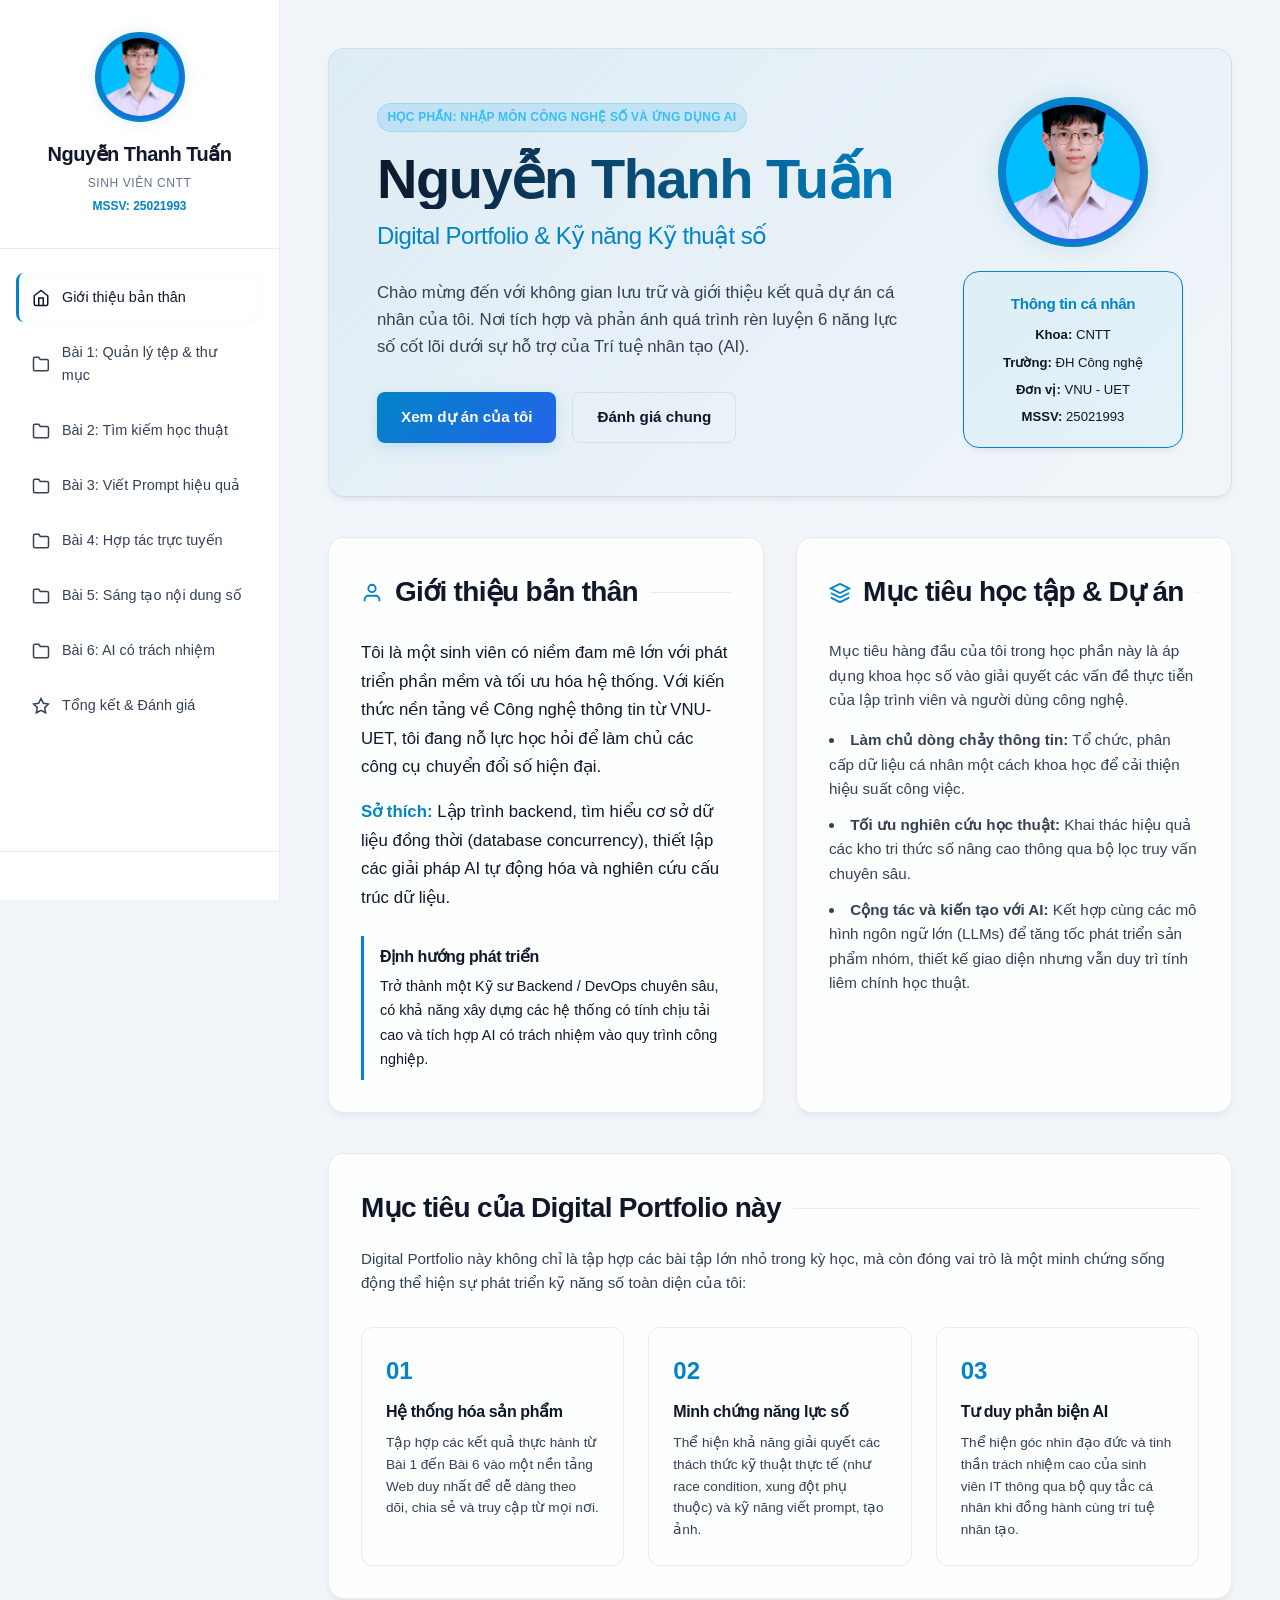
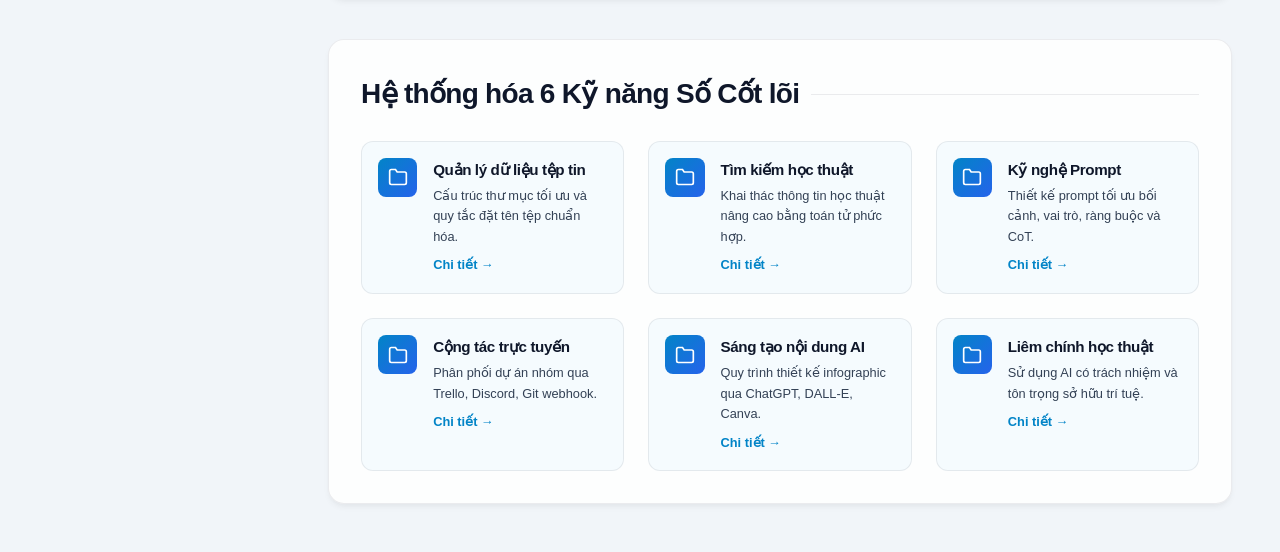
<file: index.html>
﻿<!DOCTYPE html>
<html lang="vi" data-theme="light">
<head>
    <meta charset="UTF-8">
    <meta name="viewport" content="width=device-width, initial-scale=1.0">
    <title>Trang Giới Thiệu | Nguyễn Thanh Tuấn - Digital Portfolio</title>
    <meta name="description" content="Digital Portfolio của Nguyễn Thanh Tuấn - Sinh viên ngành CNTT tại Trường Đại học Công nghệ (VNU-UET). Nơi trưng bày các sản phẩm môn học Nhập môn Công nghệ số và AI.">
    <link rel="stylesheet" href="assets/css/style.css">
</head>
<body>
    <div class="app-container">
        
        <!-- Mobile Header Bar -->
        <header class="mobile-header">
            <h3 class="mobile-title">Tuấn's Portfolio</h3>
            <button class="menu-hamburger" id="hamburger-btn" aria-label="Mở menu">
                <svg viewBox="0 0 24 24" width="24" height="24" stroke="currentColor" stroke-width="2" fill="none">
                    <line x1="3" y1="12" x2="21" y2="12"></line>
                    <line x1="3" y1="6" x2="21" y2="6"></line>
                    <line x1="3" y1="18" x2="21" y2="18"></line>
                </svg>
            </button>
        </header>

        <!-- Sidebar Navigation -->
        <aside class="sidebar" id="sidebar">
            <div class="sidebar-header">
                <img src="assets/images/avatar.png" alt="Nguyễn Thanh Tuấn" class="sidebar-avatar">
                <h3 class="sidebar-title">Nguyễn Thanh Tuấn</h3>
                <span class="sidebar-subtitle">Sinh viên CNTT</span>
                <span style="font-size: 0.75rem; color: var(--accent-primary); margin-top: 0.25rem; font-weight: bold; font-family: var(--font-heading);">MSSV: 25021993</span>
            </div>
            <nav class="sidebar-menu">
                <a href="index.html" class="menu-item active">
                    <svg viewBox="0 0 24 24"><path d="M3 9l9-7 9 7v11a2 2 0 0 1-2 2H5a2 2 0 0 1-2-2z"></path><polyline points="9 22 9 12 15 12 15 22"></polyline></svg>
                    Giới thiệu bản thân
                </a>
                <a href="project1.html" class="menu-item">
                    <svg viewBox="0 0 24 24"><path d="M22 19a2 2 0 0 1-2 2H4a2 2 0 0 1-2-2V5a2 2 0 0 1 2-2h5l2 3h9a2 2 0 0 1 2 2z"></path></svg>
                    Bài 1: Quản lý tệp & thư mục
                </a>
                <a href="project2.html" class="menu-item">
                    <svg viewBox="0 0 24 24"><path d="M22 19a2 2 0 0 1-2 2H4a2 2 0 0 1-2-2V5a2 2 0 0 1 2-2h5l2 3h9a2 2 0 0 1 2 2z"></path></svg>
                    Bài 2: Tìm kiếm học thuật
                </a>
                <a href="project3.html" class="menu-item">
                    <svg viewBox="0 0 24 24"><path d="M22 19a2 2 0 0 1-2 2H4a2 2 0 0 1-2-2V5a2 2 0 0 1 2-2h5l2 3h9a2 2 0 0 1 2 2z"></path></svg>
                    Bài 3: Viết Prompt hiệu quả
                </a>
                <a href="project4.html" class="menu-item">
                    <svg viewBox="0 0 24 24"><path d="M22 19a2 2 0 0 1-2 2H4a2 2 0 0 1-2-2V5a2 2 0 0 1 2-2h5l2 3h9a2 2 0 0 1 2 2z"></path></svg>
                    Bài 4: Hợp tác trực tuyến
                </a>
                <a href="project5.html" class="menu-item">
                    <svg viewBox="0 0 24 24"><path d="M22 19a2 2 0 0 1-2 2H4a2 2 0 0 1-2-2V5a2 2 0 0 1 2-2h5l2 3h9a2 2 0 0 1 2 2z"></path></svg>
                    Bài 5: Sáng tạo nội dung số
                </a>
                <a href="project6.html" class="menu-item">
                    <svg viewBox="0 0 24 24"><path d="M22 19a2 2 0 0 1-2 2H4a2 2 0 0 1-2-2V5a2 2 0 0 1 2-2h5l2 3h9a2 2 0 0 1 2 2z"></path></svg>
                    Bài 6: AI có trách nhiệm
                </a>
                <a href="summary.html" class="menu-item">
                    <svg viewBox="0 0 24 24"><polygon points="12 2 15.09 8.26 22 9.27 17 14.14 18.18 21.02 12 17.77 5.82 21.02 7 14.14 2 9.27 8.91 8.26 12 2"></polygon></svg>
                    Tổng kết & Đánh giá
                </a>
            </nav>
            <div class="sidebar-footer">
                
            </div>
        </aside>

        <!-- Main Content Area -->
        <main class="main-content">
            
            <!-- Hero Header -->
            <section class="glass-card" style="padding: 3rem; background: linear-gradient(135deg, rgba(2, 132, 199, 0.08) 0%, rgba(241, 245, 249, 0.95) 100%); display: flex; align-items: center; gap: 3rem; flex-wrap: wrap;">
                <div style="flex: 1; min-width: 300px;">
                    <span class="badge badge-info" style="margin-bottom: 1rem;">Học phần: Nhập môn Công nghệ số và ứng dụng AI</span>
                    <h1 class="page-title" style="font-size: 3.5rem; margin-bottom: 0.5rem; line-height: 1.1;">Nguyễn Thanh Tuấn</h1>
                    <h2 style="font-size: 1.5rem; color: var(--accent-primary); font-weight: 500; margin-bottom: 1.5rem;">Digital Portfolio & Kỹ năng Kỹ thuật số</h2>
                    <p style="font-size: 1.05rem; margin-bottom: 2rem; max-width: 600px;">
                        Chào mừng đến với không gian lưu trữ và giới thiệu kết quả dự án cá nhân của tôi. Nơi tích hợp và phản ánh quá trình rèn luyện 6 năng lực số cốt lõi dưới sự hỗ trợ của Trí tuệ nhân tạo (AI).
                    </p>
                    <div style="display: flex; gap: 1rem; flex-wrap: wrap;">
                        <a href="project1.html" class="btn btn-primary">Xem dự án của tôi</a>
                        <a href="summary.html" class="btn btn-secondary">Đánh giá chung</a>
                    </div>
                </div>
                <div style="text-align: center; width: 220px; margin: 0 auto; display: flex; flex-direction: column; gap: 1.5rem; align-items: center;">
                    <div style="width: 150px; height: 150px; border-radius: 50%; border: 4px solid var(--accent-primary); padding: 4px; background: var(--accent-gradient); box-shadow: 0 0 25px var(--accent-glow); overflow: hidden;">
                        <img src="assets/images/avatar.png" alt="Nguyễn Thanh Tuấn" style="width: 100%; height: 100%; object-fit: cover; border-radius: 50%;">
                    </div>
                    <div class="glass-card" style="padding: 1.25rem 1.5rem; border-color: var(--accent-primary); background: rgba(14, 165, 233, 0.05); text-align: center; width: 100%;">
                        <h4 style="color: var(--accent-primary); margin-bottom: 0.5rem; font-size: 0.95rem;">Thông tin cá nhân</h4>
                        <p style="font-size: 0.82rem; margin-bottom: 0.4rem; color: var(--text-primary);"><strong>Khoa:</strong> CNTT</p>
                        <p style="font-size: 0.82rem; margin-bottom: 0.4rem; color: var(--text-primary);"><strong>Trường:</strong> ĐH Công nghệ</p>
                        <p style="font-size: 0.82rem; margin-bottom: 0.4rem; color: var(--text-primary);"><strong>Đơn vị:</strong> VNU - UET</p>
                        <p style="font-size: 0.82rem; color: var(--text-primary); margin-bottom: 0;"><strong>MSSV:</strong> 25021993</p>
                    </div>
                </div>
            </section>

            <!-- About and Goals Grid -->
            <section class="grid-2">
                <div class="glass-card about-card">
                    <h3 class="section-title">
                        <svg viewBox="0 0 24 24" width="22" height="22" stroke="var(--accent-primary)" stroke-width="2" fill="none" style="vertical-align: middle;"><path d="M20 21v-2a4 4 0 0 0-4-4H8a4 4 0 0 0-4 4v2"></path><circle cx="12" cy="7" r="4"></circle></svg>
                        Giới thiệu bản thân
                    </h3>
                    <p style="margin-bottom: 1rem;">
                        Tôi là một sinh viên có niềm đam mê lớn với phát triển phần mềm và tối ưu hóa hệ thống. Với kiến thức nền tảng về Công nghệ thông tin từ VNU-UET, tôi đang nỗ lực học hỏi để làm chủ các công cụ chuyển đổi số hiện đại.
                    </p>
                    <p style="margin-bottom: 1.5rem;">
                        <strong>Sở thích:</strong> Lập trình backend, tìm hiểu cơ sở dữ liệu đồng thời (database concurrency), thiết lập các giải pháp AI tự động hóa và nghiên cứu cấu trúc dữ liệu.
                    </p>
                    <div style="border-left: 3px solid var(--accent-primary); padding-left: 1rem; margin-top: 1rem; background: rgba(255,255,255,0.01); padding-top: 0.5rem; padding-bottom: 0.5rem;">
                        <h4 style="font-size: 1rem; margin-bottom: 0.25rem;">Định hướng phát triển</h4>
                        <p style="font-size: 0.9rem;">Trở thành một Kỹ sư Backend / DevOps chuyên sâu, có khả năng xây dựng các hệ thống có tính chịu tải cao và tích hợp AI có trách nhiệm vào quy trình công nghiệp.</p>
                    </div>
                </div>

                <div class="glass-card">
                    <h3 class="section-title">
                        <svg viewBox="0 0 24 24" width="22" height="22" stroke="var(--accent-primary)" stroke-width="2" fill="none" style="vertical-align: middle;"><polygon points="12 2 2 7 12 12 22 7 12 2"></polygon><polyline points="2 17 12 22 22 17"></polyline><polyline points="2 12 12 17 22 12"></polyline></svg>
                        Mục tiêu học tập & Dự án
                    </h3>
                    <p style="margin-bottom: 1rem;">
                        Mục tiêu hàng đầu của tôi trong học phần này là áp dụng khoa học số vào giải quyết các vấn đề thực tiễn của lập trình viên và người dùng công nghệ.
                    </p>
                    <ul style="display: flex; flex-direction: column; gap: 0.75rem; color: var(--text-secondary);">
                        <li>
                            <strong>Làm chủ dòng chảy thông tin:</strong> Tổ chức, phân cấp dữ liệu cá nhân một cách khoa học để cải thiện hiệu suất công việc.
                        </li>
                        <li>
                            <strong>Tối ưu nghiên cứu học thuật:</strong> Khai thác hiệu quả các kho tri thức số nâng cao thông qua bộ lọc truy vấn chuyên sâu.
                        </li>
                        <li>
                            <strong>Cộng tác và kiến tạo với AI:</strong> Kết hợp cùng các mô hình ngôn ngữ lớn (LLMs) để tăng tốc phát triển sản phẩm nhóm, thiết kế giao diện nhưng vẫn duy trì tính liêm chính học thuật.
                        </li>
                    </ul>
                </div>
            </section>

            <!-- Objectives of this Portfolio -->
            <section class="glass-card">
                <h3 class="section-title" style="margin-bottom: 1rem;">Mục tiêu của Digital Portfolio này</h3>
                <p style="margin-bottom: 2rem;">Digital Portfolio này không chỉ là tập hợp các bài tập lớn nhỏ trong kỳ học, mà còn đóng vai trò là một minh chứng sống động thể hiện sự phát triển kỹ năng số toàn diện của tôi:</p>
                <div class="grid-3">
                    <div style="background: rgba(255,255,255,0.01); padding: 1.5rem; border-radius: 0.75rem; border: 1px solid var(--card-border);">
                        <div style="color: var(--accent-primary); font-size: 1.5rem; font-weight: bold; margin-bottom: 0.5rem;">01</div>
                        <h4 style="margin-bottom: 0.5rem;">Hệ thống hóa sản phẩm</h4>
                        <p style="font-size: 0.85rem;">Tập hợp các kết quả thực hành từ Bài 1 đến Bài 6 vào một nền tảng Web duy nhất để dễ dàng theo dõi, chia sẻ và truy cập từ mọi nơi.</p>
                    </div>
                    <div style="background: rgba(255,255,255,0.01); padding: 1.5rem; border-radius: 0.75rem; border: 1px solid var(--card-border);">
                        <div style="color: var(--accent-primary); font-size: 1.5rem; font-weight: bold; margin-bottom: 0.5rem;">02</div>
                        <h4 style="margin-bottom: 0.5rem;">Minh chứng năng lực số</h4>
                        <p style="font-size: 0.85rem;">Thể hiện khả năng giải quyết các thách thức kỹ thuật thực tế (như race condition, xung đột phụ thuộc) và kỹ năng viết prompt, tạo ảnh.</p>
                    </div>
                    <div style="background: rgba(255,255,255,0.01); padding: 1.5rem; border-radius: 0.75rem; border: 1px solid var(--card-border);">
                        <div style="color: var(--accent-primary); font-size: 1.5rem; font-weight: bold; margin-bottom: 0.5rem;">03</div>
                        <h4 style="margin-bottom: 0.5rem;">Tư duy phản biện AI</h4>
                        <p style="font-size: 0.85rem;">Thể hiện góc nhìn đạo đức và tinh thần trách nhiệm cao của sinh viên IT thông qua bộ quy tắc cá nhân khi đồng hành cùng trí tuệ nhân tạo.</p>
                    </div>
                </div>
            </section>

            <!-- Skills overview -->
            <section class="glass-card">
                <h3 class="section-title">Hệ thống hóa 6 Kỹ năng Số Cốt lõi</h3>
                <div class="grid-3" style="margin-top: 1.5rem;">
                    <!-- Skill 1 -->
                    <div style="display: flex; gap: 1rem; align-items: flex-start; padding: 1rem; background: rgba(14, 165, 233, 0.03); border-radius: 0.75rem; border: 1px solid var(--card-border);">
                        <div style="background: var(--accent-gradient); color: white; padding: 0.6rem; border-radius: 0.5rem; display: flex; align-items: center; justify-content: center;">
                            <svg viewBox="0 0 24 24" width="20" height="20" stroke="currentColor" stroke-width="2" fill="none"><path d="M22 19a2 2 0 0 1-2 2H4a2 2 0 0 1-2-2V5a2 2 0 0 1 2-2h5l2 3h9a2 2 0 0 1 2 2z"></path></svg>
                        </div>
                        <div>
                            <h4 style="margin-bottom: 0.25rem; font-size: 0.95rem;">Quản lý dữ liệu tệp tin</h4>
                            <p style="font-size: 0.8rem;">Cấu trúc thư mục tối ưu và quy tắc đặt tên tệp chuẩn hóa.</p>
                            <a href="project1.html" style="font-size: 0.8rem; font-weight: 600; display: inline-flex; align-items: center; gap: 0.25rem; margin-top: 0.5rem;">Chi tiết &rarr;</a>
                        </div>
                    </div>
                    <!-- Skill 2 -->
                    <div style="display: flex; gap: 1rem; align-items: flex-start; padding: 1rem; background: rgba(14, 165, 233, 0.03); border-radius: 0.75rem; border: 1px solid var(--card-border);">
                        <div style="background: var(--accent-gradient); color: white; padding: 0.6rem; border-radius: 0.5rem; display: flex; align-items: center; justify-content: center;">
                            <svg viewBox="0 0 24 24" width="20" height="20" stroke="currentColor" stroke-width="2" fill="none"><path d="M22 19a2 2 0 0 1-2 2H4a2 2 0 0 1-2-2V5a2 2 0 0 1 2-2h5l2 3h9a2 2 0 0 1 2 2z"></path></svg>
                        </div>
                        <div>
                            <h4 style="margin-bottom: 0.25rem; font-size: 0.95rem;">Tìm kiếm học thuật</h4>
                            <p style="font-size: 0.8rem;">Khai thác thông tin học thuật nâng cao bằng toán tử phức hợp.</p>
                            <a href="project2.html" style="font-size: 0.8rem; font-weight: 600; display: inline-flex; align-items: center; gap: 0.25rem; margin-top: 0.5rem;">Chi tiết &rarr;</a>
                        </div>
                    </div>
                    <!-- Skill 3 -->
                    <div style="display: flex; gap: 1rem; align-items: flex-start; padding: 1rem; background: rgba(14, 165, 233, 0.03); border-radius: 0.75rem; border: 1px solid var(--card-border);">
                        <div style="background: var(--accent-gradient); color: white; padding: 0.6rem; border-radius: 0.5rem; display: flex; align-items: center; justify-content: center;">
                            <svg viewBox="0 0 24 24" width="20" height="20" stroke="currentColor" stroke-width="2" fill="none"><path d="M22 19a2 2 0 0 1-2 2H4a2 2 0 0 1-2-2V5a2 2 0 0 1 2-2h5l2 3h9a2 2 0 0 1 2 2z"></path></svg>
                        </div>
                        <div>
                            <h4 style="margin-bottom: 0.25rem; font-size: 0.95rem;">Kỹ nghệ Prompt</h4>
                            <p style="font-size: 0.8rem;">Thiết kế prompt tối ưu bối cảnh, vai trò, ràng buộc và CoT.</p>
                            <a href="project3.html" style="font-size: 0.8rem; font-weight: 600; display: inline-flex; align-items: center; gap: 0.25rem; margin-top: 0.5rem;">Chi tiết &rarr;</a>
                        </div>
                    </div>
                    <!-- Skill 4 -->
                    <div style="display: flex; gap: 1rem; align-items: flex-start; padding: 1rem; background: rgba(14, 165, 233, 0.03); border-radius: 0.75rem; border: 1px solid var(--card-border);">
                        <div style="background: var(--accent-gradient); color: white; padding: 0.6rem; border-radius: 0.5rem; display: flex; align-items: center; justify-content: center;">
                            <svg viewBox="0 0 24 24" width="20" height="20" stroke="currentColor" stroke-width="2" fill="none"><path d="M22 19a2 2 0 0 1-2 2H4a2 2 0 0 1-2-2V5a2 2 0 0 1 2-2h5l2 3h9a2 2 0 0 1 2 2z"></path></svg>
                        </div>
                        <div>
                            <h4 style="margin-bottom: 0.25rem; font-size: 0.95rem;">Cộng tác trực tuyến</h4>
                            <p style="font-size: 0.8rem;">Phân phối dự án nhóm qua Trello, Discord, Git webhook.</p>
                            <a href="project4.html" style="font-size: 0.8rem; font-weight: 600; display: inline-flex; align-items: center; gap: 0.25rem; margin-top: 0.5rem;">Chi tiết &rarr;</a>
                        </div>
                    </div>
                    <!-- Skill 5 -->
                    <div style="display: flex; gap: 1rem; align-items: flex-start; padding: 1rem; background: rgba(14, 165, 233, 0.03); border-radius: 0.75rem; border: 1px solid var(--card-border);">
                        <div style="background: var(--accent-gradient); color: white; padding: 0.6rem; border-radius: 0.5rem; display: flex; align-items: center; justify-content: center;">
                            <svg viewBox="0 0 24 24" width="20" height="20" stroke="currentColor" stroke-width="2" fill="none"><path d="M22 19a2 2 0 0 1-2 2H4a2 2 0 0 1-2-2V5a2 2 0 0 1 2-2h5l2 3h9a2 2 0 0 1 2 2z"></path></svg>
                        </div>
                        <div>
                            <h4 style="margin-bottom: 0.25rem; font-size: 0.95rem;">Sáng tạo nội dung AI</h4>
                            <p style="font-size: 0.8rem;">Quy trình thiết kế infographic qua ChatGPT, DALL-E, Canva.</p>
                            <a href="project5.html" style="font-size: 0.8rem; font-weight: 600; display: inline-flex; align-items: center; gap: 0.25rem; margin-top: 0.5rem;">Chi tiết &rarr;</a>
                        </div>
                    </div>
                    <!-- Skill 6 -->
                    <div style="display: flex; gap: 1rem; align-items: flex-start; padding: 1rem; background: rgba(14, 165, 233, 0.03); border-radius: 0.75rem; border: 1px solid var(--card-border);">
                        <div style="background: var(--accent-gradient); color: white; padding: 0.6rem; border-radius: 0.5rem; display: flex; align-items: center; justify-content: center;">
                            <svg viewBox="0 0 24 24" width="20" height="20" stroke="currentColor" stroke-width="2" fill="none"><path d="M22 19a2 2 0 0 1-2 2H4a2 2 0 0 1-2-2V5a2 2 0 0 1 2-2h5l2 3h9a2 2 0 0 1 2 2z"></path></svg>
                        </div>
                        <div>
                            <h4 style="margin-bottom: 0.25rem; font-size: 0.95rem;">Liêm chính học thuật</h4>
                            <p style="font-size: 0.8rem;">Sử dụng AI có trách nhiệm và tôn trọng sở hữu trí tuệ.</p>
                            <a href="project6.html" style="font-size: 0.8rem; font-weight: 600; display: inline-flex; align-items: center; gap: 0.25rem; margin-top: 0.5rem;">Chi tiết &rarr;</a>
                        </div>
                    </div>
                </div>
            </section>

        </main>
    </div>

    <script src="assets/js/main.js"></script>
</body>
</html>
</file>
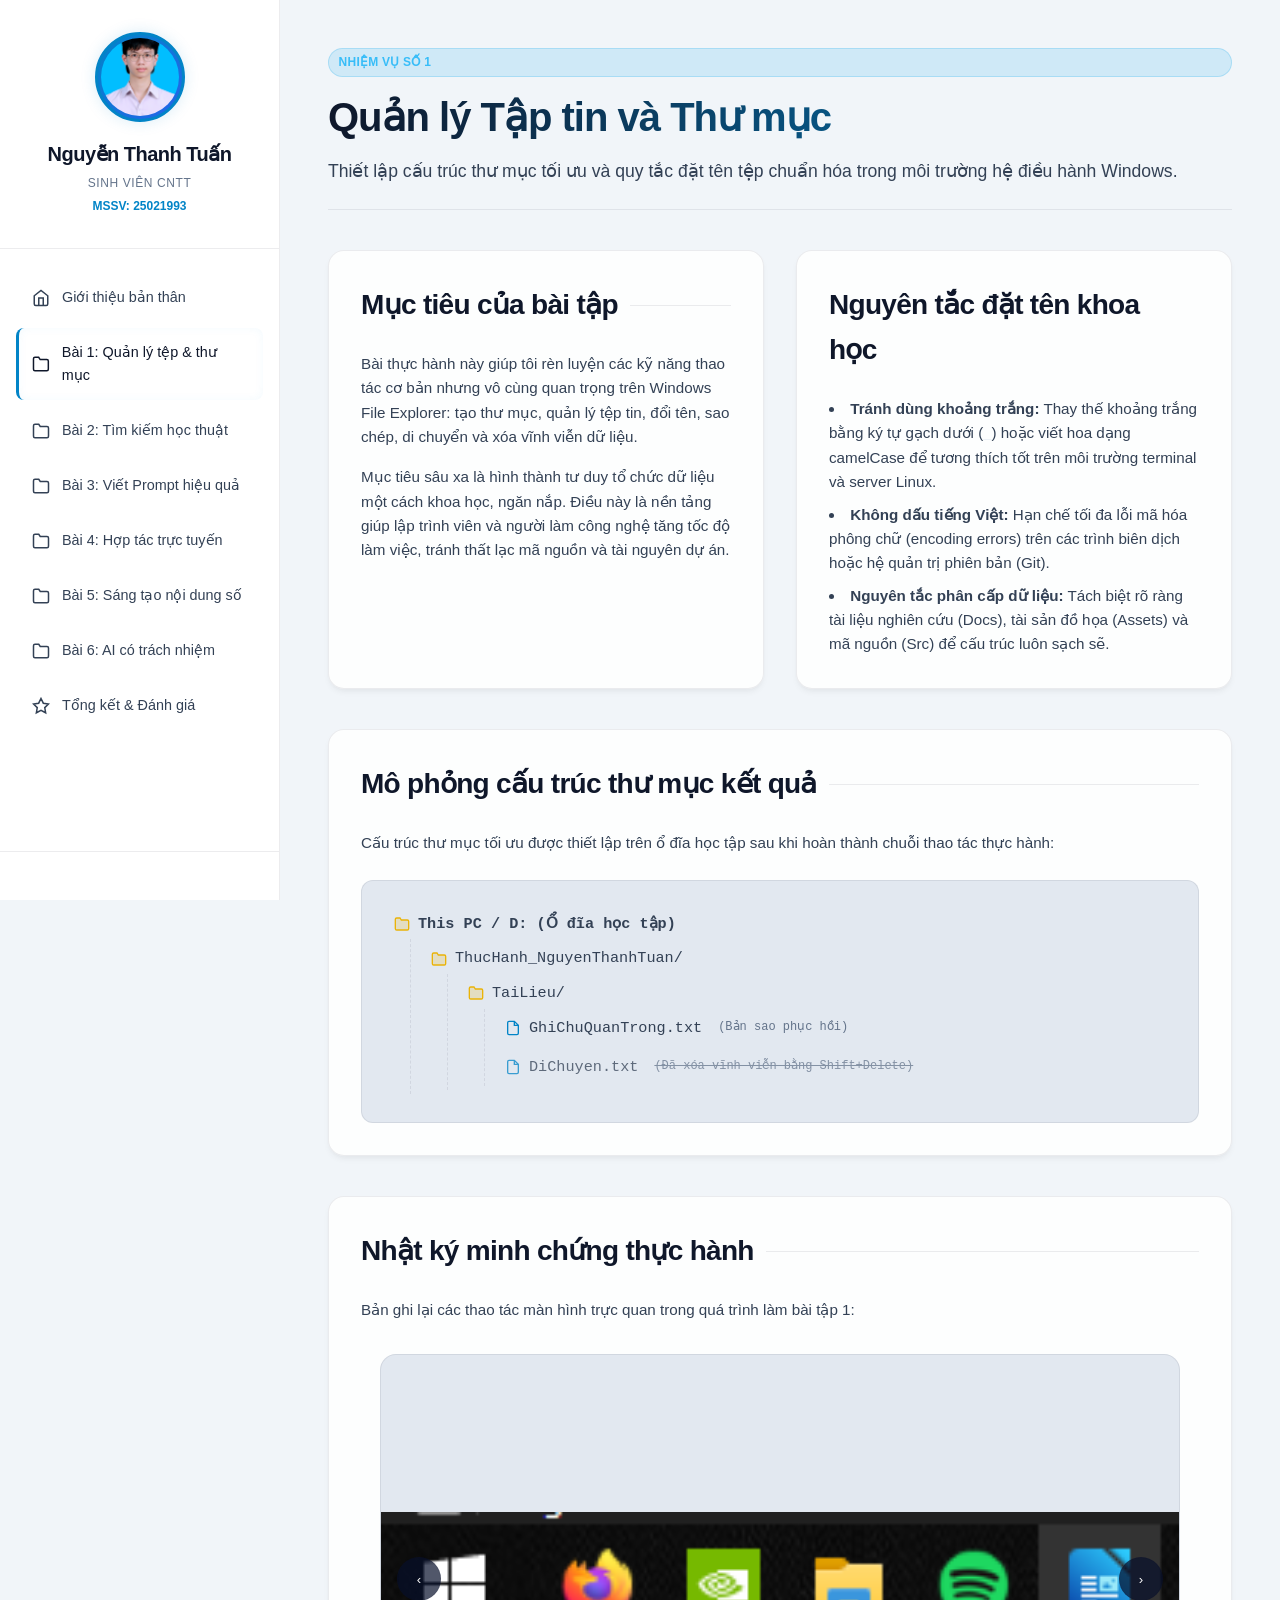
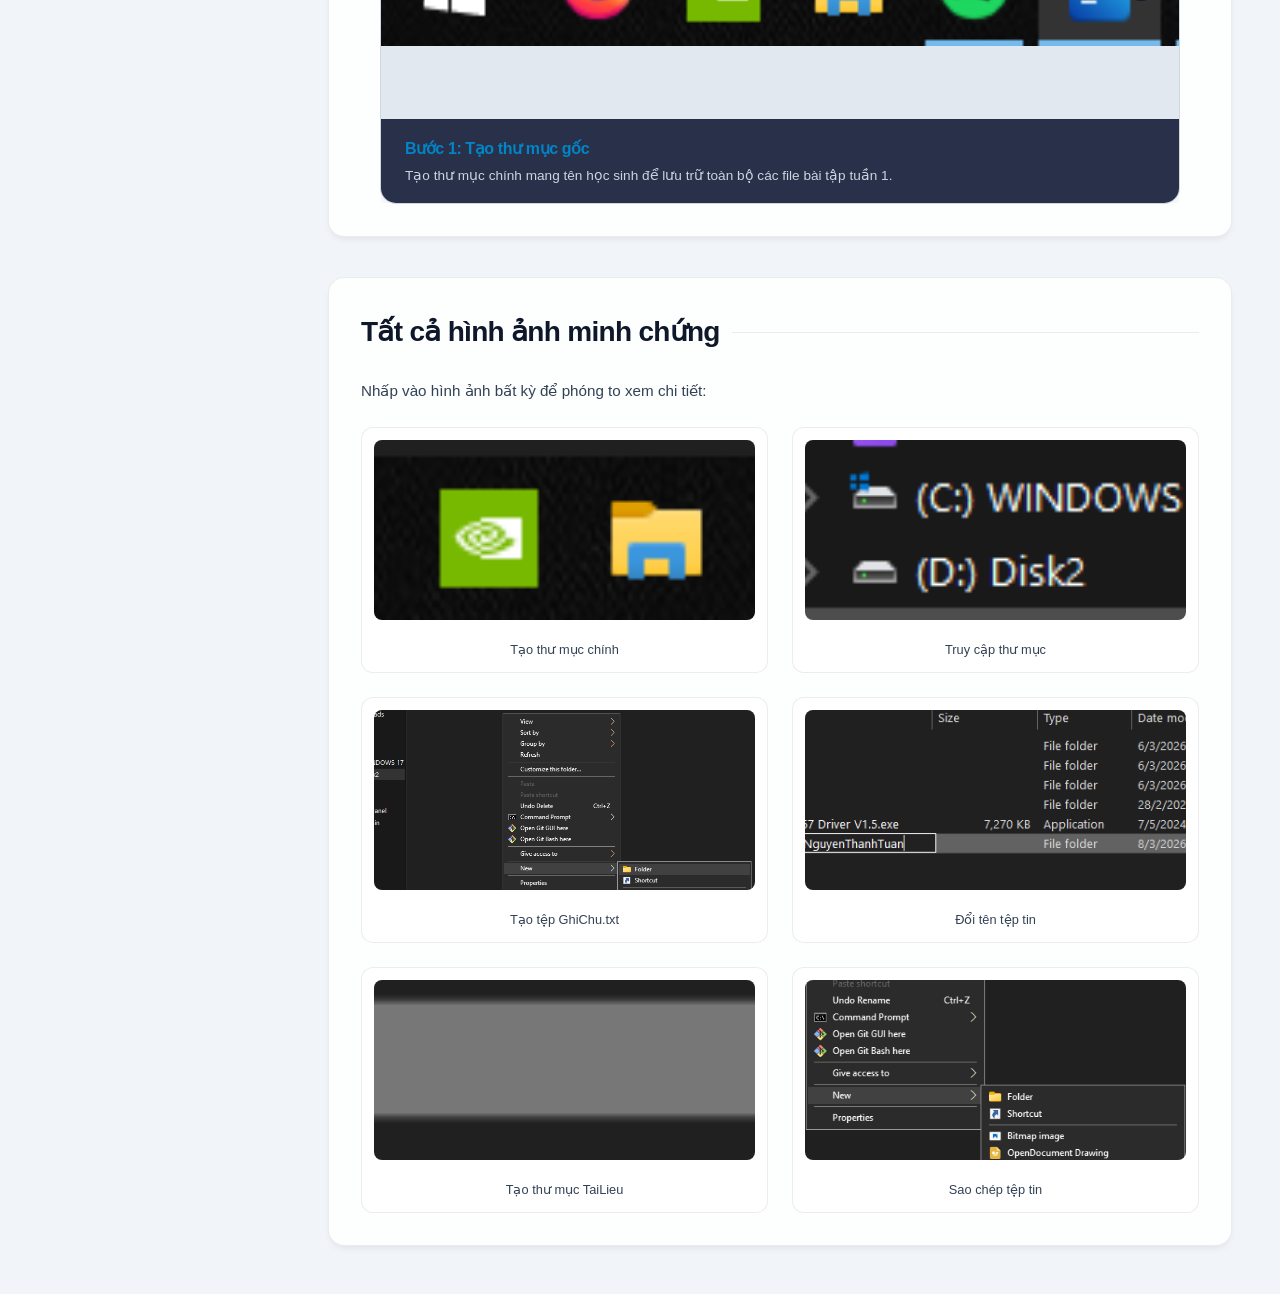
<file: project1.html>
﻿<!DOCTYPE html>
<html lang="vi" data-theme="light">
<head>
    <meta charset="UTF-8">
    <meta name="viewport" content="width=device-width, initial-scale=1.0">
    <title>Bài 1: Quản lý Tệp & Thư mục | Nguyễn Thanh Tuấn</title>
    <link rel="stylesheet" href="assets/css/style.css">
</head>
<body>
    <div class="app-container">
        
        <!-- Mobile Header Bar -->
        <header class="mobile-header">
            <h3 class="mobile-title">Tuấn's Portfolio</h3>
            <button class="menu-hamburger" id="hamburger-btn" aria-label="Mở menu">
                <svg viewBox="0 0 24 24" width="24" height="24" stroke="currentColor" stroke-width="2" fill="none">
                    <line x1="3" y1="12" x2="21" y2="12"></line>
                    <line x1="3" y1="6" x2="21" y2="6"></line>
                    <line x1="3" y1="18" x2="21" y2="18"></line>
                </svg>
            </button>
        </header>

        <!-- Sidebar Navigation -->
        <aside class="sidebar" id="sidebar">
            <div class="sidebar-header">
                <img src="assets/images/avatar.png" alt="Nguyễn Thanh Tuấn" class="sidebar-avatar">
                <h3 class="sidebar-title">Nguyễn Thanh Tuấn</h3>
                <span class="sidebar-subtitle">Sinh viên CNTT</span>
                <span style="font-size: 0.75rem; color: var(--accent-primary); margin-top: 0.25rem; font-weight: bold; font-family: var(--font-heading);">MSSV: 25021993</span>
            </div>
            <nav class="sidebar-menu">
                <a href="index.html" class="menu-item">
                    <svg viewBox="0 0 24 24"><path d="M3 9l9-7 9 7v11a2 2 0 0 1-2 2H5a2 2 0 0 1-2-2z"></path><polyline points="9 22 9 12 15 12 15 22"></polyline></svg>
                    Giới thiệu bản thân
                </a>
                <a href="project1.html" class="menu-item active">
                    <svg viewBox="0 0 24 24"><path d="M22 19a2 2 0 0 1-2 2H4a2 2 0 0 1-2-2V5a2 2 0 0 1 2-2h5l2 3h9a2 2 0 0 1 2 2z"></path></svg>
                    Bài 1: Quản lý tệp & thư mục
                </a>
                <a href="project2.html" class="menu-item">
                    <svg viewBox="0 0 24 24"><path d="M22 19a2 2 0 0 1-2 2H4a2 2 0 0 1-2-2V5a2 2 0 0 1 2-2h5l2 3h9a2 2 0 0 1 2 2z"></path></svg>
                    Bài 2: Tìm kiếm học thuật
                </a>
                <a href="project3.html" class="menu-item">
                    <svg viewBox="0 0 24 24"><path d="M22 19a2 2 0 0 1-2 2H4a2 2 0 0 1-2-2V5a2 2 0 0 1 2-2h5l2 3h9a2 2 0 0 1 2 2z"></path></svg>
                    Bài 3: Viết Prompt hiệu quả
                </a>
                <a href="project4.html" class="menu-item">
                    <svg viewBox="0 0 24 24"><path d="M22 19a2 2 0 0 1-2 2H4a2 2 0 0 1-2-2V5a2 2 0 0 1 2-2h5l2 3h9a2 2 0 0 1 2 2z"></path></svg>
                    Bài 4: Hợp tác trực tuyến
                </a>
                <a href="project5.html" class="menu-item">
                    <svg viewBox="0 0 24 24"><path d="M22 19a2 2 0 0 1-2 2H4a2 2 0 0 1-2-2V5a2 2 0 0 1 2-2h5l2 3h9a2 2 0 0 1 2 2z"></path></svg>
                    Bài 5: Sáng tạo nội dung số
                </a>
                <a href="project6.html" class="menu-item">
                    <svg viewBox="0 0 24 24"><path d="M22 19a2 2 0 0 1-2 2H4a2 2 0 0 1-2-2V5a2 2 0 0 1 2-2h5l2 3h9a2 2 0 0 1 2 2z"></path></svg>
                    Bài 6: AI có trách nhiệm
                </a>
                <a href="summary.html" class="menu-item">
                    <svg viewBox="0 0 24 24"><polygon points="12 2 15.09 8.26 22 9.27 17 14.14 18.18 21.02 12 17.77 5.82 21.02 7 14.14 2 9.27 8.91 8.26 12 2"></polygon></svg>
                    Tổng kết & Đánh giá
                </a>
            </nav>
            <div class="sidebar-footer">
                
            </div>
        </aside>

        <!-- Main Content Area -->
        <main class="main-content">
            
            <!-- Header -->
            <header class="page-header">
                <span class="badge badge-info">Nhiệm vụ số 1</span>
                <h1 class="page-title">Quản lý Tập tin và Thư mục</h1>
                <p class="page-subtitle">Thiết lập cấu trúc thư mục tối ưu và quy tắc đặt tên tệp chuẩn hóa trong môi trường hệ điều hành Windows.</p>
            </header>

            <!-- Objectives & Rationale -->
            <section class="grid-2">
                <div class="glass-card">
                    <h3 class="section-title">Mục tiêu của bài tập</h3>
                    <p style="margin-bottom: 1rem;">
                        Bài thực hành này giúp tôi rèn luyện các kỹ năng thao tác cơ bản nhưng vô cùng quan trọng trên Windows File Explorer: tạo thư mục, quản lý tệp tin, đổi tên, sao chép, di chuyển và xóa vĩnh viễn dữ liệu.
                    </p>
                    <p>
                        Mục tiêu sâu xa là hình thành tư duy tổ chức dữ liệu một cách khoa học, ngăn nắp. Điều này là nền tảng giúp lập trình viên và người làm công nghệ tăng tốc độ làm việc, tránh thất lạc mã nguồn và tài nguyên dự án.
                    </p>
                </div>

                <div class="glass-card">
                    <h3 class="section-title">Nguyên tắc đặt tên khoa học</h3>
                    <ul style="display: flex; flex-direction: column; gap: 0.5rem; color: var(--text-secondary);">
                        <li>
                            <strong>Tránh dùng khoảng trắng:</strong> Thay thế khoảng trắng bằng ký tự gạch dưới (<code>_</code>) hoặc viết hoa dạng camelCase để tương thích tốt trên môi trường terminal và server Linux.
                        </li>
                        <li>
                            <strong>Không dấu tiếng Việt:</strong> Hạn chế tối đa lỗi mã hóa phông chữ (encoding errors) trên các trình biên dịch hoặc hệ quản trị phiên bản (Git).
                        </li>
                        <li>
                            <strong>Nguyên tắc phân cấp dữ liệu:</strong> Tách biệt rõ ràng tài liệu nghiên cứu (Docs), tài sản đồ họa (Assets) và mã nguồn (Src) để cấu trúc luôn sạch sẽ.
                        </li>
                    </ul>
                </div>
            </section>

            <!-- Interactive File tree explorer simulation -->
            <section class="glass-card">
                <h3 class="section-title">Mô phỏng cấu trúc thư mục kết quả</h3>
                <p style="margin-bottom: 1.5rem;">Cấu trúc thư mục tối ưu được thiết lập trên ổ đĩa học tập sau khi hoàn thành chuỗi thao tác thực hành:</p>
                
                <div class="file-explorer">
                    <ul class="folder-tree">
                        <li>
                            <div class="tree-node folder">
                                <svg viewBox="0 0 24 24" stroke="currentColor" stroke-width="2" fill="none"><path d="M22 19a2 2 0 0 1-2 2H4a2 2 0 0 1-2-2V5a2 2 0 0 1 2-2h5l2 3h9a2 2 0 0 1 2 2z"></path></svg>
                                <strong>This PC / D: (Ổ đĩa học tập)</strong>
                            </div>
                            <ul class="tree-children">
                                <li>
                                    <div class="tree-node folder">
                                        <svg viewBox="0 0 24 24" stroke="currentColor" stroke-width="2" fill="none"><path d="M22 19a2 2 0 0 1-2 2H4a2 2 0 0 1-2-2V5a2 2 0 0 1 2-2h5l2 3h9a2 2 0 0 1 2 2z"></path></svg>
                                        ThucHanh_NguyenThanhTuan/
                                    </div>
                                    <ul class="tree-children">
                                        <li>
                                            <div class="tree-node folder">
                                                <svg viewBox="0 0 24 24" stroke="currentColor" stroke-width="2" fill="none"><path d="M22 19a2 2 0 0 1-2 2H4a2 2 0 0 1-2-2V5a2 2 0 0 1 2-2h5l2 3h9a2 2 0 0 1 2 2z"></path></svg>
                                                TaiLieu/
                                            </div>
                                            <ul class="tree-children">
                                                <li>
                                                    <div class="tree-node file">
                                                        <svg viewBox="0 0 24 24" stroke="currentColor" stroke-width="2" fill="none"><path d="M14 2H6a2 2 0 0 0-2 2v16a2 2 0 0 0 2 2h12a2 2 0 0 0 2-2V8z"></path><polyline points="14 2 14 8 20 8"></polyline></svg>
                                                        GhiChuQuanTrong.txt <span style="color: var(--text-muted); font-size: 0.75rem; margin-left: 0.5rem;">(Bản sao phục hồi)</span>
                                                    </div>
                                                </li>
                                                <li>
                                                    <div class="tree-node file" style="opacity: 0.75;">
                                                        <svg viewBox="0 0 24 24" stroke="currentColor" stroke-width="2" fill="none"><path d="M14 2H6a2 2 0 0 0-2 2v16a2 2 0 0 0 2 2h12a2 2 0 0 0 2-2V8z"></path><polyline points="14 2 14 8 20 8"></polyline></svg>
                                                        DiChuyen.txt <span style="color: var(--text-muted); font-size: 0.75rem; margin-left: 0.5rem; text-decoration: line-through;">(Đã xóa vĩnh viễn bằng Shift+Delete)</span>
                                                    </div>
                                                </li>
                                            </ul>
                                        </li>
                                    </ul>
                                </li>
                            </ul>
                        </li>
                    </ul>
                </div>
            </section>

            <!-- Image Slideshow Carousel -->
            <section class="glass-card">
                <h3 class="section-title">Nhật ký minh chứng thực hành</h3>
                <p style="margin-bottom: 2rem;">Bản ghi lại các thao tác màn hình trực quan trong quá trình làm bài tập 1:</p>
                
                <div class="carousel-container">
                    <button class="carousel-btn carousel-prev" aria-label="Hình trước">&lsaquo;</button>
                    
                    <div class="carousel-slide">
                        <img src="assets/images/Bai_tap_tuan_1_image1.png" alt="Tạo thư mục ThucHanh_NguyenThanhTuan">
                        <div class="carousel-caption">
                            <h4>Bước 1: Tạo thư mục gốc</h4>
                            <p>Tạo thư mục chính mang tên học sinh để lưu trữ toàn bộ các file bài tập tuần 1.</p>
                        </div>
                    </div>
                    
                    <div class="carousel-slide">
                        <img src="assets/images/Bai_tap_tuan_1_image3.png" alt="Khởi tạo tệp tin GhiChu.txt">
                        <div class="carousel-caption">
                            <h4>Bước 2: Tạo tệp văn bản</h4>
                            <p>Tạo tệp <code>GhiChu.txt</code> bên trong thư mục học tập bằng chuột phải -> New -> Text Document.</p>
                        </div>
                    </div>
                    
                    <div class="carousel-slide">
                        <img src="assets/images/Bai_tap_tuan_1_image4.png" alt="Đổi tên tệp tin">
                        <div class="carousel-caption">
                            <h4>Bước 3: Đổi tên thành GhiChuQuanTrong.txt</h4>
                            <p>Thực hiện thao tác Rename để chuyển đổi tên tệp tin, thể hiện tính chất quan trọng của thông tin.</p>
                        </div>
                    </div>
                    
                    <div class="carousel-slide">
                        <img src="assets/images/Bai_tap_tuan_1_image6.png" alt="Sao chép tệp tin sang thư mục TaiLieu">
                        <div class="carousel-caption">
                            <h4>Bước 4: Tạo thư mục con TaiLieu & Sao chép</h4>
                            <p>Sao chép tệp <code>GhiChuQuanTrong.txt</code> và dán vào thư mục con <code>TaiLieu</code> mới tạo để tổ chức thông tin đa cấp.</p>
                        </div>
                    </div>
                    
                    <div class="carousel-slide">
                        <img src="assets/images/Bai_tap_tuan_1_image8.png" alt="Di chuyển tệp DiChuyen.txt">
                        <div class="carousel-caption">
                            <h4>Bước 5: Di chuyển tệp tin (Cut & Paste)</h4>
                            <p>Tạo tệp <code>DiChuyen.txt</code> và thực hiện di chuyển vào thư mục con, xóa bỏ hoàn toàn tệp ở thư mục gốc.</p>
                        </div>
                    </div>

                    <div class="carousel-slide">
                        <img src="assets/images/Bai_tap_tuan_1_image12.png" alt="Xóa vĩnh viễn tệp tin bằng Shift+Delete">
                        <div class="carousel-caption">
                            <h4>Bước 6: Xóa vĩnh viễn (Shift + Delete)</h4>
                            <p>Thực hiện lệnh xóa vĩnh viễn tệp tin không qua Thùng rác và khôi phục tệp bị xóa thường từ Recycle Bin.</p>
                        </div>
                    </div>
                    
                    <button class="carousel-btn carousel-next" aria-label="Hình tiếp">&rsaquo;</button>
                </div>
            </section>

            <!-- All images gallery -->
            <section class="glass-card">
                <h3 class="section-title">Tất cả hình ảnh minh chứng</h3>
                <p style="margin-bottom: 1.5rem;">Nhấp vào hình ảnh bất kỳ để phóng to xem chi tiết:</p>
                <div class="gallery-grid">
                    <div class="gallery-item">
                        <img src="assets/images/Bai_tap_tuan_1_image1.png" alt="Tạo thư mục chính">
                        <div class="gallery-caption">Tạo thư mục chính</div>
                    </div>
                    <div class="gallery-item">
                        <img src="assets/images/Bai_tap_tuan_1_image2.png" alt="Truy cập thư mục">
                        <div class="gallery-caption">Truy cập thư mục</div>
                    </div>
                    <div class="gallery-item">
                        <img src="assets/images/Bai_tap_tuan_1_image3.png" alt="Tạo GhiChu.txt">
                        <div class="gallery-caption">Tạo tệp GhiChu.txt</div>
                    </div>
                    <div class="gallery-item">
                        <img src="assets/images/Bai_tap_tuan_1_image4.png" alt="Đổi tên tệp">
                        <div class="gallery-caption">Đổi tên tệp tin</div>
                    </div>
                    <div class="gallery-item">
                        <img src="assets/images/Bai_tap_tuan_1_image5.png" alt="Tạo thư mục con">
                        <div class="gallery-caption">Tạo thư mục TaiLieu</div>
                    </div>
                    <div class="gallery-item">
                        <img src="assets/images/Bai_tap_tuan_1_image6.png" alt="Sao chép tệp">
                        <div class="gallery-caption">Sao chép tệp tin</div>
                    </div>
                </div>
            </section>

        </main>
    </div>

    <script src="assets/js/main.js"></script>
</body>
</html>
</file>
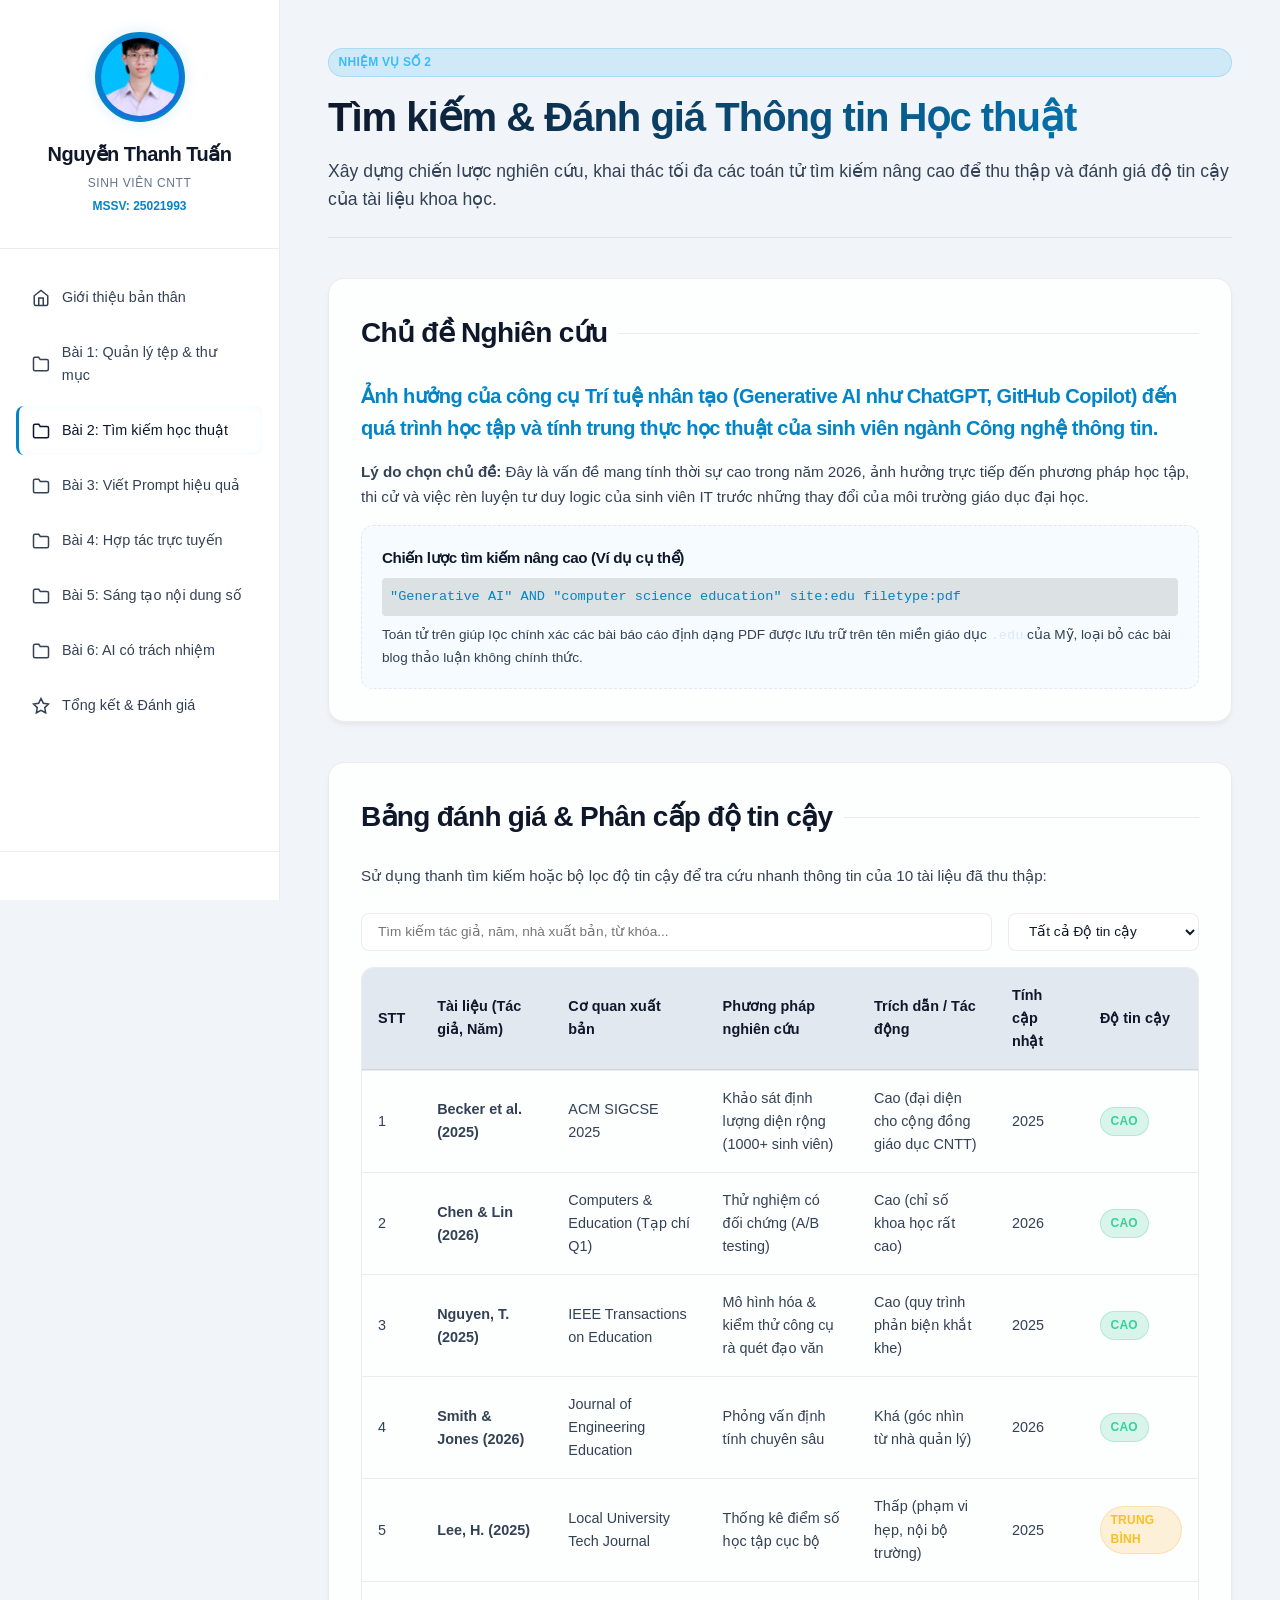
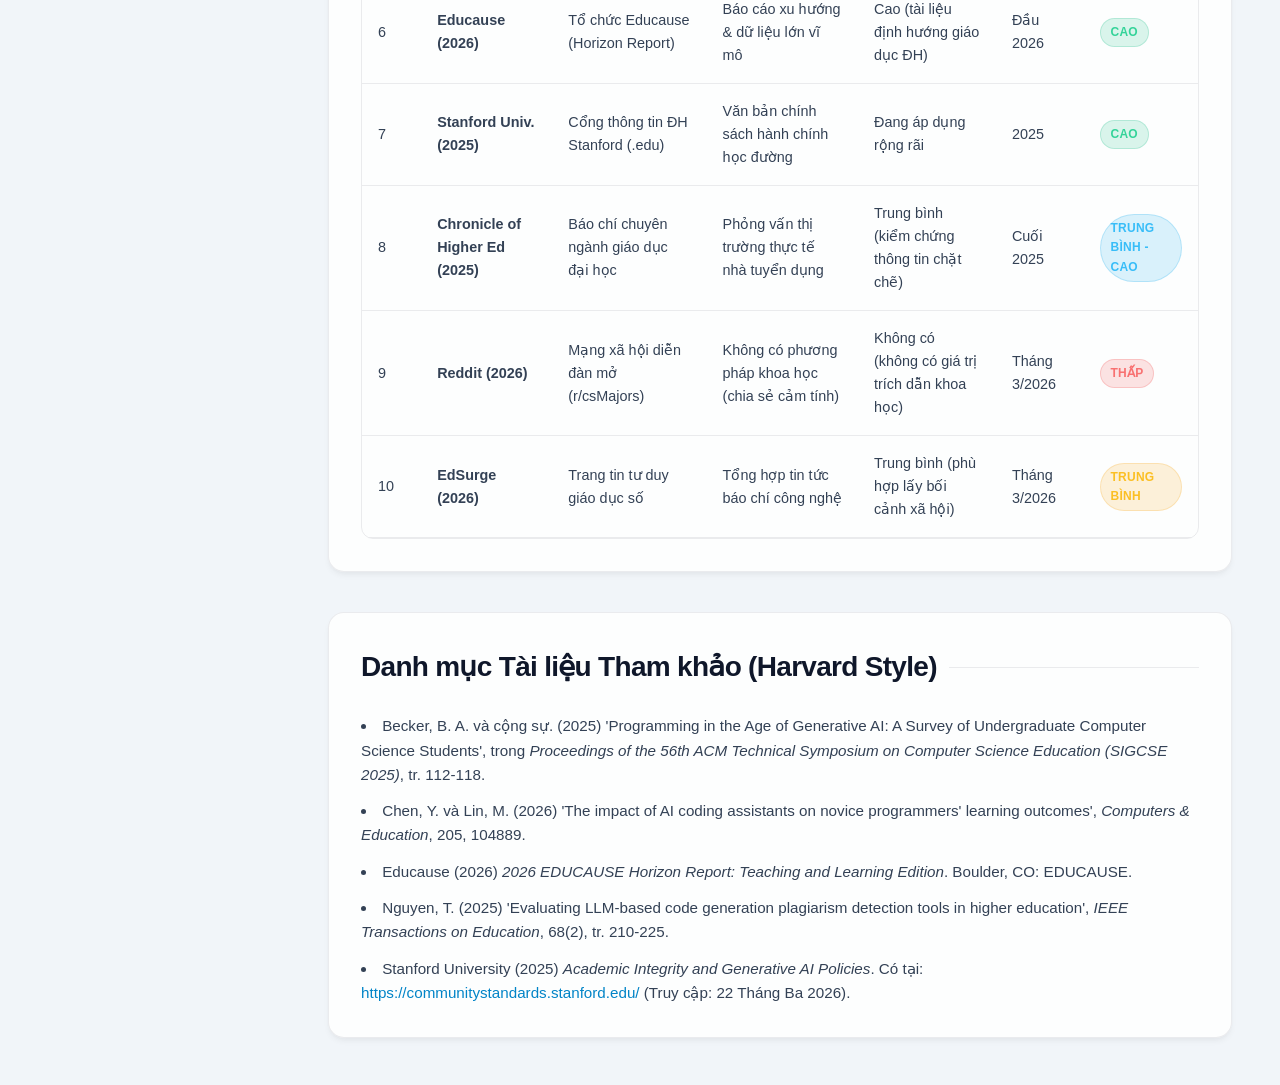
<file: project2.html>
﻿<!DOCTYPE html>
<html lang="vi" data-theme="light">
<head>
    <meta charset="UTF-8">
    <meta name="viewport" content="width=device-width, initial-scale=1.0">
    <title>Bài 2: Tìm kiếm & Đánh giá | Nguyễn Thanh Tuấn</title>
    <link rel="stylesheet" href="assets/css/style.css">
</head>
<body>
    <div class="app-container">
        
        <!-- Mobile Header Bar -->
        <header class="mobile-header">
            <h3 class="mobile-title">Tuấn's Portfolio</h3>
            <button class="menu-hamburger" id="hamburger-btn" aria-label="Mở menu">
                <svg viewBox="0 0 24 24" width="24" height="24" stroke="currentColor" stroke-width="2" fill="none">
                    <line x1="3" y1="12" x2="21" y2="12"></line>
                    <line x1="3" y1="6" x2="21" y2="6"></line>
                    <line x1="3" y1="18" x2="21" y2="18"></line>
                </svg>
            </button>
        </header>

        <!-- Sidebar Navigation -->
        <aside class="sidebar" id="sidebar">
            <div class="sidebar-header">
                <img src="assets/images/avatar.png" alt="Nguyễn Thanh Tuấn" class="sidebar-avatar">
                <h3 class="sidebar-title">Nguyễn Thanh Tuấn</h3>
                <span class="sidebar-subtitle">Sinh viên CNTT</span>
                <span style="font-size: 0.75rem; color: var(--accent-primary); margin-top: 0.25rem; font-weight: bold; font-family: var(--font-heading);">MSSV: 25021993</span>
            </div>
            <nav class="sidebar-menu">
                <a href="index.html" class="menu-item">
                    <svg viewBox="0 0 24 24"><path d="M3 9l9-7 9 7v11a2 2 0 0 1-2 2H5a2 2 0 0 1-2-2z"></path><polyline points="9 22 9 12 15 12 15 22"></polyline></svg>
                    Giới thiệu bản thân
                </a>
                <a href="project1.html" class="menu-item">
                    <svg viewBox="0 0 24 24"><path d="M22 19a2 2 0 0 1-2 2H4a2 2 0 0 1-2-2V5a2 2 0 0 1 2-2h5l2 3h9a2 2 0 0 1 2 2z"></path></svg>
                    Bài 1: Quản lý tệp & thư mục
                </a>
                <a href="project2.html" class="menu-item active">
                    <svg viewBox="0 0 24 24"><path d="M22 19a2 2 0 0 1-2 2H4a2 2 0 0 1-2-2V5a2 2 0 0 1 2-2h5l2 3h9a2 2 0 0 1 2 2z"></path></svg>
                    Bài 2: Tìm kiếm học thuật
                </a>
                <a href="project3.html" class="menu-item">
                    <svg viewBox="0 0 24 24"><path d="M22 19a2 2 0 0 1-2 2H4a2 2 0 0 1-2-2V5a2 2 0 0 1 2-2h5l2 3h9a2 2 0 0 1 2 2z"></path></svg>
                    Bài 3: Viết Prompt hiệu quả
                </a>
                <a href="project4.html" class="menu-item">
                    <svg viewBox="0 0 24 24"><path d="M22 19a2 2 0 0 1-2 2H4a2 2 0 0 1-2-2V5a2 2 0 0 1 2-2h5l2 3h9a2 2 0 0 1 2 2z"></path></svg>
                    Bài 4: Hợp tác trực tuyến
                </a>
                <a href="project5.html" class="menu-item">
                    <svg viewBox="0 0 24 24"><path d="M22 19a2 2 0 0 1-2 2H4a2 2 0 0 1-2-2V5a2 2 0 0 1 2-2h5l2 3h9a2 2 0 0 1 2 2z"></path></svg>
                    Bài 5: Sáng tạo nội dung số
                </a>
                <a href="project6.html" class="menu-item">
                    <svg viewBox="0 0 24 24"><path d="M22 19a2 2 0 0 1-2 2H4a2 2 0 0 1-2-2V5a2 2 0 0 1 2-2h5l2 3h9a2 2 0 0 1 2 2z"></path></svg>
                    Bài 6: AI có trách nhiệm
                </a>
                <a href="summary.html" class="menu-item">
                    <svg viewBox="0 0 24 24"><polygon points="12 2 15.09 8.26 22 9.27 17 14.14 18.18 21.02 12 17.77 5.82 21.02 7 14.14 2 9.27 8.91 8.26 12 2"></polygon></svg>
                    Tổng kết & Đánh giá
                </a>
            </nav>
            <div class="sidebar-footer">
                
            </div>
        </aside>

        <!-- Main Content Area -->
        <main class="main-content">
            
            <!-- Header -->
            <header class="page-header">
                <span class="badge badge-info">Nhiệm vụ số 2</span>
                <h1 class="page-title">Tìm kiếm & Đánh giá Thông tin Học thuật</h1>
                <p class="page-subtitle">Xây dựng chiến lược nghiên cứu, khai thác tối đa các toán tử tìm kiếm nâng cao để thu thập và đánh giá độ tin cậy của tài liệu khoa học.</p>
            </header>

            <!-- Research Context -->
            <section class="glass-card">
                <h3 class="section-title">Chủ đề Nghiên cứu</h3>
                <h4 style="color: var(--accent-primary); margin-bottom: 1rem; font-size: 1.25rem;">Ảnh hưởng của công cụ Trí tuệ nhân tạo (Generative AI như ChatGPT, GitHub Copilot) đến quá trình học tập và tính trung thực học thuật của sinh viên ngành Công nghệ thông tin.</h4>
                <p style="margin-bottom: 1rem;">
                    <strong>Lý do chọn chủ đề:</strong> Đây là vấn đề mang tính thời sự cao trong năm 2026, ảnh hưởng trực tiếp đến phương pháp học tập, thi cử và việc rèn luyện tư duy logic của sinh viên IT trước những thay đổi của môi trường giáo dục đại học.
                </p>
                <div style="background: rgba(14, 165, 233, 0.03); border: 1px dashed var(--card-border); padding: 1.25rem; border-radius: 0.75rem;">
                    <h4 style="margin-bottom: 0.5rem; font-size: 0.95rem;">Chiến lược tìm kiếm nâng cao (Ví dụ cụ thể)</h4>
                    <p style="font-family: monospace; font-size: 0.85rem; color: var(--accent-primary); background: rgba(0,0,0,0.1); padding: 0.5rem; border-radius: 0.25rem; margin-bottom: 0.5rem;">
                        "Generative AI" AND "computer science education" site:edu filetype:pdf
                    </p>
                    <p style="font-size: 0.85rem; color: var(--text-secondary);">
                        Toán tử trên giúp lọc chính xác các bài báo cáo định dạng PDF được lưu trữ trên tên miền giáo dục <code>.edu</code> của Mỹ, loại bỏ các bài blog thảo luận không chính thức.
                    </p>
                </div>
            </section>

            <!-- Interactive Search & Table -->
            <section class="glass-card">
                <h3 class="section-title">Bảng đánh giá & Phân cấp độ tin cậy</h3>
                <p style="margin-bottom: 1.5rem;">Sử dụng thanh tìm kiếm hoặc bộ lọc độ tin cậy để tra cứu nhanh thông tin của 10 tài liệu đã thu thập:</p>
                
                <!-- Filters Bar -->
                <div class="table-filter-bar">
                    <input type="text" id="table-search" class="search-input" placeholder="Tìm kiếm tác giả, năm, nhà xuất bản, từ khóa...">
                    <select id="table-filter-rating" class="select-filter">
                        <option value="all">Tất cả Độ tin cậy</option>
                        <option value="Cao">Độ tin cậy: Cao</option>
                        <option value="Trung bình">Độ tin cậy: Trung bình</option>
                        <option value="Thấp">Độ tin cậy: Thấp</option>
                    </select>
                </div>

                <!-- Table Container -->
                <div class="table-container">
                    <table class="searchable-table">
                        <thead>
                            <tr>
                                <th style="width: 50px;">STT</th>
                                <th>Tài liệu (Tác giả, Năm)</th>
                                <th>Cơ quan xuất bản</th>
                                <th>Phương pháp nghiên cứu</th>
                                <th>Trích dẫn / Tác động</th>
                                <th>Tính cập nhật</th>
                                <th>Độ tin cậy</th>
                            </tr>
                        </thead>
                        <tbody>
                            <tr>
                                <td>1</td>
                                <td><strong>Becker et al. (2025)</strong></td>
                                <td>ACM SIGCSE 2025</td>
                                <td>Khảo sát định lượng diện rộng (1000+ sinh viên)</td>
                                <td>Cao (đại diện cho cộng đồng giáo dục CNTT)</td>
                                <td>2025</td>
                                <td><span class="badge badge-success">Cao</span></td>
                            </tr>
                            <tr>
                                <td>2</td>
                                <td><strong>Chen & Lin (2026)</strong></td>
                                <td>Computers & Education (Tạp chí Q1)</td>
                                <td>Thử nghiệm có đối chứng (A/B testing)</td>
                                <td>Cao (chỉ số khoa học rất cao)</td>
                                <td>2026</td>
                                <td><span class="badge badge-success">Cao</span></td>
                            </tr>
                            <tr>
                                <td>3</td>
                                <td><strong>Nguyen, T. (2025)</strong></td>
                                <td>IEEE Transactions on Education</td>
                                <td>Mô hình hóa & kiểm thử công cụ rà quét đạo văn</td>
                                <td>Cao (quy trình phản biện khắt khe)</td>
                                <td>2025</td>
                                <td><span class="badge badge-success">Cao</span></td>
                            </tr>
                            <tr>
                                <td>4</td>
                                <td><strong>Smith & Jones (2026)</strong></td>
                                <td>Journal of Engineering Education</td>
                                <td>Phỏng vấn định tính chuyên sâu</td>
                                <td>Khá (góc nhìn từ nhà quản lý)</td>
                                <td>2026</td>
                                <td><span class="badge badge-success">Cao</span></td>
                            </tr>
                            <tr>
                                <td>5</td>
                                <td><strong>Lee, H. (2025)</strong></td>
                                <td>Local University Tech Journal</td>
                                <td>Thống kê điểm số học tập cục bộ</td>
                                <td>Thấp (phạm vi hẹp, nội bộ trường)</td>
                                <td>2025</td>
                                <td><span class="badge badge-warning">Trung bình</span></td>
                            </tr>
                            <tr>
                                <td>6</td>
                                <td><strong>Educause (2026)</strong></td>
                                <td>Tổ chức Educause (Horizon Report)</td>
                                <td>Báo cáo xu hướng & dữ liệu lớn vĩ mô</td>
                                <td>Cao (tài liệu định hướng giáo dục ĐH)</td>
                                <td>Đầu 2026</td>
                                <td><span class="badge badge-success">Cao</span></td>
                            </tr>
                            <tr>
                                <td>7</td>
                                <td><strong>Stanford Univ. (2025)</strong></td>
                                <td>Cổng thông tin ĐH Stanford (.edu)</td>
                                <td>Văn bản chính sách hành chính học đường</td>
                                <td>Đang áp dụng rộng rãi</td>
                                <td>2025</td>
                                <td><span class="badge badge-success">Cao</span></td>
                            </tr>
                            <tr>
                                <td>8</td>
                                <td><strong>Chronicle of Higher Ed (2025)</strong></td>
                                <td>Báo chí chuyên ngành giáo dục đại học</td>
                                <td>Phỏng vấn thị trường thực tế nhà tuyển dụng</td>
                                <td>Trung bình (kiểm chứng thông tin chặt chẽ)</td>
                                <td>Cuối 2025</td>
                                <td><span class="badge badge-info">Trung bình - Cao</span></td>
                            </tr>
                            <tr>
                                <td>9</td>
                                <td><strong>Reddit (2026)</strong></td>
                                <td>Mạng xã hội diễn đàn mở (r/csMajors)</td>
                                <td>Không có phương pháp khoa học (chia sẻ cảm tính)</td>
                                <td>Không có (không có giá trị trích dẫn khoa học)</td>
                                <td>Tháng 3/2026</td>
                                <td><span class="badge badge-danger">Thấp</span></td>
                            </tr>
                            <tr>
                                <td>10</td>
                                <td><strong>EdSurge (2026)</strong></td>
                                <td>Trang tin tư duy giáo dục số</td>
                                <td>Tổng hợp tin tức báo chí công nghệ</td>
                                <td>Trung bình (phù hợp lấy bối cảnh xã hội)</td>
                                <td>Tháng 3/2026</td>
                                <td><span class="badge badge-warning">Trung bình</span></td>
                            </tr>
                        </tbody>
                    </table>
                </div>
            </section>

            <!-- Bibliography (Harvard style) -->
            <section class="glass-card">
                <h3 class="section-title">Danh mục Tài liệu Tham khảo (Harvard Style)</h3>
                <ul style="display: flex; flex-direction: column; gap: 0.75rem; font-size: 0.9rem;">
                    <li>
                        Becker, B. A. và cộng sự. (2025) 'Programming in the Age of Generative AI: A Survey of Undergraduate Computer Science Students', trong <em>Proceedings of the 56th ACM Technical Symposium on Computer Science Education (SIGCSE 2025)</em>, tr. 112-118.
                    </li>
                    <li>
                        Chen, Y. và Lin, M. (2026) 'The impact of AI coding assistants on novice programmers' learning outcomes', <em>Computers & Education</em>, 205, 104889.
                    </li>
                    <li>
                        Educause (2026) <em>2026 EDUCAUSE Horizon Report: Teaching and Learning Edition</em>. Boulder, CO: EDUCAUSE.
                    </li>
                    <li>
                        Nguyen, T. (2025) 'Evaluating LLM-based code generation plagiarism detection tools in higher education', <em>IEEE Transactions on Education</em>, 68(2), tr. 210-225.
                    </li>
                    <li>
                        Stanford University (2025) <em>Academic Integrity and Generative AI Policies</em>. Có tại: <a href="https://communitystandards.stanford.edu/" target="_blank" rel="noopener">https://communitystandards.stanford.edu/</a> (Truy cập: 22 Tháng Ba 2026).
                    </li>
                </ul>
            </section>

        </main>
    </div>

    <script src="assets/js/main.js"></script>
</body>
</html>
</file>
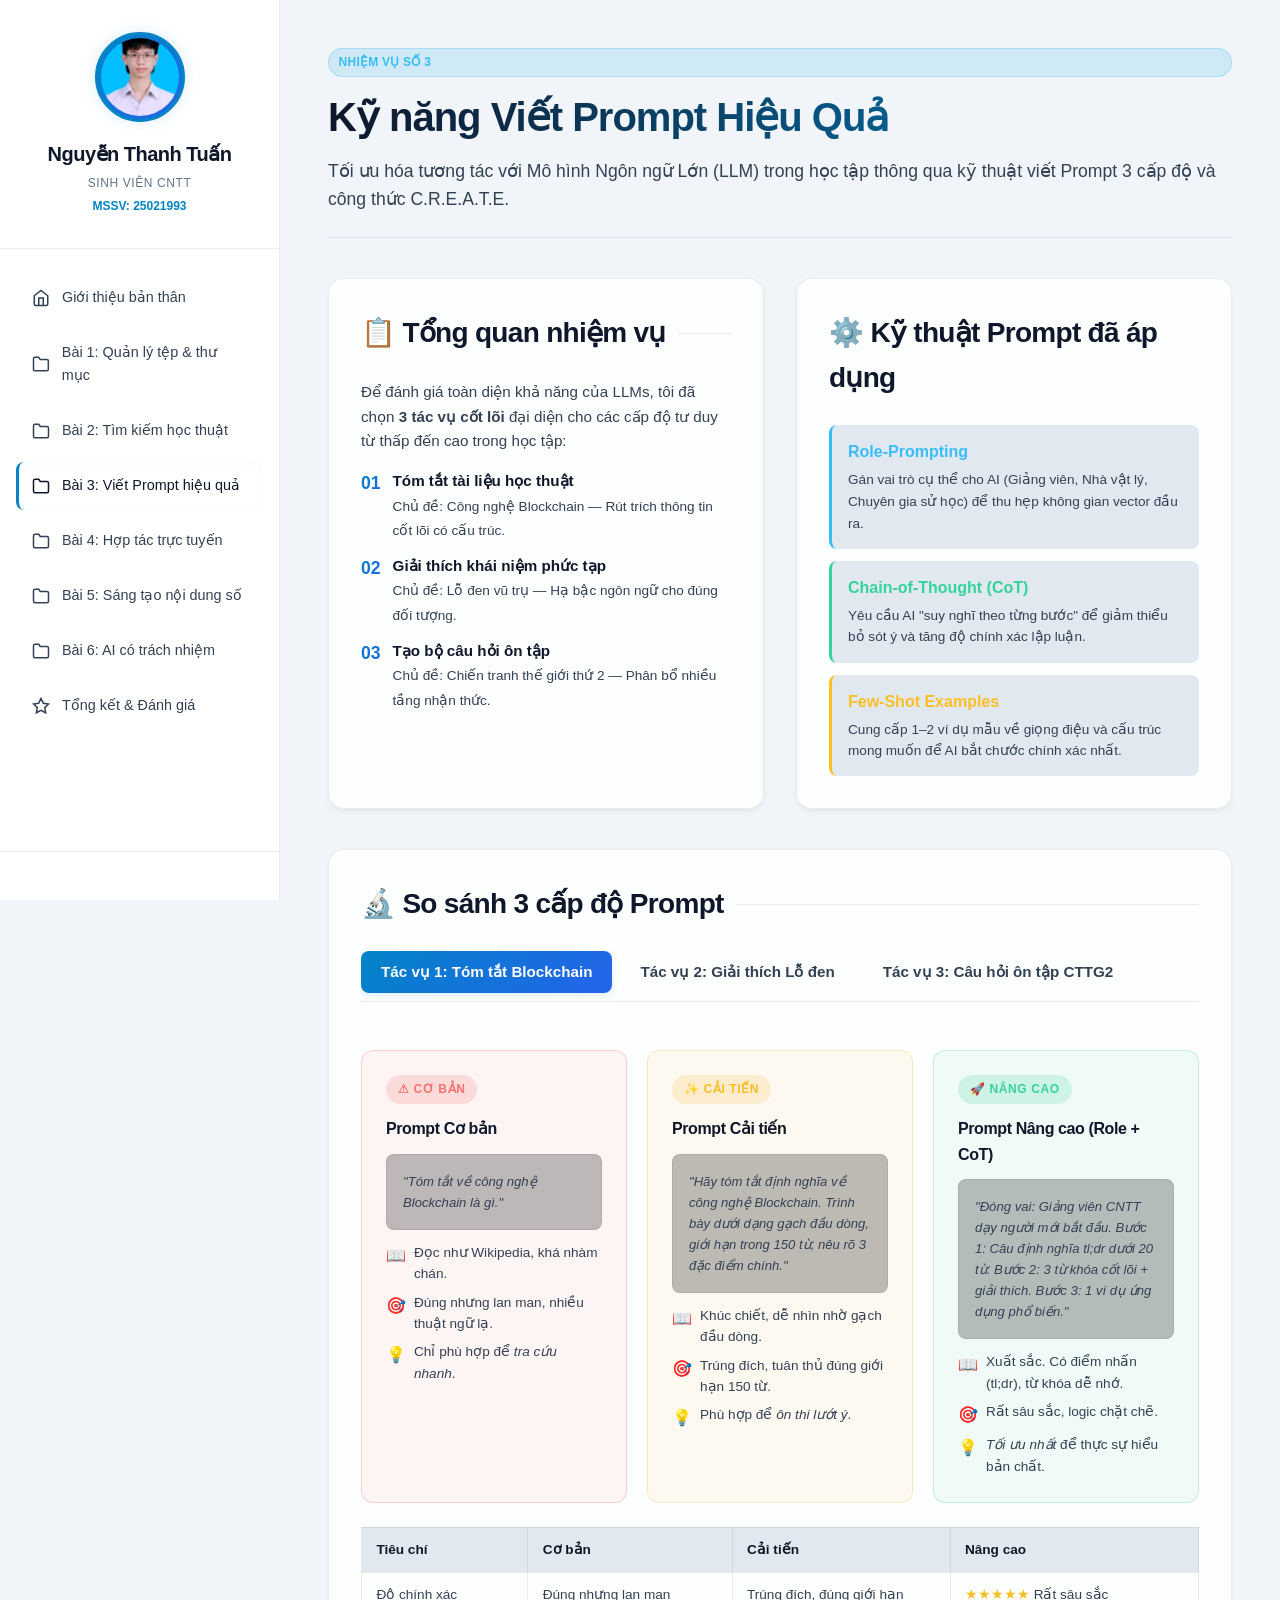
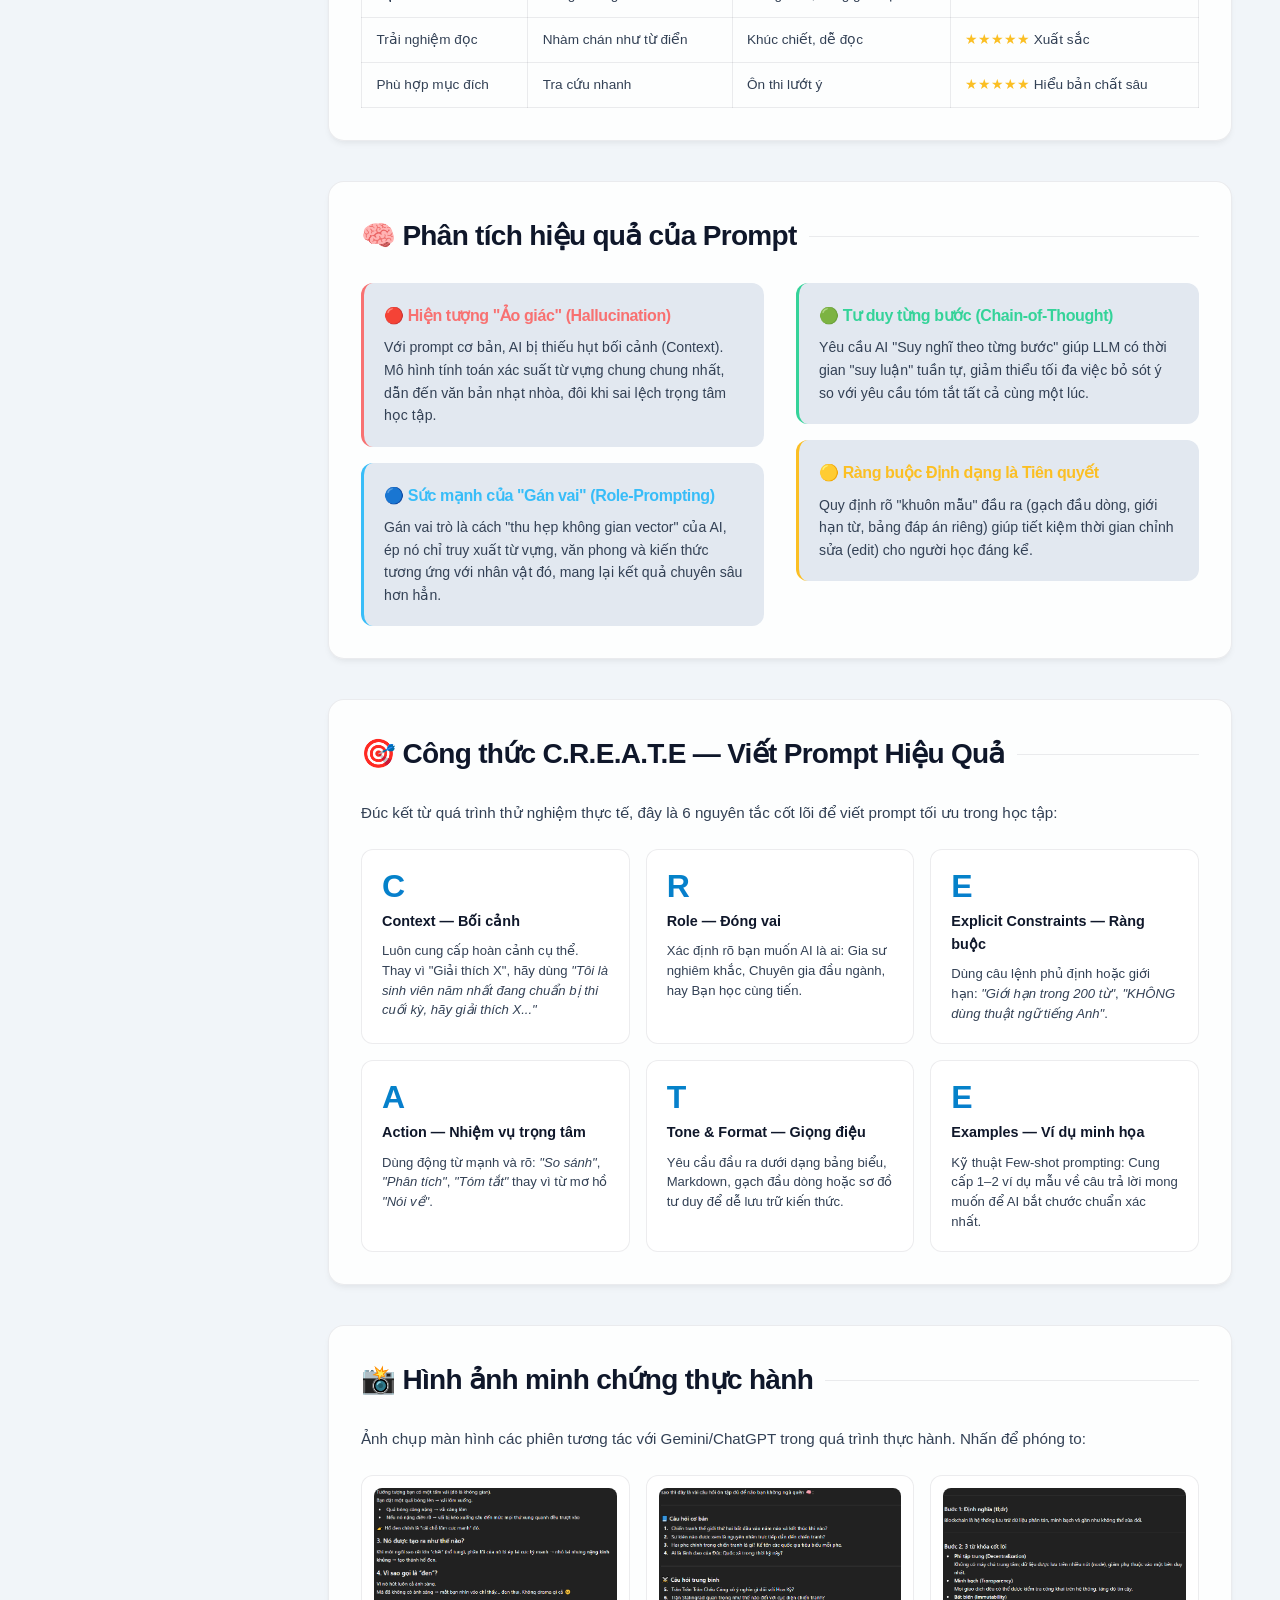
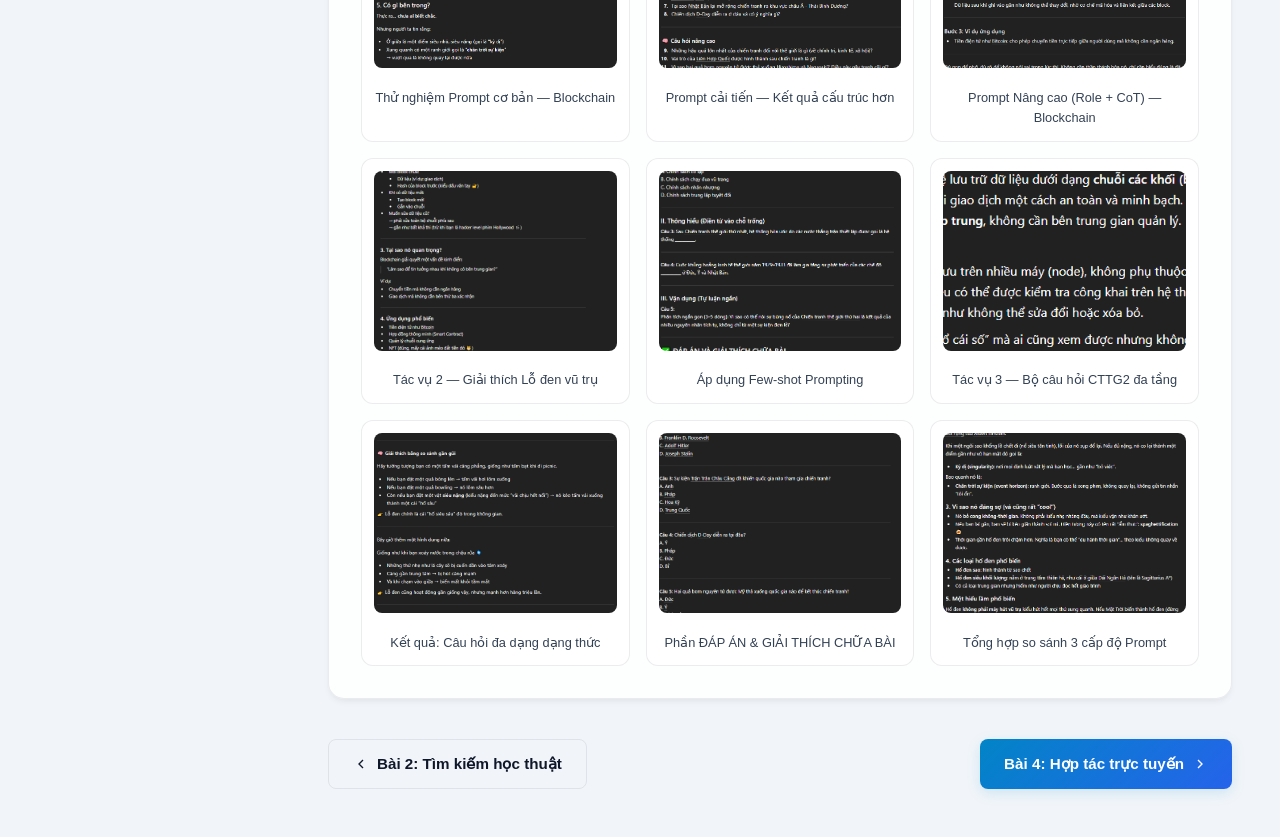
<file: project3.html>
﻿<!DOCTYPE html>
<html lang="vi" data-theme="light">
<head>
    <meta charset="UTF-8">
    <meta name="viewport" content="width=device-width, initial-scale=1.0">
    <title>Bài 3: Viết Prompt Hiệu Quả | Nguyễn Thanh Tuấn</title>
    <meta name="description" content="Báo cáo kỹ năng viết Prompt tối ưu hóa Mô hình Ngôn ngữ Lớn trong học tập - Nguyễn Thanh Tuấn, MSSV 25021993">
    <link rel="stylesheet" href="assets/css/style.css">
    <style>
        .prompt-comparison {
            display: grid;
            grid-template-columns: repeat(3, 1fr);
            gap: 1.25rem;
            margin-top: 1.5rem;
        }
        .prompt-level {
            border-radius: 0.75rem;
            padding: 1.5rem;
            display: flex;
            flex-direction: column;
            gap: 0.75rem;
            border: 1px solid var(--card-border);
        }
        .prompt-level.basic { background: rgba(239,68,68,0.05); border-color: rgba(239,68,68,0.2); }
        .prompt-level.improved { background: rgba(245,158,11,0.05); border-color: rgba(245,158,11,0.2); }
        .prompt-level.advanced { background: rgba(16,185,129,0.05); border-color: rgba(16,185,129,0.2); }
        .level-badge {
            display: inline-flex; align-items: center; gap: 0.4rem;
            padding: 0.3rem 0.75rem; border-radius: 9999px;
            font-size: 0.75rem; font-weight: 700; text-transform: uppercase; letter-spacing: 0.05em;
            width: fit-content;
        }
        .level-badge.basic { background: rgba(239,68,68,0.15); color: #f87171; }
        .level-badge.improved { background: rgba(245,158,11,0.15); color: #fbbf24; }
        .level-badge.advanced { background: rgba(16,185,129,0.15); color: #34d399; }
        .prompt-box {
            background: rgba(0,0,0,0.25);
            border: 1px solid var(--card-border);
            border-radius: 0.5rem;
            padding: 1rem;
            font-size: 0.82rem;
            color: var(--text-secondary);
            font-style: italic;
            line-height: 1.6;
        }
        .eval-row {
            display: flex; gap: 0.5rem; align-items: flex-start;
            font-size: 0.85rem; color: var(--text-secondary);
        }
        .eval-icon { font-size: 1rem; flex-shrink: 0; margin-top: 1px; }
        .create-formula-grid {
            display: grid;
            grid-template-columns: repeat(3, 1fr);
            gap: 1rem;
            margin-top: 1.5rem;
        }
        .create-card {
            background: var(--card-bg);
            border: 1px solid var(--card-border);
            border-radius: 0.75rem;
            padding: 1.25rem;
            display: flex; flex-direction: column; gap: 0.5rem;
            transition: all 0.3s ease;
        }
        .create-card:hover {
            border-color: var(--accent-primary);
            transform: translateY(-3px);
            box-shadow: 0 8px 20px var(--accent-glow);
        }
        .create-letter {
            font-size: 2rem; font-weight: 900;
            font-family: var(--font-heading);
            background: var(--accent-gradient);
            -webkit-background-clip: text;
            -webkit-text-fill-color: transparent;
            line-height: 1;
        }
        .create-term { font-size: 0.9rem; font-weight: 700; color: var(--text-primary); }
        .create-desc { font-size: 0.82rem; color: var(--text-secondary); line-height: 1.5; }
        .evidence-gallery {
            display: grid;
            grid-template-columns: repeat(3, 1fr);
            gap: 1rem;
            margin-top: 1rem;
        }
        .eval-table { width: 100%; border-collapse: collapse; margin-top: 1rem; font-size: 0.85rem; }
        .eval-table th, .eval-table td { padding: 0.7rem 0.9rem; border: 1px solid var(--card-border); }
        .eval-table th { background: var(--bg-secondary); color: var(--text-primary); font-weight: 600; }
        .eval-table td { color: var(--text-secondary); }
        .eval-table tr:nth-child(even) td { background: rgba(255,255,255,0.01); }
        .star-rating { color: #fbbf24; }
        @media (max-width: 900px) {
            .prompt-comparison, .create-formula-grid, .evidence-gallery { grid-template-columns: 1fr; }
        }
    </style>
</head>
<body>
<div class="app-container">

    <!-- Mobile Header -->
    <header class="mobile-header">
        <h3 class="mobile-title">Tuấn's Portfolio</h3>
        <button class="menu-hamburger" id="hamburger-btn" aria-label="Mở menu">
            <svg viewBox="0 0 24 24" width="24" height="24" stroke="currentColor" stroke-width="2" fill="none">
                <line x1="3" y1="12" x2="21" y2="12"></line>
                <line x1="3" y1="6" x2="21" y2="6"></line>
                <line x1="3" y1="18" x2="21" y2="18"></line>
            </svg>
        </button>
    </header>

    <!-- Sidebar -->
    <aside class="sidebar" id="sidebar">
        <div class="sidebar-header">
            <img src="assets/images/avatar.png" alt="Nguyễn Thanh Tuấn" class="sidebar-avatar">
            <h3 class="sidebar-title">Nguyễn Thanh Tuấn</h3>
            <span class="sidebar-subtitle">Sinh viên CNTT</span>
            <span style="font-size:0.75rem;color:var(--accent-primary);margin-top:0.25rem;font-weight:bold;font-family:var(--font-heading);">MSSV: 25021993</span>
        </div>
        <nav class="sidebar-menu">
            <a href="index.html" class="menu-item">
                <svg viewBox="0 0 24 24"><path d="M3 9l9-7 9 7v11a2 2 0 0 1-2 2H5a2 2 0 0 1-2-2z"></path><polyline points="9 22 9 12 15 12 15 22"></polyline></svg>
                Giới thiệu bản thân
            </a>
            <a href="project1.html" class="menu-item">
                <svg viewBox="0 0 24 24"><path d="M22 19a2 2 0 0 1-2 2H4a2 2 0 0 1-2-2V5a2 2 0 0 1 2-2h5l2 3h9a2 2 0 0 1 2 2z"></path></svg>
                Bài 1: Quản lý tệp &amp; thư mục
            </a>
            <a href="project2.html" class="menu-item">
                <svg viewBox="0 0 24 24"><path d="M22 19a2 2 0 0 1-2 2H4a2 2 0 0 1-2-2V5a2 2 0 0 1 2-2h5l2 3h9a2 2 0 0 1 2 2z"></path></svg>
                Bài 2: Tìm kiếm học thuật
            </a>
            <a href="project3.html" class="menu-item active">
                <svg viewBox="0 0 24 24"><path d="M22 19a2 2 0 0 1-2 2H4a2 2 0 0 1-2-2V5a2 2 0 0 1 2-2h5l2 3h9a2 2 0 0 1 2 2z"></path></svg>
                Bài 3: Viết Prompt hiệu quả
            </a>
            <a href="project4.html" class="menu-item">
                <svg viewBox="0 0 24 24"><path d="M22 19a2 2 0 0 1-2 2H4a2 2 0 0 1-2-2V5a2 2 0 0 1 2-2h5l2 3h9a2 2 0 0 1 2 2z"></path></svg>
                Bài 4: Hợp tác trực tuyến
            </a>
            <a href="project5.html" class="menu-item">
                <svg viewBox="0 0 24 24"><path d="M22 19a2 2 0 0 1-2 2H4a2 2 0 0 1-2-2V5a2 2 0 0 1 2-2h5l2 3h9a2 2 0 0 1 2 2z"></path></svg>
                Bài 5: Sáng tạo nội dung số
            </a>
            <a href="project6.html" class="menu-item">
                <svg viewBox="0 0 24 24"><path d="M22 19a2 2 0 0 1-2 2H4a2 2 0 0 1-2-2V5a2 2 0 0 1 2-2h5l2 3h9a2 2 0 0 1 2 2z"></path></svg>
                Bài 6: AI có trách nhiệm
            </a>
            <a href="summary.html" class="menu-item">
                <svg viewBox="0 0 24 24"><polygon points="12 2 15.09 8.26 22 9.27 17 14.14 18.18 21.02 12 17.77 5.82 21.02 7 14.14 2 9.27 8.91 8.26 12 2"></polygon></svg>
                Tổng kết &amp; Đánh giá
            </a>
        </nav>
        <div class="sidebar-footer">
            
        </div>
    </aside>

    <!-- Main Content -->
    <main class="main-content">

        <header class="page-header">
            <span class="badge badge-info">Nhiệm vụ số 3</span>
            <h1 class="page-title">Kỹ năng Viết Prompt Hiệu Quả</h1>
            <p class="page-subtitle">Tối ưu hóa tương tác với Mô hình Ngôn ngữ Lớn (LLM) trong học tập thông qua kỹ thuật viết Prompt 3 cấp độ và công thức C.R.E.A.T.E.</p>
        </header>

        <!-- Overview -->
        <section class="grid-2">
            <div class="glass-card">
                <h3 class="section-title">📋 Tổng quan nhiệm vụ</h3>
                <p style="margin-bottom:1rem;">Để đánh giá toàn diện khả năng của LLMs, tôi đã chọn <strong>3 tác vụ cốt lõi</strong> đại diện cho các cấp độ tư duy từ thấp đến cao trong học tập:</p>
                <ul style="display:flex;flex-direction:column;gap:0.75rem;list-style:none;">
                    <li style="display:flex;gap:0.75rem;align-items:flex-start;">
                        <span style="background:var(--accent-gradient);-webkit-background-clip:text;-webkit-text-fill-color:transparent;font-weight:900;font-size:1.1rem;flex-shrink:0;">01</span>
                        <div><strong style="color:var(--text-primary);">Tóm tắt tài liệu học thuật</strong><br><span style="font-size:0.85rem;">Chủ đề: Công nghệ Blockchain — Rút trích thông tin cốt lõi có cấu trúc.</span></div>
                    </li>
                    <li style="display:flex;gap:0.75rem;align-items:flex-start;">
                        <span style="background:var(--accent-gradient);-webkit-background-clip:text;-webkit-text-fill-color:transparent;font-weight:900;font-size:1.1rem;flex-shrink:0;">02</span>
                        <div><strong style="color:var(--text-primary);">Giải thích khái niệm phức tạp</strong><br><span style="font-size:0.85rem;">Chủ đề: Lỗ đen vũ trụ — Hạ bậc ngôn ngữ cho đúng đối tượng.</span></div>
                    </li>
                    <li style="display:flex;gap:0.75rem;align-items:flex-start;">
                        <span style="background:var(--accent-gradient);-webkit-background-clip:text;-webkit-text-fill-color:transparent;font-weight:900;font-size:1.1rem;flex-shrink:0;">03</span>
                        <div><strong style="color:var(--text-primary);">Tạo bộ câu hỏi ôn tập</strong><br><span style="font-size:0.85rem;">Chủ đề: Chiến tranh thế giới thứ 2 — Phân bổ nhiều tầng nhận thức.</span></div>
                    </li>
                </ul>
            </div>
            <div class="glass-card">
                <h3 class="section-title">⚙️ Kỹ thuật Prompt đã áp dụng</h3>
                <div style="display:flex;flex-direction:column;gap:0.75rem;">
                    <div style="background:var(--bg-secondary);border-radius:0.5rem;padding:0.9rem 1rem;border-left:3px solid #38bdf8;">
                        <strong style="color:#38bdf8;">Role-Prompting</strong>
                        <p style="font-size:0.85rem;margin-top:0.25rem;">Gán vai trò cụ thể cho AI (Giảng viên, Nhà vật lý, Chuyên gia sử học) để thu hẹp không gian vector đầu ra.</p>
                    </div>
                    <div style="background:var(--bg-secondary);border-radius:0.5rem;padding:0.9rem 1rem;border-left:3px solid #34d399;">
                        <strong style="color:#34d399;">Chain-of-Thought (CoT)</strong>
                        <p style="font-size:0.85rem;margin-top:0.25rem;">Yêu cầu AI "suy nghĩ theo từng bước" để giảm thiểu bỏ sót ý và tăng độ chính xác lập luận.</p>
                    </div>
                    <div style="background:var(--bg-secondary);border-radius:0.5rem;padding:0.9rem 1rem;border-left:3px solid #fbbf24;">
                        <strong style="color:#fbbf24;">Few-Shot Examples</strong>
                        <p style="font-size:0.85rem;margin-top:0.25rem;">Cung cấp 1–2 ví dụ mẫu về giọng điệu và cấu trúc mong muốn để AI bắt chước chính xác nhất.</p>
                    </div>
                </div>
            </div>
        </section>

        <!-- Task Tabs -->
        <section class="glass-card">
            <h3 class="section-title">🔬 So sánh 3 cấp độ Prompt</h3>
            <div class="tab-container">
                <div class="tab-nav">
                    <button class="tab-btn active" data-tab="task1">Tác vụ 1: Tóm tắt Blockchain</button>
                    <button class="tab-btn" data-tab="task2">Tác vụ 2: Giải thích Lỗ đen</button>
                    <button class="tab-btn" data-tab="task3">Tác vụ 3: Câu hỏi ôn tập CTTG2</button>
                </div>

                <!-- Task 1 -->
                <div class="tab-content active" id="task1">
                    <div class="prompt-comparison">
                        <div class="prompt-level basic">
                            <span class="level-badge basic">⚠ Cơ bản</span>
                            <h4 style="color:var(--text-primary);font-size:1rem;">Prompt Cơ bản</h4>
                            <div class="prompt-box">"Tóm tắt về công nghệ Blockchain là gì."</div>
                            <div style="display:flex;flex-direction:column;gap:0.4rem;">
                                <div class="eval-row"><span class="eval-icon">📖</span><span>Đọc như Wikipedia, khá nhàm chán.</span></div>
                                <div class="eval-row"><span class="eval-icon">🎯</span><span>Đúng nhưng lan man, nhiều thuật ngữ lạ.</span></div>
                                <div class="eval-row"><span class="eval-icon">💡</span><span>Chỉ phù hợp để <em>tra cứu nhanh</em>.</span></div>
                            </div>
                        </div>
                        <div class="prompt-level improved">
                            <span class="level-badge improved">✨ Cải tiến</span>
                            <h4 style="color:var(--text-primary);font-size:1rem;">Prompt Cải tiến</h4>
                            <div class="prompt-box">"Hãy tóm tắt định nghĩa về công nghệ Blockchain. Trình bày dưới dạng gạch đầu dòng, giới hạn trong 150 từ, nêu rõ 3 đặc điểm chính."</div>
                            <div style="display:flex;flex-direction:column;gap:0.4rem;">
                                <div class="eval-row"><span class="eval-icon">📖</span><span>Khúc chiết, dễ nhìn nhờ gạch đầu dòng.</span></div>
                                <div class="eval-row"><span class="eval-icon">🎯</span><span>Trúng đích, tuân thủ đúng giới hạn 150 từ.</span></div>
                                <div class="eval-row"><span class="eval-icon">💡</span><span>Phù hợp để <em>ôn thi lướt ý</em>.</span></div>
                            </div>
                        </div>
                        <div class="prompt-level advanced">
                            <span class="level-badge advanced">🚀 Nâng cao</span>
                            <h4 style="color:var(--text-primary);font-size:1rem;">Prompt Nâng cao (Role + CoT)</h4>
                            <div class="prompt-box">"Đóng vai: Giảng viên CNTT dạy người mới bắt đầu. Bước 1: Câu định nghĩa tl;dr dưới 20 từ. Bước 2: 3 từ khóa cốt lõi + giải thích. Bước 3: 1 ví dụ ứng dụng phổ biến."</div>
                            <div style="display:flex;flex-direction:column;gap:0.4rem;">
                                <div class="eval-row"><span class="eval-icon">📖</span><span>Xuất sắc. Có điểm nhấn (tl;dr), từ khóa dễ nhớ.</span></div>
                                <div class="eval-row"><span class="eval-icon">🎯</span><span>Rất sâu sắc, logic chặt chẽ.</span></div>
                                <div class="eval-row"><span class="eval-icon">💡</span><span><em>Tối ưu nhất</em> để thực sự hiểu bản chất.</span></div>
                            </div>
                        </div>
                    </div>
                    <table class="eval-table" style="margin-top:1.5rem;">
                        <thead><tr><th>Tiêu chí</th><th>Cơ bản</th><th>Cải tiến</th><th>Nâng cao</th></tr></thead>
                        <tbody>
                            <tr><td>Độ chính xác</td><td>Đúng nhưng lan man</td><td>Trúng đích, đúng giới hạn</td><td><span class="star-rating">★★★★★</span> Rất sâu sắc</td></tr>
                            <tr><td>Trải nghiệm đọc</td><td>Nhàm chán như từ điển</td><td>Khúc chiết, dễ đọc</td><td><span class="star-rating">★★★★★</span> Xuất sắc</td></tr>
                            <tr><td>Phù hợp mục đích</td><td>Tra cứu nhanh</td><td>Ôn thi lướt ý</td><td><span class="star-rating">★★★★★</span> Hiểu bản chất sâu</td></tr>
                        </tbody>
                    </table>
                </div>

                <!-- Task 2 -->
                <div class="tab-content" id="task2">
                    <div class="prompt-comparison">
                        <div class="prompt-level basic">
                            <span class="level-badge basic">⚠ Cơ bản</span>
                            <h4 style="color:var(--text-primary);font-size:1rem;">Prompt Cơ bản</h4>
                            <div class="prompt-box">"Giải thích hố đen vũ trụ là gì."</div>
                            <div style="display:flex;flex-direction:column;gap:0.4rem;">
                                <div class="eval-row"><span class="eval-icon">🌡</span><span>Khô khan, đề cập chân trời sự kiện, điểm kỳ dị...</span></div>
                                <div class="eval-row"><span class="eval-icon">👥</span><span>Dành cho sinh viên chuyên ngành.</span></div>
                                <div class="eval-row"><span class="eval-icon">💡</span><span>Thiếu tính định hướng đối tượng.</span></div>
                            </div>
                        </div>
                        <div class="prompt-level improved">
                            <span class="level-badge improved">✨ Cải tiến</span>
                            <h4 style="color:var(--text-primary);font-size:1rem;">Prompt Cải tiến</h4>
                            <div class="prompt-box">"Hãy giải thích khái niệm hố đen vũ trụ. Đừng dùng ngôn ngữ khoa học phức tạp, hãy giải thích sao cho học sinh cấp 2 có thể hiểu được."</div>
                            <div style="display:flex;flex-direction:column;gap:0.4rem;">
                                <div class="eval-row"><span class="eval-icon">🌡</span><span>Ngôn từ đơn giản hơn, nhưng vẫn mang tính lý thuyết.</span></div>
                                <div class="eval-row"><span class="eval-icon">👥</span><span>Học sinh cấp 2 hiểu được khoảng 70%.</span></div>
                                <div class="eval-row"><span class="eval-icon">💡</span><span>Tốt hơn nhưng AI vẫn tự biên tự diễn.</span></div>
                            </div>
                        </div>
                        <div class="prompt-level advanced">
                            <span class="level-badge advanced">🚀 Nâng cao</span>
                            <h4 style="color:var(--text-primary);font-size:1rem;">Prompt Nâng cao (Role + Few-Shot)</h4>
                            <div class="prompt-box">"Đóng vai: Nhà vật lý dẫn chương trình Discovery cho trẻ em. Dùng phép so sánh với đồ vật quen thuộc. Ví dụ tone: 'Giống như nam châm khổng lồ hút sắt...' Cấu trúc: Mở bài thu hút → Ẩn dụ → Kết luận thú vị."</div>
                            <div style="display:flex;flex-direction:column;gap:0.4rem;">
                                <div class="eval-row"><span class="eval-icon">🌡</span><span>Rất cuốn hút, có tính kể chuyện cao.</span></div>
                                <div class="eval-row"><span class="eval-icon">👥</span><span>Trẻ em mường tượng rõ ràng nhờ phép ẩn dụ sinh động.</span></div>
                                <div class="eval-row"><span class="eval-icon">💡</span><span>Kiểm soát hoàn toàn văn phong và tư duy của AI.</span></div>
                            </div>
                        </div>
                    </div>
                    <table class="eval-table" style="margin-top:1.5rem;">
                        <thead><tr><th>Tiêu chí</th><th>Cơ bản</th><th>Cải tiến</th><th>Nâng cao</th></tr></thead>
                        <tbody>
                            <tr><td>Tính sinh động</td><td>Khô khan, hàn lâm</td><td>Đơn giản hơn, vẫn lý thuyết</td><td><span class="star-rating">★★★★★</span> Rất cuốn hút</td></tr>
                            <tr><td>Sự phù hợp đối tượng</td><td>Sinh viên chuyên ngành</td><td>Học sinh cấp 2 (~70%)</td><td><span class="star-rating">★★★★★</span> Trẻ em cũng hiểu</td></tr>
                            <tr><td>Kiểm soát đầu ra</td><td>Không kiểm soát</td><td>Hạn chế từ ngữ</td><td><span class="star-rating">★★★★★</span> Kiểm soát hoàn toàn</td></tr>
                        </tbody>
                    </table>
                </div>

                <!-- Task 3 -->
                <div class="tab-content" id="task3">
                    <div class="prompt-comparison">
                        <div class="prompt-level basic">
                            <span class="level-badge basic">⚠ Cơ bản</span>
                            <h4 style="color:var(--text-primary);font-size:1rem;">Prompt Cơ bản</h4>
                            <div class="prompt-box">"Tạo một vài câu hỏi ôn tập về Chiến tranh thế giới thứ 2."</div>
                            <div style="display:flex;flex-direction:column;gap:0.4rem;">
                                <div class="eval-row"><span class="eval-icon">📚</span><span>AI tự hỏi tự trả lời, câu hỏi tự luận ngẫu nhiên.</span></div>
                                <div class="eval-row"><span class="eval-icon">🏆</span><span>Giá trị học tập: Thấp.</span></div>
                            </div>
                        </div>
                        <div class="prompt-level improved">
                            <span class="level-badge improved">✨ Cải tiến</span>
                            <h4 style="color:var(--text-primary);font-size:1rem;">Prompt Cải tiến</h4>
                            <div class="prompt-box">"Tạo 5 câu hỏi trắc nghiệm (có 4 đáp án A,B,C,D) về Chiến tranh thế giới thứ 2. Yêu cầu cung cấp đáp án đúng ở cuối."</div>
                            <div style="display:flex;flex-direction:column;gap:0.4rem;">
                                <div class="eval-row"><span class="eval-icon">📚</span><span>Chỉ có trắc nghiệm, kiểm tra trí nhớ máy móc.</span></div>
                                <div class="eval-row"><span class="eval-icon">🏆</span><span>Giá trị học tập: Trung bình (dùng test nhanh).</span></div>
                            </div>
                        </div>
                        <div class="prompt-level advanced">
                            <span class="level-badge advanced">🚀 Nâng cao</span>
                            <h4 style="color:var(--text-primary);font-size:1rem;">Prompt Nâng cao (Role + Cấu trúc)</h4>
                            <div class="prompt-box">"Đóng vai: Chuyên gia biên soạn đề thi Lịch sử. Tạo mini-test: 2 câu Nhận biết (trắc nghiệm) + 2 câu Thông hiểu (điền từ) + 1 câu Vận dụng (tự luận). Sau đó tạo phần ĐÁP ÁN & GIẢI THÍCH CHỮA BÀI riêng ở cuối."</div>
                            <div style="display:flex;flex-direction:column;gap:0.4rem;">
                                <div class="eval-row"><span class="eval-icon">📚</span><span>Đánh giá nhiều tầng nhận thức (Bloom's Taxonomy).</span></div>
                                <div class="eval-row"><span class="eval-icon">🏆</span><span>Giá trị học tập: Cao nhất. Biết tại sao mình sai.</span></div>
                            </div>
                        </div>
                    </div>
                    <table class="eval-table" style="margin-top:1.5rem;">
                        <thead><tr><th>Tiêu chí</th><th>Cơ bản</th><th>Cải tiến</th><th>Nâng cao</th></tr></thead>
                        <tbody>
                            <tr><td>Tính đa dạng câu hỏi</td><td>Ngẫu nhiên, không rõ dạng</td><td>Chỉ có trắc nghiệm</td><td><span class="star-rating">★★★★★</span> Nhiều dạng, nhiều tầng</td></tr>
                            <tr><td>Có phần giải thích đáp án</td><td>❌ Không</td><td>Chỉ có đáp án đúng</td><td><span class="star-rating">★★★★★</span> Giải thích chi tiết</td></tr>
                            <tr><td>Giá trị học tập</td><td>Thấp</td><td>Trung bình</td><td><span class="star-rating">★★★★★</span> Cao nhất</td></tr>
                        </tbody>
                    </table>
                </div>
            </div>
        </section>

        <!-- Insight Analysis -->
        <section class="glass-card">
            <h3 class="section-title">🧠 Phân tích hiệu quả của Prompt</h3>
            <div class="grid-2">
                <div style="display:flex;flex-direction:column;gap:1rem;">
                    <div style="background:var(--bg-secondary);border-radius:0.75rem;padding:1.25rem;border-left:3px solid #f87171;">
                        <h4 style="color:#f87171;margin-bottom:0.5rem;">🔴 Hiện tượng "Ảo giác" (Hallucination)</h4>
                        <p style="font-size:0.88rem;color:var(--text-secondary);">Với prompt cơ bản, AI bị thiếu hụt bối cảnh (Context). Mô hình tính toán xác suất từ vựng chung chung nhất, dẫn đến văn bản nhạt nhòa, đôi khi sai lệch trọng tâm học tập.</p>
                    </div>
                    <div style="background:var(--bg-secondary);border-radius:0.75rem;padding:1.25rem;border-left:3px solid #38bdf8;">
                        <h4 style="color:#38bdf8;margin-bottom:0.5rem;">🔵 Sức mạnh của "Gán vai" (Role-Prompting)</h4>
                        <p style="font-size:0.88rem;color:var(--text-secondary);">Gán vai trò là cách "thu hẹp không gian vector" của AI, ép nó chỉ truy xuất từ vựng, văn phong và kiến thức tương ứng với nhân vật đó, mang lại kết quả chuyên sâu hơn hẳn.</p>
                    </div>
                </div>
                <div style="display:flex;flex-direction:column;gap:1rem;">
                    <div style="background:var(--bg-secondary);border-radius:0.75rem;padding:1.25rem;border-left:3px solid #34d399;">
                        <h4 style="color:#34d399;margin-bottom:0.5rem;">🟢 Tư duy từng bước (Chain-of-Thought)</h4>
                        <p style="font-size:0.88rem;color:var(--text-secondary);">Yêu cầu AI "Suy nghĩ theo từng bước" giúp LLM có thời gian "suy luận" tuần tự, giảm thiểu tối đa việc bỏ sót ý so với yêu cầu tóm tắt tất cả cùng một lúc.</p>
                    </div>
                    <div style="background:var(--bg-secondary);border-radius:0.75rem;padding:1.25rem;border-left:3px solid #fbbf24;">
                        <h4 style="color:#fbbf24;margin-bottom:0.5rem;">🟡 Ràng buộc Định dạng là Tiên quyết</h4>
                        <p style="font-size:0.88rem;color:var(--text-secondary);">Quy định rõ "khuôn mẫu" đầu ra (gạch đầu dòng, giới hạn từ, bảng đáp án riêng) giúp tiết kiệm thời gian chỉnh sửa (edit) cho người học đáng kể.</p>
                    </div>
                </div>
            </div>
        </section>

        <!-- C.R.E.A.T.E Formula -->
        <section class="glass-card">
            <h3 class="section-title">🎯 Công thức C.R.E.A.T.E — Viết Prompt Hiệu Quả</h3>
            <p style="margin-bottom:1.5rem;color:var(--text-secondary);">Đúc kết từ quá trình thử nghiệm thực tế, đây là 6 nguyên tắc cốt lõi để viết prompt tối ưu trong học tập:</p>
            <div class="create-formula-grid">
                <div class="create-card">
                    <div class="create-letter">C</div>
                    <div class="create-term">Context — Bối cảnh</div>
                    <div class="create-desc">Luôn cung cấp hoàn cảnh cụ thể. Thay vì "Giải thích X", hãy dùng <em>"Tôi là sinh viên năm nhất đang chuẩn bị thi cuối kỳ, hãy giải thích X..."</em></div>
                </div>
                <div class="create-card">
                    <div class="create-letter">R</div>
                    <div class="create-term">Role — Đóng vai</div>
                    <div class="create-desc">Xác định rõ bạn muốn AI là ai: Gia sư nghiêm khắc, Chuyên gia đầu ngành, hay Bạn học cùng tiến.</div>
                </div>
                <div class="create-card">
                    <div class="create-letter">E</div>
                    <div class="create-term">Explicit Constraints — Ràng buộc</div>
                    <div class="create-desc">Dùng câu lệnh phủ định hoặc giới hạn: <em>"Giới hạn trong 200 từ"</em>, <em>"KHÔNG dùng thuật ngữ tiếng Anh"</em>.</div>
                </div>
                <div class="create-card">
                    <div class="create-letter">A</div>
                    <div class="create-term">Action — Nhiệm vụ trọng tâm</div>
                    <div class="create-desc">Dùng động từ mạnh và rõ: <em>"So sánh"</em>, <em>"Phân tích"</em>, <em>"Tóm tắt"</em> thay vì từ mơ hồ <em>"Nói về"</em>.</div>
                </div>
                <div class="create-card">
                    <div class="create-letter">T</div>
                    <div class="create-term">Tone &amp; Format — Giọng điệu</div>
                    <div class="create-desc">Yêu cầu đầu ra dưới dạng bảng biểu, Markdown, gạch đầu dòng hoặc sơ đồ tư duy để dễ lưu trữ kiến thức.</div>
                </div>
                <div class="create-card">
                    <div class="create-letter">E</div>
                    <div class="create-term">Examples — Ví dụ minh họa</div>
                    <div class="create-desc">Kỹ thuật Few-shot prompting: Cung cấp 1–2 ví dụ mẫu về câu trả lời mong muốn để AI bắt chước chuẩn xác nhất.</div>
                </div>
            </div>
        </section>

        <!-- Evidence Screenshots -->
        <section class="glass-card">
            <h3 class="section-title">📸 Hình ảnh minh chứng thực hành</h3>
            <p style="margin-bottom:1.5rem;color:var(--text-secondary);">Ảnh chụp màn hình các phiên tương tác với Gemini/ChatGPT trong quá trình thực hành. Nhấn để phóng to:</p>
            <div class="evidence-gallery">
                <div class="gallery-item">
                    <img src="assets/images/bai_tap_tuan_3_image1.png" alt="Prompt cơ bản - Blockchain">
                    <div class="gallery-caption">Thử nghiệm Prompt cơ bản — Blockchain</div>
                </div>
                <div class="gallery-item">
                    <img src="assets/images/bai_tap_tuan_3_image2.png" alt="Prompt cải tiến - Blockchain">
                    <div class="gallery-caption">Prompt cải tiến — Kết quả cấu trúc hơn</div>
                </div>
                <div class="gallery-item">
                    <img src="assets/images/bai_tap_tuan_3_image3.png" alt="Prompt nâng cao - Blockchain">
                    <div class="gallery-caption">Prompt Nâng cao (Role + CoT) — Blockchain</div>
                </div>
                <div class="gallery-item">
                    <img src="assets/images/bai_tap_tuan_3_image4.png" alt="Prompt lỗ đen vũ trụ">
                    <div class="gallery-caption">Tác vụ 2 — Giải thích Lỗ đen vũ trụ</div>
                </div>
                <div class="gallery-item">
                    <img src="assets/images/bai_tap_tuan_3_image5.png" alt="Few-shot prompting">
                    <div class="gallery-caption">Áp dụng Few-shot Prompting</div>
                </div>
                <div class="gallery-item">
                    <img src="assets/images/bai_tap_tuan_3_image6.png" alt="Tạo câu hỏi ôn tập">
                    <div class="gallery-caption">Tác vụ 3 — Bộ câu hỏi CTTG2 đa tầng</div>
                </div>
                <div class="gallery-item">
                    <img src="assets/images/bai_tap_tuan_3_image7.png" alt="Kết quả câu hỏi đa dạng">
                    <div class="gallery-caption">Kết quả: Câu hỏi đa dạng dạng thức</div>
                </div>
                <div class="gallery-item">
                    <img src="assets/images/bai_tap_tuan_3_image8.png" alt="Phần đáp án và giải thích">
                    <div class="gallery-caption">Phần ĐÁP ÁN &amp; GIẢI THÍCH CHỮA BÀI</div>
                </div>
                <div class="gallery-item">
                    <img src="assets/images/bai_tap_tuan_3_image9.png" alt="So sánh tổng hợp">
                    <div class="gallery-caption">Tổng hợp so sánh 3 cấp độ Prompt</div>
                </div>
            </div>
        </section>

        <!-- Navigation Buttons -->
        <div style="display:flex;justify-content:space-between;flex-wrap:wrap;gap:1rem;">
            <a href="project2.html" class="btn btn-secondary">
                <svg width="16" height="16" viewBox="0 0 24 24" fill="none" stroke="currentColor" stroke-width="2"><polyline points="15 18 9 12 15 6"></polyline></svg>
                Bài 2: Tìm kiếm học thuật
            </a>
            <a href="project4.html" class="btn btn-primary">
                Bài 4: Hợp tác trực tuyến
                <svg width="16" height="16" viewBox="0 0 24 24" fill="none" stroke="currentColor" stroke-width="2"><polyline points="9 18 15 12 9 6"></polyline></svg>
            </a>
        </div>

    </main>
</div>
<script src="assets/js/main.js"></script>
</body>
</html>
</file>
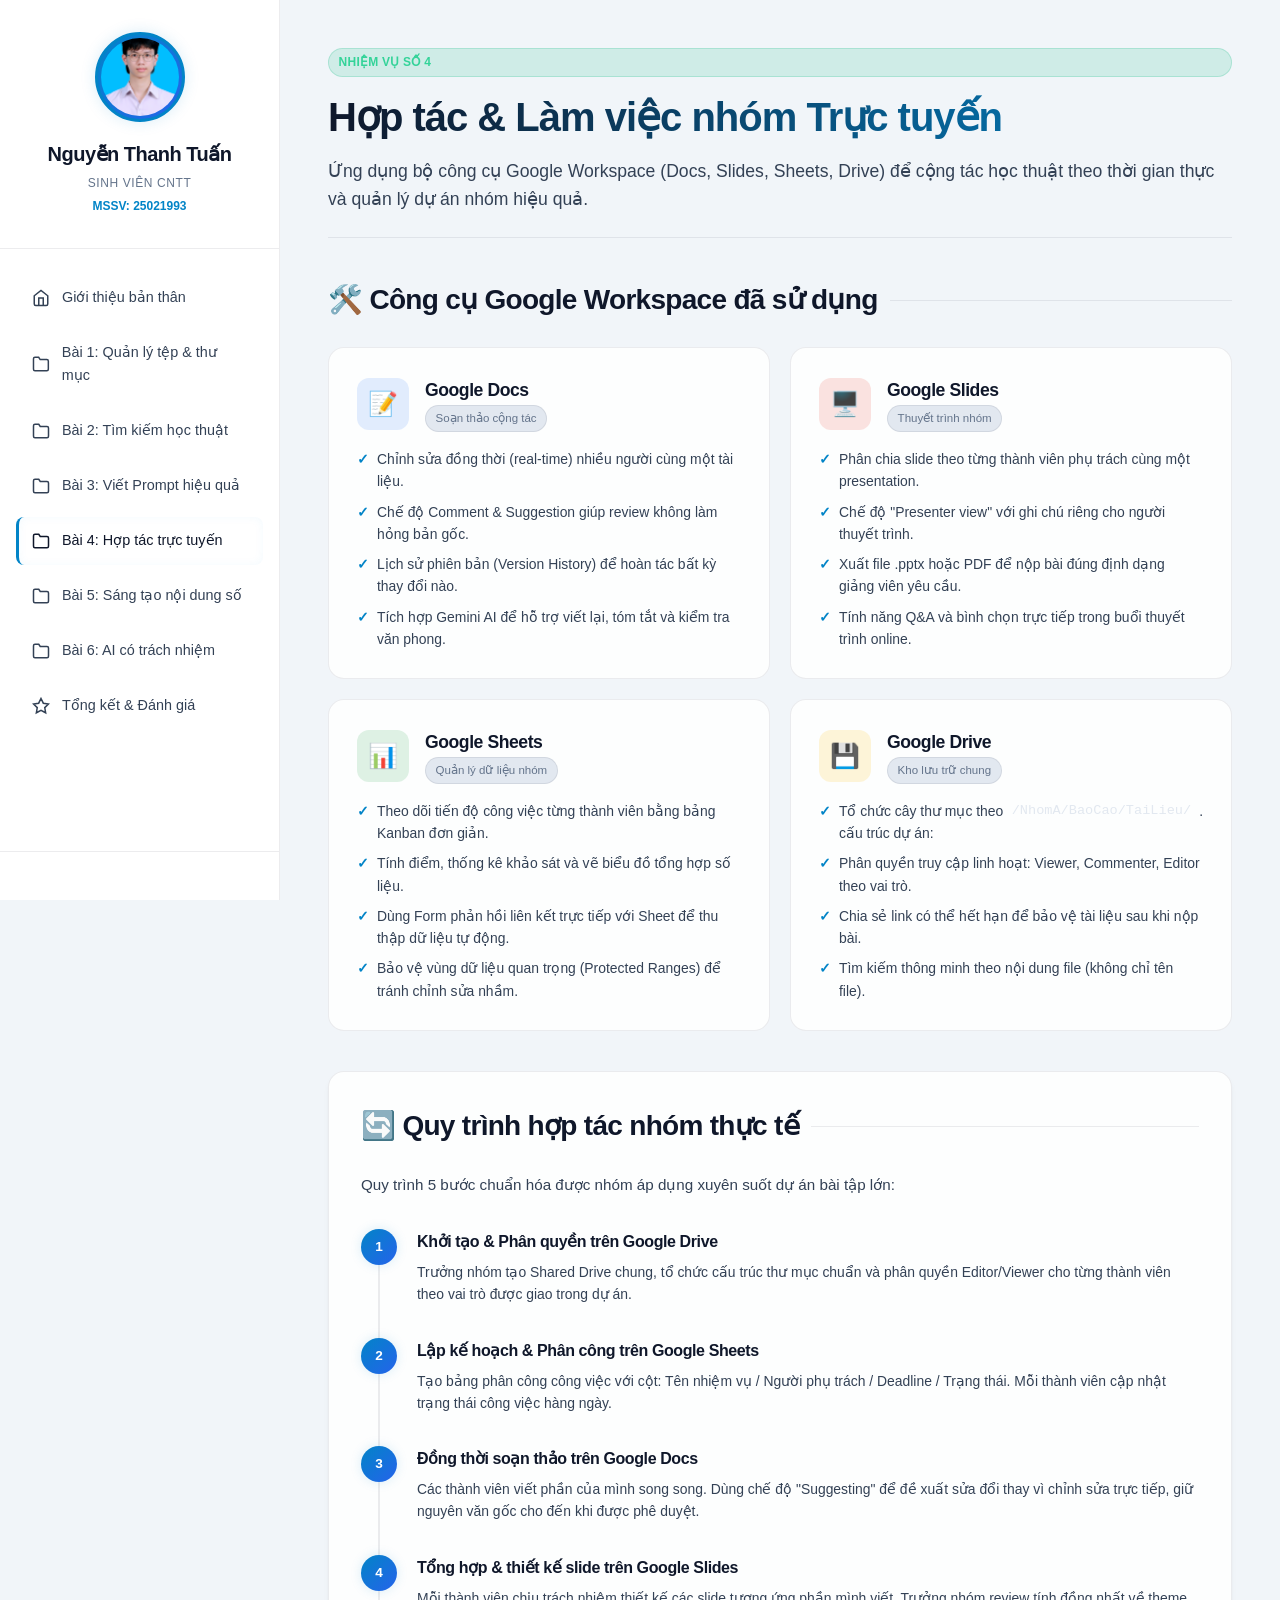
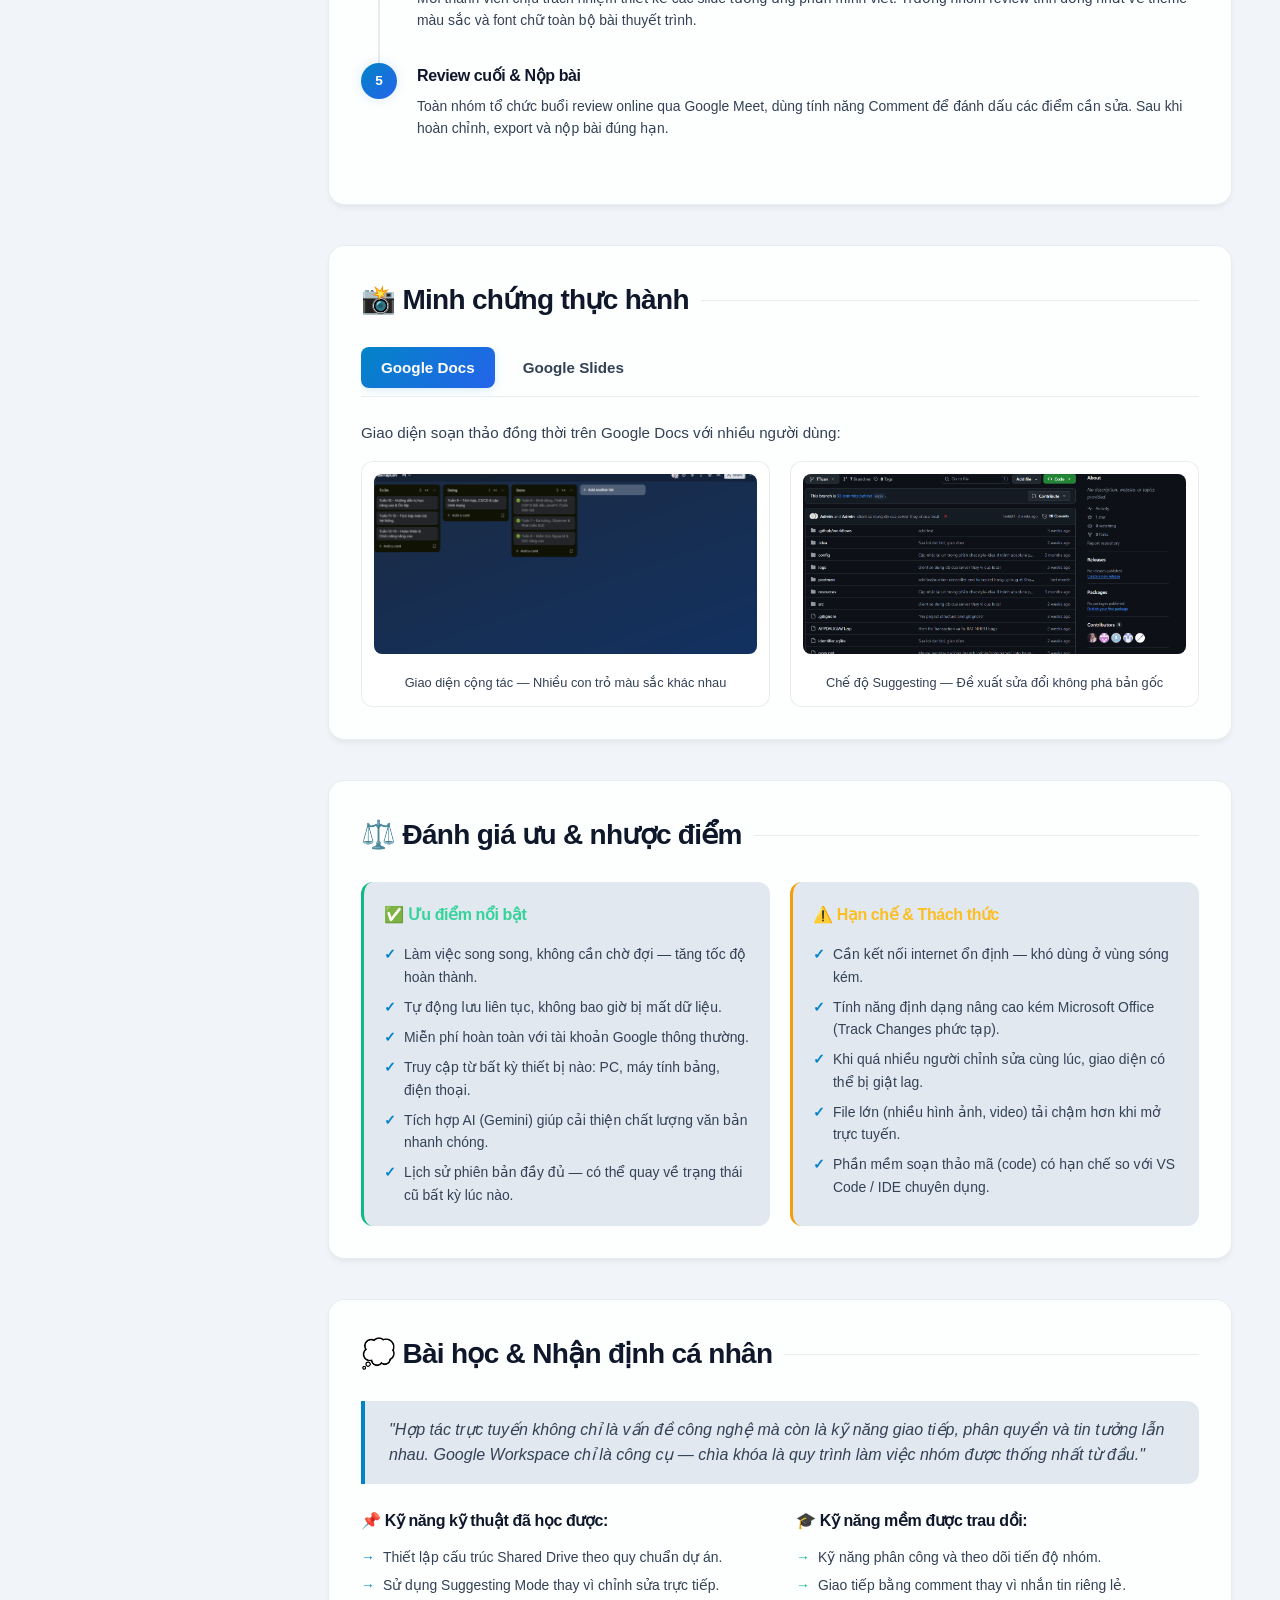
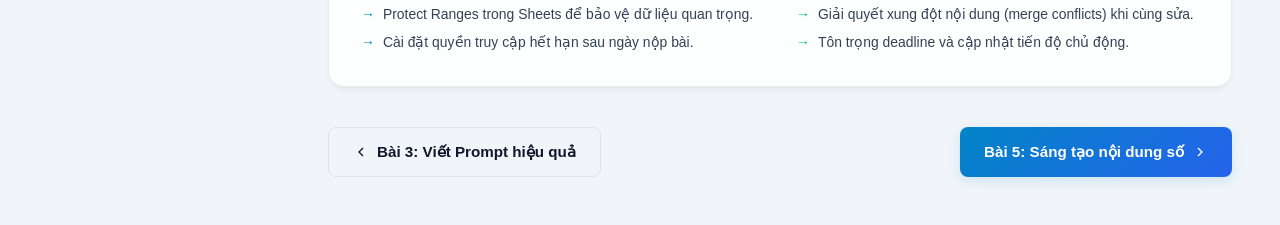
<file: project4.html>
﻿<!DOCTYPE html>
<html lang="vi" data-theme="light">
<head>
    <meta charset="UTF-8">
    <meta name="viewport" content="width=device-width, initial-scale=1.0">
    <title>Bài 4: Hợp tác Trực tuyến | Nguyễn Thanh Tuấn</title>
    <meta name="description" content="Báo cáo kỹ năng hợp tác và làm việc nhóm trực tuyến với các công cụ Google Workspace - Nguyễn Thanh Tuấn">
    <link rel="stylesheet" href="assets/css/style.css">
    <style>
        .tool-card {
            background: var(--card-bg);
            border: 1px solid var(--card-border);
            border-radius: 1rem;
            padding: 1.75rem;
            display: flex;
            flex-direction: column;
            gap: 1rem;
            transition: all 0.3s ease;
            position: relative;
            overflow: hidden;
        }
        .tool-card::before {
            content: '';
            position: absolute; top: 0; left: 0;
            width: 100%; height: 4px;
            opacity: 0;
            transition: opacity 0.3s;
        }
        .tool-card:hover { transform: translateY(-4px); box-shadow: 0 12px 24px rgba(0,0,0,0.2), 0 0 15px var(--accent-glow); }
        .tool-card:hover::before { opacity: 1; }
        .tool-card.gdocs::before { background: linear-gradient(90deg, #4285f4, #34a853); }
        .tool-card.gslides::before { background: linear-gradient(90deg, #fbbc05, #ea4335); }
        .tool-card.gsheets::before { background: linear-gradient(90deg, #34a853, #0f9d58); }
        .tool-card.drive::before { background: linear-gradient(90deg, #4285f4, #ea4335); }
        .tool-icon {
            width: 52px; height: 52px;
            border-radius: 12px;
            display: flex; align-items: center; justify-content: center;
            font-size: 1.5rem;
        }
        .tool-icon.gdocs { background: rgba(66,133,244,0.15); }
        .tool-icon.gslides { background: rgba(234,67,53,0.15); }
        .tool-icon.gsheets { background: rgba(52,168,83,0.15); }
        .tool-icon.drive { background: rgba(251,188,5,0.15); }
        .tool-tag {
            display: inline-flex; align-items: center;
            padding: 0.2rem 0.6rem;
            background: var(--bg-secondary);
            border: 1px solid var(--card-border);
            border-radius: 9999px;
            font-size: 0.72rem;
            color: var(--text-muted);
        }
        .step-flow {
            display: flex;
            flex-direction: column;
            gap: 0;
            position: relative;
        }
        .step-item {
            display: flex;
            gap: 1.25rem;
            align-items: flex-start;
            position: relative;
        }
        .step-num {
            width: 36px; height: 36px; flex-shrink: 0;
            border-radius: 50%;
            background: var(--accent-gradient);
            display: flex; align-items: center; justify-content: center;
            font-weight: 700; font-size: 0.85rem;
            color: white;
            position: relative;
            z-index: 2;
            box-shadow: 0 0 12px var(--accent-glow);
        }
        .step-connector {
            position: absolute;
            left: 17px; top: 36px;
            width: 2px; height: calc(100% - 36px);
            background: var(--card-border);
        }
        .step-body { padding-bottom: 2rem; flex: 1; }
        .step-body h4 { color: var(--text-primary); margin-bottom: 0.4rem; font-size: 1rem; }
        .step-body p { font-size: 0.87rem; color: var(--text-secondary); }
        .collab-image-grid {
            display: grid;
            grid-template-columns: repeat(2, 1fr);
            gap: 1.25rem;
            margin-top: 1rem;
        }
        .feature-list { list-style: none; display: flex; flex-direction: column; gap: 0.5rem; }
        .feature-list li { display: flex; align-items: flex-start; gap: 0.5rem; font-size: 0.87rem; color: var(--text-secondary); }
        .feature-list li::before { content: '✓'; color: var(--accent-primary); font-weight: 700; flex-shrink: 0; }
        .compare-grid {
            display: grid;
            grid-template-columns: 1fr 1fr;
            gap: 1.25rem;
        }
        .compare-box {
            background: var(--bg-secondary);
            border-radius: 0.75rem;
            padding: 1.25rem;
        }
        @media (max-width: 768px) {
            .collab-image-grid, .compare-grid { grid-template-columns: 1fr; }
        }
    </style>
</head>
<body>
<div class="app-container">

    <!-- Mobile Header -->
    <header class="mobile-header">
        <h3 class="mobile-title">Tuấn's Portfolio</h3>
        <button class="menu-hamburger" id="hamburger-btn" aria-label="Mở menu">
            <svg viewBox="0 0 24 24" width="24" height="24" stroke="currentColor" stroke-width="2" fill="none">
                <line x1="3" y1="12" x2="21" y2="12"></line>
                <line x1="3" y1="6" x2="21" y2="6"></line>
                <line x1="3" y1="18" x2="21" y2="18"></line>
            </svg>
        </button>
    </header>

    <!-- Sidebar -->
    <aside class="sidebar" id="sidebar">
        <div class="sidebar-header">
            <img src="assets/images/avatar.png" alt="Nguyễn Thanh Tuấn" class="sidebar-avatar">
            <h3 class="sidebar-title">Nguyễn Thanh Tuấn</h3>
            <span class="sidebar-subtitle">Sinh viên CNTT</span>
            <span style="font-size:0.75rem;color:var(--accent-primary);margin-top:0.25rem;font-weight:bold;font-family:var(--font-heading);">MSSV: 25021993</span>
        </div>
        <nav class="sidebar-menu">
            <a href="index.html" class="menu-item">
                <svg viewBox="0 0 24 24"><path d="M3 9l9-7 9 7v11a2 2 0 0 1-2 2H5a2 2 0 0 1-2-2z"></path><polyline points="9 22 9 12 15 12 15 22"></polyline></svg>
                Giới thiệu bản thân
            </a>
            <a href="project1.html" class="menu-item">
                <svg viewBox="0 0 24 24"><path d="M22 19a2 2 0 0 1-2 2H4a2 2 0 0 1-2-2V5a2 2 0 0 1 2-2h5l2 3h9a2 2 0 0 1 2 2z"></path></svg>
                Bài 1: Quản lý tệp &amp; thư mục
            </a>
            <a href="project2.html" class="menu-item">
                <svg viewBox="0 0 24 24"><path d="M22 19a2 2 0 0 1-2 2H4a2 2 0 0 1-2-2V5a2 2 0 0 1 2-2h5l2 3h9a2 2 0 0 1 2 2z"></path></svg>
                Bài 2: Tìm kiếm học thuật
            </a>
            <a href="project3.html" class="menu-item">
                <svg viewBox="0 0 24 24"><path d="M22 19a2 2 0 0 1-2 2H4a2 2 0 0 1-2-2V5a2 2 0 0 1 2-2h5l2 3h9a2 2 0 0 1 2 2z"></path></svg>
                Bài 3: Viết Prompt hiệu quả
            </a>
            <a href="project4.html" class="menu-item active">
                <svg viewBox="0 0 24 24"><path d="M22 19a2 2 0 0 1-2 2H4a2 2 0 0 1-2-2V5a2 2 0 0 1 2-2h5l2 3h9a2 2 0 0 1 2 2z"></path></svg>
                Bài 4: Hợp tác trực tuyến
            </a>
            <a href="project5.html" class="menu-item">
                <svg viewBox="0 0 24 24"><path d="M22 19a2 2 0 0 1-2 2H4a2 2 0 0 1-2-2V5a2 2 0 0 1 2-2h5l2 3h9a2 2 0 0 1 2 2z"></path></svg>
                Bài 5: Sáng tạo nội dung số
            </a>
            <a href="project6.html" class="menu-item">
                <svg viewBox="0 0 24 24"><path d="M22 19a2 2 0 0 1-2 2H4a2 2 0 0 1-2-2V5a2 2 0 0 1 2-2h5l2 3h9a2 2 0 0 1 2 2z"></path></svg>
                Bài 6: AI có trách nhiệm
            </a>
            <a href="summary.html" class="menu-item">
                <svg viewBox="0 0 24 24"><polygon points="12 2 15.09 8.26 22 9.27 17 14.14 18.18 21.02 12 17.77 5.82 21.02 7 14.14 2 9.27 8.91 8.26 12 2"></polygon></svg>
                Tổng kết &amp; Đánh giá
            </a>
        </nav>
        <div class="sidebar-footer">
            
        </div>
    </aside>

    <!-- Main Content -->
    <main class="main-content">

        <header class="page-header">
            <span class="badge badge-success">Nhiệm vụ số 4</span>
            <h1 class="page-title">Hợp tác &amp; Làm việc nhóm Trực tuyến</h1>
            <p class="page-subtitle">Ứng dụng bộ công cụ Google Workspace (Docs, Slides, Sheets, Drive) để cộng tác học thuật theo thời gian thực và quản lý dự án nhóm hiệu quả.</p>
        </header>

        <!-- Tool Cards -->
        <section>
            <h2 class="section-title">🛠️ Công cụ Google Workspace đã sử dụng</h2>
            <div class="grid-2" style="gap:1.25rem;">
                <div class="tool-card gdocs">
                    <div style="display:flex;align-items:center;gap:1rem;">
                        <div class="tool-icon gdocs">📝</div>
                        <div>
                            <h3 style="font-size:1.1rem;color:var(--text-primary);">Google Docs</h3>
                            <span class="tool-tag">Soạn thảo cộng tác</span>
                        </div>
                    </div>
                    <ul class="feature-list">
                        <li>Chỉnh sửa đồng thời (real-time) nhiều người cùng một tài liệu.</li>
                        <li>Chế độ Comment &amp; Suggestion giúp review không làm hỏng bản gốc.</li>
                        <li>Lịch sử phiên bản (Version History) để hoàn tác bất kỳ thay đổi nào.</li>
                        <li>Tích hợp Gemini AI để hỗ trợ viết lại, tóm tắt và kiểm tra văn phong.</li>
                    </ul>
                </div>
                <div class="tool-card gslides">
                    <div style="display:flex;align-items:center;gap:1rem;">
                        <div class="tool-icon gslides">🖥️</div>
                        <div>
                            <h3 style="font-size:1.1rem;color:var(--text-primary);">Google Slides</h3>
                            <span class="tool-tag">Thuyết trình nhóm</span>
                        </div>
                    </div>
                    <ul class="feature-list">
                        <li>Phân chia slide theo từng thành viên phụ trách cùng một presentation.</li>
                        <li>Chế độ "Presenter view" với ghi chú riêng cho người thuyết trình.</li>
                        <li>Xuất file .pptx hoặc PDF để nộp bài đúng định dạng giảng viên yêu cầu.</li>
                        <li>Tính năng Q&amp;A và bình chọn trực tiếp trong buổi thuyết trình online.</li>
                    </ul>
                </div>
                <div class="tool-card gsheets">
                    <div style="display:flex;align-items:center;gap:1rem;">
                        <div class="tool-icon gsheets">📊</div>
                        <div>
                            <h3 style="font-size:1.1rem;color:var(--text-primary);">Google Sheets</h3>
                            <span class="tool-tag">Quản lý dữ liệu nhóm</span>
                        </div>
                    </div>
                    <ul class="feature-list">
                        <li>Theo dõi tiến độ công việc từng thành viên bằng bảng Kanban đơn giản.</li>
                        <li>Tính điểm, thống kê khảo sát và vẽ biểu đồ tổng hợp số liệu.</li>
                        <li>Dùng Form phản hồi liên kết trực tiếp với Sheet để thu thập dữ liệu tự động.</li>
                        <li>Bảo vệ vùng dữ liệu quan trọng (Protected Ranges) để tránh chỉnh sửa nhầm.</li>
                    </ul>
                </div>
                <div class="tool-card drive">
                    <div style="display:flex;align-items:center;gap:1rem;">
                        <div class="tool-icon drive">💾</div>
                        <div>
                            <h3 style="font-size:1.1rem;color:var(--text-primary);">Google Drive</h3>
                            <span class="tool-tag">Kho lưu trữ chung</span>
                        </div>
                    </div>
                    <ul class="feature-list">
                        <li>Tổ chức cây thư mục theo cấu trúc dự án: <code>/NhomA/BaoCao/TaiLieu/</code>.</li>
                        <li>Phân quyền truy cập linh hoạt: Viewer, Commenter, Editor theo vai trò.</li>
                        <li>Chia sẻ link có thể hết hạn để bảo vệ tài liệu sau khi nộp bài.</li>
                        <li>Tìm kiếm thông minh theo nội dung file (không chỉ tên file).</li>
                    </ul>
                </div>
            </div>
        </section>

        <!-- Collaboration Workflow -->
        <section class="glass-card">
            <h3 class="section-title">🔄 Quy trình hợp tác nhóm thực tế</h3>
            <p style="margin-bottom:2rem;color:var(--text-secondary);">Quy trình 5 bước chuẩn hóa được nhóm áp dụng xuyên suốt dự án bài tập lớn:</p>
            <div class="step-flow">
                <div class="step-item" style="position:relative;">
                    <div class="step-num">1</div>
                    <div class="step-connector"></div>
                    <div class="step-body">
                        <h4>Khởi tạo &amp; Phân quyền trên Google Drive</h4>
                        <p>Trưởng nhóm tạo Shared Drive chung, tổ chức cấu trúc thư mục chuẩn và phân quyền Editor/Viewer cho từng thành viên theo vai trò được giao trong dự án.</p>
                    </div>
                </div>
                <div class="step-item" style="position:relative;">
                    <div class="step-num">2</div>
                    <div class="step-connector"></div>
                    <div class="step-body">
                        <h4>Lập kế hoạch &amp; Phân công trên Google Sheets</h4>
                        <p>Tạo bảng phân công công việc với cột: Tên nhiệm vụ / Người phụ trách / Deadline / Trạng thái. Mỗi thành viên cập nhật trạng thái công việc hàng ngày.</p>
                    </div>
                </div>
                <div class="step-item" style="position:relative;">
                    <div class="step-num">3</div>
                    <div class="step-connector"></div>
                    <div class="step-body">
                        <h4>Đồng thời soạn thảo trên Google Docs</h4>
                        <p>Các thành viên viết phần của mình song song. Dùng chế độ "Suggesting" để đề xuất sửa đổi thay vì chỉnh sửa trực tiếp, giữ nguyên văn gốc cho đến khi được phê duyệt.</p>
                    </div>
                </div>
                <div class="step-item" style="position:relative;">
                    <div class="step-num">4</div>
                    <div class="step-connector"></div>
                    <div class="step-body">
                        <h4>Tổng hợp &amp; thiết kế slide trên Google Slides</h4>
                        <p>Mỗi thành viên chịu trách nhiệm thiết kế các slide tương ứng phần mình viết. Trưởng nhóm review tính đồng nhất về theme màu sắc và font chữ toàn bộ bài thuyết trình.</p>
                    </div>
                </div>
                <div class="step-item">
                    <div class="step-num">5</div>
                    <div class="step-body">
                        <h4>Review cuối &amp; Nộp bài</h4>
                        <p>Toàn nhóm tổ chức buổi review online qua Google Meet, dùng tính năng Comment để đánh dấu các điểm cần sửa. Sau khi hoàn chỉnh, export và nộp bài đúng hạn.</p>
                    </div>
                </div>
            </div>
        </section>

        <!-- Screenshots -->
        <section class="glass-card">
            <h3 class="section-title">📸 Minh chứng thực hành</h3>
            <div class="tab-container">
                <div class="tab-nav">
                    <button class="tab-btn active" data-tab="collab-docs">Google Docs</button>
                    <button class="tab-btn" data-tab="collab-slides">Google Slides</button>
                </div>
                <div class="tab-content active" id="collab-docs">
                    <p style="margin-bottom:1rem;color:var(--text-secondary);">Giao diện soạn thảo đồng thời trên Google Docs với nhiều người dùng:</p>
                    <div class="collab-image-grid">
                        <div class="gallery-item">
                            <img src="assets/images/img.png" alt="Google Docs giao diện cộng tác">
                            <div class="gallery-caption">Giao diện cộng tác — Nhiều con trỏ màu sắc khác nhau</div>
                        </div>
                        <div class="gallery-item">
                            <img src="assets/images/img_1.png" alt="Chế độ Comment và Suggestion">
                            <div class="gallery-caption">Chế độ Suggesting — Đề xuất sửa đổi không phá bản gốc</div>
                        </div>
                    </div>
                </div>
                <div class="tab-content" id="collab-slides">
                    <p style="margin-bottom:1rem;color:var(--text-secondary);">Giao diện thiết kế slide theo nhóm trên Google Slides:</p>
                    <div class="collab-image-grid">
                        <div class="gallery-item">
                            <img src="assets/images/img_2.png" alt="Google Slides giao diện nhóm">
                            <div class="gallery-caption">Google Slides — Thiết kế slide phân công theo thành viên</div>
                        </div>
                        <div class="gallery-item">
                            <img src="assets/images/img_3.png" alt="Google Slides Presenter View">
                            <div class="gallery-caption">Presenter View — Ghi chú riêng trong lúc thuyết trình</div>
                        </div>
                    </div>
                </div>
            </div>
        </section>

        <!-- Pros & Cons -->
        <section class="glass-card">
            <h3 class="section-title">⚖️ Đánh giá ưu &amp; nhược điểm</h3>
            <div class="compare-grid">
                <div class="compare-box" style="border-left:3px solid var(--success);">
                    <h4 style="color:#34d399;margin-bottom:1rem;">✅ Ưu điểm nổi bật</h4>
                    <ul class="feature-list">
                        <li>Làm việc song song, không cần chờ đợi — tăng tốc độ hoàn thành.</li>
                        <li>Tự động lưu liên tục, không bao giờ bị mất dữ liệu.</li>
                        <li>Miễn phí hoàn toàn với tài khoản Google thông thường.</li>
                        <li>Truy cập từ bất kỳ thiết bị nào: PC, máy tính bảng, điện thoại.</li>
                        <li>Tích hợp AI (Gemini) giúp cải thiện chất lượng văn bản nhanh chóng.</li>
                        <li>Lịch sử phiên bản đầy đủ — có thể quay về trạng thái cũ bất kỳ lúc nào.</li>
                    </ul>
                </div>
                <div class="compare-box" style="border-left:3px solid var(--warning);">
                    <h4 style="color:#fbbf24;margin-bottom:1rem;">⚠️ Hạn chế &amp; Thách thức</h4>
                    <ul class="feature-list">
                        <li>Cần kết nối internet ổn định — khó dùng ở vùng sóng kém.</li>
                        <li>Tính năng định dạng nâng cao kém Microsoft Office (Track Changes phức tạp).</li>
                        <li>Khi quá nhiều người chỉnh sửa cùng lúc, giao diện có thể bị giật lag.</li>
                        <li>File lớn (nhiều hình ảnh, video) tải chậm hơn khi mở trực tuyến.</li>
                        <li>Phần mềm soạn thảo mã (code) có hạn chế so với VS Code / IDE chuyên dụng.</li>
                    </ul>
                </div>
            </div>
        </section>

        <!-- Reflection -->
        <section class="glass-card">
            <h3 class="section-title">💭 Bài học &amp; Nhận định cá nhân</h3>
            <blockquote style="border-left:4px solid var(--accent-primary);padding:1rem 1.5rem;background:var(--bg-secondary);border-radius:0 0.75rem 0.75rem 0;font-style:italic;color:var(--text-secondary);margin-bottom:1.5rem;">
                "Hợp tác trực tuyến không chỉ là vấn đề công nghệ mà còn là kỹ năng giao tiếp, phân quyền và tin tưởng lẫn nhau. Google Workspace chỉ là công cụ — chìa khóa là quy trình làm việc nhóm được thống nhất từ đầu."
            </blockquote>
            <div class="grid-2">
                <div>
                    <h4 style="color:var(--text-primary);margin-bottom:0.75rem;">📌 Kỹ năng kỹ thuật đã học được:</h4>
                    <ul style="display:flex;flex-direction:column;gap:0.4rem;list-style:none;">
                        <li style="font-size:0.87rem;color:var(--text-secondary);display:flex;gap:0.5rem;"><span style="color:var(--accent-primary);">→</span> Thiết lập cấu trúc Shared Drive theo quy chuẩn dự án.</li>
                        <li style="font-size:0.87rem;color:var(--text-secondary);display:flex;gap:0.5rem;"><span style="color:var(--accent-primary);">→</span> Sử dụng Suggesting Mode thay vì chỉnh sửa trực tiếp.</li>
                        <li style="font-size:0.87rem;color:var(--text-secondary);display:flex;gap:0.5rem;"><span style="color:var(--accent-primary);">→</span> Protect Ranges trong Sheets để bảo vệ dữ liệu quan trọng.</li>
                        <li style="font-size:0.87rem;color:var(--text-secondary);display:flex;gap:0.5rem;"><span style="color:var(--accent-primary);">→</span> Cài đặt quyền truy cập hết hạn sau ngày nộp bài.</li>
                    </ul>
                </div>
                <div>
                    <h4 style="color:var(--text-primary);margin-bottom:0.75rem;">🎓 Kỹ năng mềm được trau dồi:</h4>
                    <ul style="display:flex;flex-direction:column;gap:0.4rem;list-style:none;">
                        <li style="font-size:0.87rem;color:var(--text-secondary);display:flex;gap:0.5rem;"><span style="color:var(--success);">→</span> Kỹ năng phân công và theo dõi tiến độ nhóm.</li>
                        <li style="font-size:0.87rem;color:var(--text-secondary);display:flex;gap:0.5rem;"><span style="color:var(--success);">→</span> Giao tiếp bằng comment thay vì nhắn tin riêng lẻ.</li>
                        <li style="font-size:0.87rem;color:var(--text-secondary);display:flex;gap:0.5rem;"><span style="color:var(--success);">→</span> Giải quyết xung đột nội dung (merge conflicts) khi cùng sửa.</li>
                        <li style="font-size:0.87rem;color:var(--text-secondary);display:flex;gap:0.5rem;"><span style="color:var(--success);">→</span> Tôn trọng deadline và cập nhật tiến độ chủ động.</li>
                    </ul>
                </div>
            </div>
        </section>

        <!-- Navigation -->
        <div style="display:flex;justify-content:space-between;flex-wrap:wrap;gap:1rem;">
            <a href="project3.html" class="btn btn-secondary">
                <svg width="16" height="16" viewBox="0 0 24 24" fill="none" stroke="currentColor" stroke-width="2"><polyline points="15 18 9 12 15 6"></polyline></svg>
                Bài 3: Viết Prompt hiệu quả
            </a>
            <a href="project5.html" class="btn btn-primary">
                Bài 5: Sáng tạo nội dung số
                <svg width="16" height="16" viewBox="0 0 24 24" fill="none" stroke="currentColor" stroke-width="2"><polyline points="9 18 15 12 9 6"></polyline></svg>
            </a>
        </div>

    </main>
</div>
<script src="assets/js/main.js"></script>
</body>
</html>
</file>
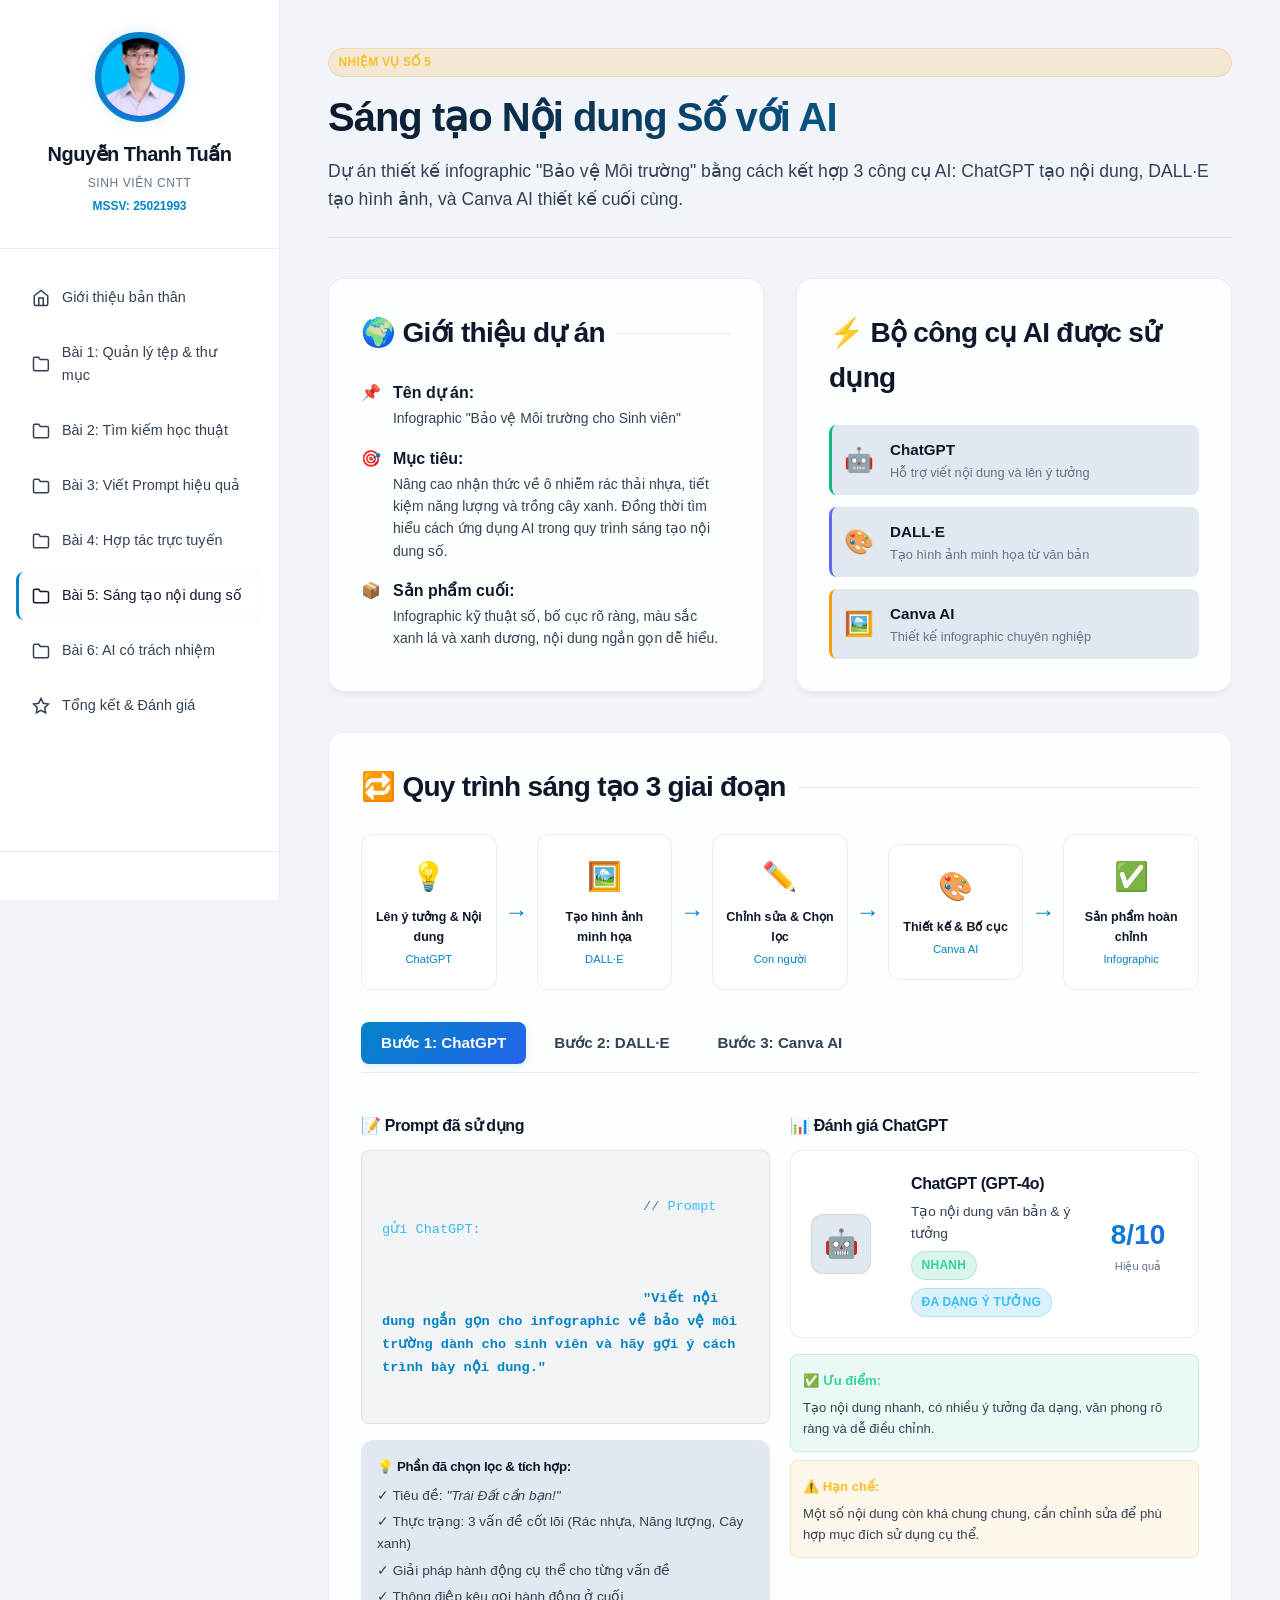
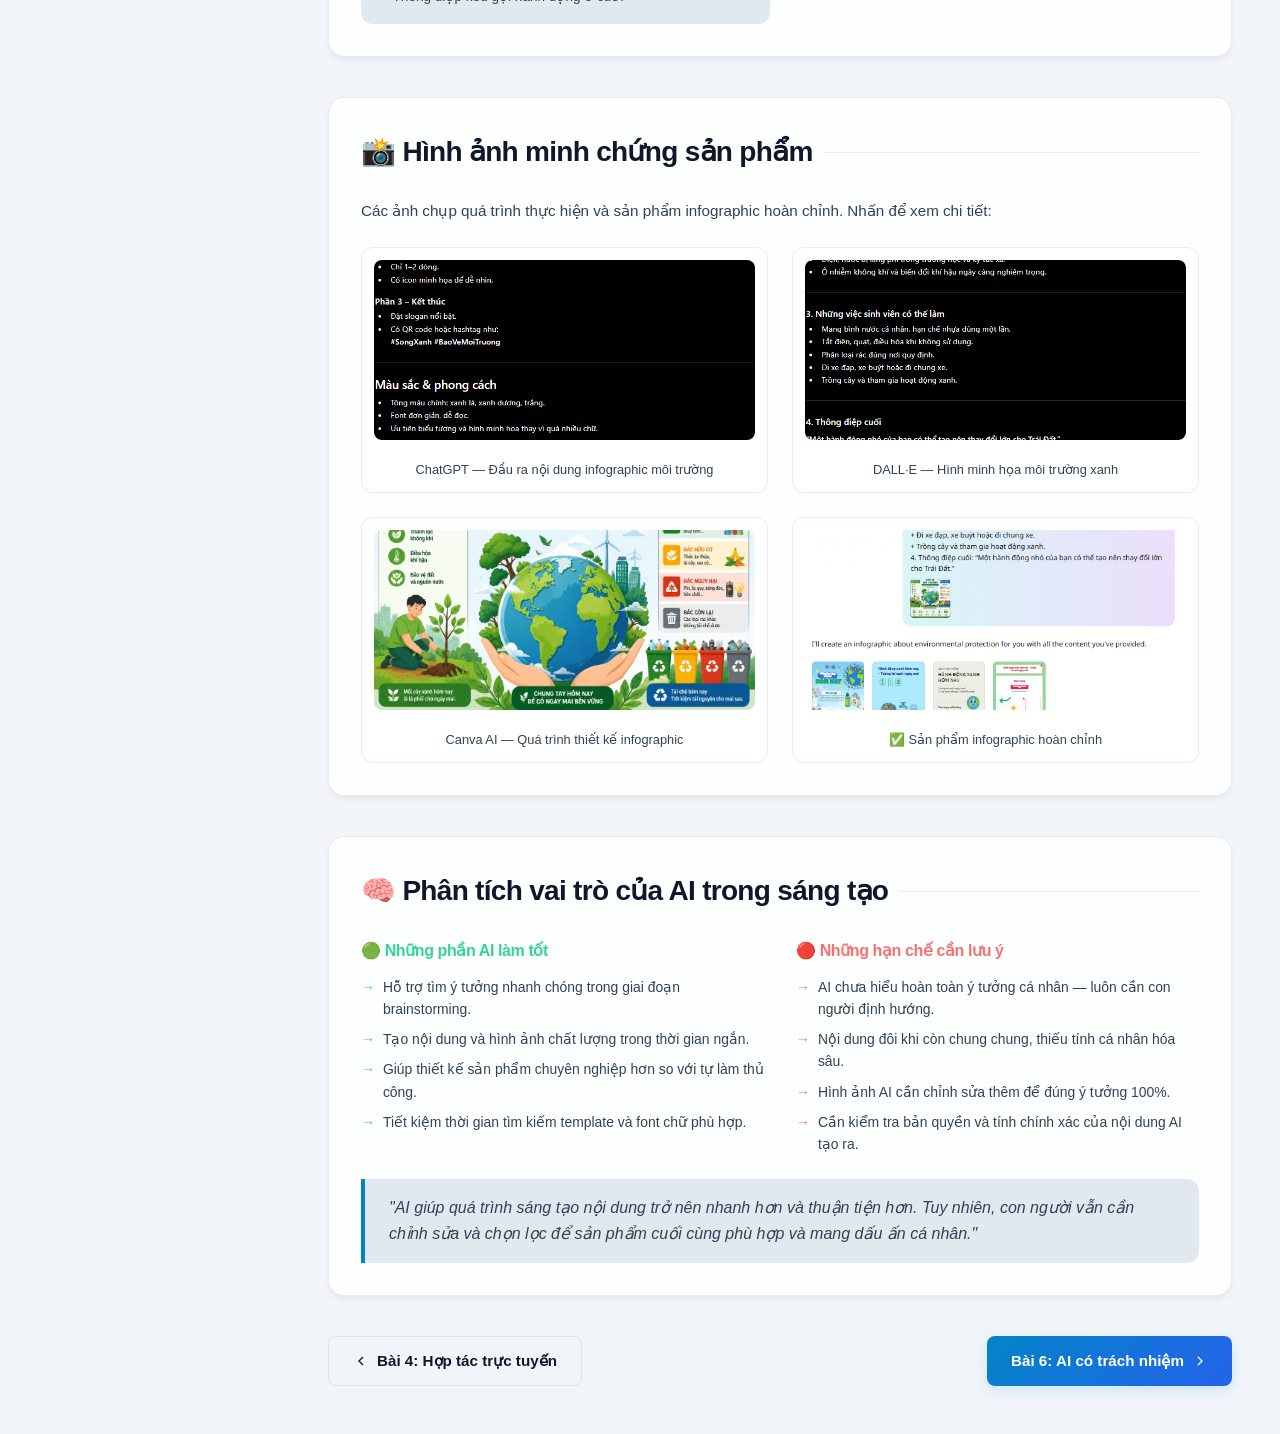
<file: project5.html>
<!DOCTYPE html>
<html lang="vi" data-theme="light">
<head>
    <meta charset="UTF-8">
    <meta name="viewport" content="width=device-width, initial-scale=1.0">
    <title>Bài 5: Sáng tạo Nội dung Số | Nguyễn Thanh Tuấn</title>
    <meta name="description" content="Báo cáo ứng dụng AI trong sáng tạo nội dung số - Thiết kế infographic bảo vệ môi trường - Nguyễn Thanh Tuấn">
    <link rel="stylesheet" href="assets/css/style.css">
    <style>
        .ai-tool-row {
            display: grid;
            grid-template-columns: 80px 1fr auto;
            align-items: center;
            gap: 1.25rem;
            padding: 1.25rem;
            background: var(--card-bg);
            border: 1px solid var(--card-border);
            border-radius: 0.75rem;
            transition: all 0.2s ease;
            margin-bottom: 0.75rem;
        }
        .ai-tool-row:hover {
            border-color: var(--accent-primary);
            transform: translateX(4px);
        }
        .tool-emoji-icon {
            width: 60px; height: 60px;
            border-radius: 12px;
            background: var(--bg-secondary);
            display: flex; align-items: center; justify-content: center;
            font-size: 1.75rem;
            border: 1px solid var(--card-border);
        }
        .tool-info h4 { color: var(--text-primary); font-size: 1rem; margin-bottom: 0.25rem; }
        .tool-info p { font-size: 0.85rem; color: var(--text-secondary); margin-bottom: 0.4rem; }
        .tool-score {
            text-align: center;
            min-width: 80px;
        }
        .tool-score .score-num {
            font-size: 1.75rem; font-weight: 900;
            font-family: var(--font-heading);
            background: var(--accent-gradient);
            -webkit-background-clip: text;
            -webkit-text-fill-color: transparent;
        }
        .tool-score .score-label { font-size: 0.7rem; color: var(--text-muted); }
        .workflow-visual {
            display: flex;
            align-items: center;
            gap: 0;
            margin: 1.5rem 0;
            overflow-x: auto;
            padding-bottom: 0.5rem;
        }
        .workflow-step {
            flex: 1;
            min-width: 120px;
            text-align: center;
            padding: 1.25rem 0.75rem;
            background: var(--card-bg);
            border: 1px solid var(--card-border);
            border-radius: 0.75rem;
            position: relative;
        }
        .workflow-arrow {
            font-size: 1.5rem;
            color: var(--accent-primary);
            padding: 0 0.5rem;
            flex-shrink: 0;
        }
        .workflow-step .step-icon { font-size: 1.75rem; display: block; margin-bottom: 0.5rem; }
        .workflow-step .step-name { font-size: 0.78rem; font-weight: 600; color: var(--text-primary); }
        .workflow-step .step-tool { font-size: 0.7rem; color: var(--accent-primary); margin-top: 0.2rem; }
        .pros-cons-table { width: 100%; border-collapse: collapse; margin-top: 1rem; }
        .pros-cons-table th, .pros-cons-table td { padding: 0.75rem 1rem; border-bottom: 1px solid var(--card-border); text-align: left; font-size: 0.87rem; }
        .pros-cons-table th { background: var(--bg-secondary); color: var(--text-primary); font-weight: 600; }
        .pros-cons-table td { color: var(--text-secondary); }
        .pros-cons-table tr:hover td { background: rgba(255,255,255,0.02); color: var(--text-primary); }
        .outcome-grid {
            display: grid;
            grid-template-columns: repeat(4, 1fr);
            gap: 1rem;
            margin-top: 1rem;
        }
        .outcome-card {
            background: var(--card-bg);
            border: 1px solid var(--card-border);
            border-radius: 0.75rem;
            padding: 1.25rem;
            text-align: center;
            transition: all 0.2s ease;
        }
        .outcome-card:hover { border-color: var(--accent-primary); transform: translateY(-3px); }
        .outcome-icon { font-size: 2rem; display: block; margin-bottom: 0.5rem; }
        .outcome-title { font-size: 0.85rem; font-weight: 600; color: var(--text-primary); }
        .outcome-desc { font-size: 0.78rem; color: var(--text-secondary); margin-top: 0.25rem; }
        @media (max-width: 900px) {
            .ai-tool-row { grid-template-columns: 60px 1fr; }
            .tool-score { display: none; }
            .outcome-grid { grid-template-columns: repeat(2, 1fr); }
        }
    </style>
</head>
<body>
<div class="app-container">

    <!-- Mobile Header -->
    <header class="mobile-header">
        <h3 class="mobile-title">Tuấn's Portfolio</h3>
        <button class="menu-hamburger" id="hamburger-btn" aria-label="Mở menu">
            <svg viewBox="0 0 24 24" width="24" height="24" stroke="currentColor" stroke-width="2" fill="none">
                <line x1="3" y1="12" x2="21" y2="12"></line>
                <line x1="3" y1="6" x2="21" y2="6"></line>
                <line x1="3" y1="18" x2="21" y2="18"></line>
            </svg>
        </button>
    </header>

    <!-- Sidebar -->
    <aside class="sidebar" id="sidebar">
        <div class="sidebar-header">
            <img src="assets/images/avatar.png" alt="Nguyễn Thanh Tuấn" class="sidebar-avatar">
            <h3 class="sidebar-title">Nguyễn Thanh Tuấn</h3>
            <span class="sidebar-subtitle">Sinh viên CNTT</span>
            <span style="font-size:0.75rem;color:var(--accent-primary);margin-top:0.25rem;font-weight:bold;font-family:var(--font-heading);">MSSV: 25021993</span>
        </div>
        <nav class="sidebar-menu">
            <a href="index.html" class="menu-item">
                <svg viewBox="0 0 24 24"><path d="M3 9l9-7 9 7v11a2 2 0 0 1-2 2H5a2 2 0 0 1-2-2z"></path><polyline points="9 22 9 12 15 12 15 22"></polyline></svg>
                Giới thiệu bản thân
            </a>
            <a href="project1.html" class="menu-item">
                <svg viewBox="0 0 24 24"><path d="M22 19a2 2 0 0 1-2 2H4a2 2 0 0 1-2-2V5a2 2 0 0 1 2-2h5l2 3h9a2 2 0 0 1 2 2z"></path></svg>
                Bài 1: Quản lý tệp &amp; thư mục
            </a>
            <a href="project2.html" class="menu-item">
                <svg viewBox="0 0 24 24"><path d="M22 19a2 2 0 0 1-2 2H4a2 2 0 0 1-2-2V5a2 2 0 0 1 2-2h5l2 3h9a2 2 0 0 1 2 2z"></path></svg>
                Bài 2: Tìm kiếm học thuật
            </a>
            <a href="project3.html" class="menu-item">
                <svg viewBox="0 0 24 24"><path d="M22 19a2 2 0 0 1-2 2H4a2 2 0 0 1-2-2V5a2 2 0 0 1 2-2h5l2 3h9a2 2 0 0 1 2 2z"></path></svg>
                Bài 3: Viết Prompt hiệu quả
            </a>
            <a href="project4.html" class="menu-item">
                <svg viewBox="0 0 24 24"><path d="M22 19a2 2 0 0 1-2 2H4a2 2 0 0 1-2-2V5a2 2 0 0 1 2-2h5l2 3h9a2 2 0 0 1 2 2z"></path></svg>
                Bài 4: Hợp tác trực tuyến
            </a>
            <a href="project5.html" class="menu-item active">
                <svg viewBox="0 0 24 24"><path d="M22 19a2 2 0 0 1-2 2H4a2 2 0 0 1-2-2V5a2 2 0 0 1 2-2h5l2 3h9a2 2 0 0 1 2 2z"></path></svg>
                Bài 5: Sáng tạo nội dung số
            </a>
            <a href="project6.html" class="menu-item">
                <svg viewBox="0 0 24 24"><path d="M22 19a2 2 0 0 1-2 2H4a2 2 0 0 1-2-2V5a2 2 0 0 1 2-2h5l2 3h9a2 2 0 0 1 2 2z"></path></svg>
                Bài 6: AI có trách nhiệm
            </a>
            <a href="summary.html" class="menu-item">
                <svg viewBox="0 0 24 24"><polygon points="12 2 15.09 8.26 22 9.27 17 14.14 18.18 21.02 12 17.77 5.82 21.02 7 14.14 2 9.27 8.91 8.26 12 2"></polygon></svg>
                Tổng kết &amp; Đánh giá
            </a>
        </nav>
        <div class="sidebar-footer">
            
        </div>
    </aside>

    <!-- Main Content -->
    <main class="main-content">

        <header class="page-header">
            <span class="badge badge-warning">Nhiệm vụ số 5</span>
            <h1 class="page-title">Sáng tạo Nội dung Số với AI</h1>
            <p class="page-subtitle">Dự án thiết kế infographic "Bảo vệ Môi trường" bằng cách kết hợp 3 công cụ AI: ChatGPT tạo nội dung, DALL·E tạo hình ảnh, và Canva AI thiết kế cuối cùng.</p>
        </header>

        <!-- Project intro -->
        <section class="grid-2">
            <div class="glass-card">
                <h3 class="section-title">🌍 Giới thiệu dự án</h3>
                <div style="display:flex;flex-direction:column;gap:1rem;">
                    <div style="display:flex;gap:0.75rem;">
                        <span style="color:var(--accent-primary);font-size:1rem;">📌</span>
                        <div><strong style="color:var(--text-primary);">Tên dự án:</strong><p style="font-size:0.87rem;margin-top:0.1rem;">Infographic "Bảo vệ Môi trường cho Sinh viên"</p></div>
                    </div>
                    <div style="display:flex;gap:0.75rem;">
                        <span style="color:var(--accent-primary);font-size:1rem;">🎯</span>
                        <div><strong style="color:var(--text-primary);">Mục tiêu:</strong><p style="font-size:0.87rem;margin-top:0.1rem;">Nâng cao nhận thức về ô nhiễm rác thải nhựa, tiết kiệm năng lượng và trồng cây xanh. Đồng thời tìm hiểu cách ứng dụng AI trong quy trình sáng tạo nội dung số.</p></div>
                    </div>
                    <div style="display:flex;gap:0.75rem;">
                        <span style="color:var(--accent-primary);font-size:1rem;">📦</span>
                        <div><strong style="color:var(--text-primary);">Sản phẩm cuối:</strong><p style="font-size:0.87rem;margin-top:0.1rem;">Infographic kỹ thuật số, bố cục rõ ràng, màu sắc xanh lá và xanh dương, nội dung ngắn gọn dễ hiểu.</p></div>
                    </div>
                </div>
            </div>
            <div class="glass-card">
                <h3 class="section-title">⚡ Bộ công cụ AI được sử dụng</h3>
                <div style="display:flex;flex-direction:column;gap:0.75rem;">
                    <div style="display:flex;align-items:center;gap:1rem;padding:0.75rem;background:var(--bg-secondary);border-radius:0.5rem;border-left:3px solid #10b981;">
                        <span style="font-size:1.5rem;">🤖</span>
                        <div><strong style="color:var(--text-primary);font-size:0.95rem;">ChatGPT</strong><p style="font-size:0.8rem;color:var(--text-muted);">Hỗ trợ viết nội dung và lên ý tưởng</p></div>
                    </div>
                    <div style="display:flex;align-items:center;gap:1rem;padding:0.75rem;background:var(--bg-secondary);border-radius:0.5rem;border-left:3px solid #6366f1;">
                        <span style="font-size:1.5rem;">🎨</span>
                        <div><strong style="color:var(--text-primary);font-size:0.95rem;">DALL·E</strong><p style="font-size:0.8rem;color:var(--text-muted);">Tạo hình ảnh minh họa từ văn bản</p></div>
                    </div>
                    <div style="display:flex;align-items:center;gap:1rem;padding:0.75rem;background:var(--bg-secondary);border-radius:0.5rem;border-left:3px solid #f59e0b;">
                        <span style="font-size:1.5rem;">🖼️</span>
                        <div><strong style="color:var(--text-primary);font-size:0.95rem;">Canva AI</strong><p style="font-size:0.8rem;color:var(--text-muted);">Thiết kế infographic chuyên nghiệp</p></div>
                    </div>
                </div>
            </div>
        </section>

        <!-- Workflow Visual -->
        <section class="glass-card">
            <h3 class="section-title">🔁 Quy trình sáng tạo 3 giai đoạn</h3>
            <div class="workflow-visual">
                <div class="workflow-step">
                    <span class="step-icon">💡</span>
                    <div class="step-name">Lên ý tưởng &amp; Nội dung</div>
                    <div class="step-tool">ChatGPT</div>
                </div>
                <div class="workflow-arrow">→</div>
                <div class="workflow-step">
                    <span class="step-icon">🖼️</span>
                    <div class="step-name">Tạo hình ảnh minh họa</div>
                    <div class="step-tool">DALL·E</div>
                </div>
                <div class="workflow-arrow">→</div>
                <div class="workflow-step">
                    <span class="step-icon">✏️</span>
                    <div class="step-name">Chỉnh sửa &amp; Chọn lọc</div>
                    <div class="step-tool">Con người</div>
                </div>
                <div class="workflow-arrow">→</div>
                <div class="workflow-step">
                    <span class="step-icon">🎨</span>
                    <div class="step-name">Thiết kế &amp; Bố cục</div>
                    <div class="step-tool">Canva AI</div>
                </div>
                <div class="workflow-arrow">→</div>
                <div class="workflow-step">
                    <span class="step-icon">✅</span>
                    <div class="step-name">Sản phẩm hoàn chỉnh</div>
                    <div class="step-tool">Infographic</div>
                </div>
            </div>

            <!-- Step Details via tabs -->
            <div class="tab-container" style="margin-top:1rem;">
                <div class="tab-nav">
                    <button class="tab-btn active" data-tab="step1-chatgpt">Bước 1: ChatGPT</button>
                    <button class="tab-btn" data-tab="step2-dalle">Bước 2: DALL·E</button>
                    <button class="tab-btn" data-tab="step3-canva">Bước 3: Canva AI</button>
                </div>
                <div class="tab-content active" id="step1-chatgpt">
                    <div class="grid-2" style="margin-top:1rem;gap:1.25rem;">
                        <div>
                            <h4 style="color:var(--text-primary);margin-bottom:0.75rem;">📝 Prompt đã sử dụng</h4>
                            <div class="prompt-text" style="font-size:0.85rem;line-height:1.7;font-family:Consolas,monospace;padding:1.25rem;">
                                <span style="color:#64748b;">//</span> <span style="color:#38bdf8;">Prompt gửi ChatGPT:</span><br><br>
                                <span style="color:#0284c7; font-weight: 600;">"Viết nội dung ngắn gọn cho infographic về bảo vệ môi trường dành cho sinh viên và hãy gợi ý cách trình bày nội dung."</span>
                            </div>
                            <div style="margin-top:1rem;padding:1rem;background:var(--bg-secondary);border-radius:0.75rem;">
                                <h5 style="color:var(--text-primary);margin-bottom:0.5rem;">💡 Phần đã chọn lọc &amp; tích hợp:</h5>
                                <ul style="list-style:none;display:flex;flex-direction:column;gap:0.3rem;">
                                    <li style="font-size:0.85rem;color:var(--text-secondary);">✓ Tiêu đề: <em>"Trái Đất cần bạn!"</em></li>
                                    <li style="font-size:0.85rem;color:var(--text-secondary);">✓ Thực trạng: 3 vấn đề cốt lõi (Rác nhựa, Năng lượng, Cây xanh)</li>
                                    <li style="font-size:0.85rem;color:var(--text-secondary);">✓ Giải pháp hành động cụ thể cho từng vấn đề</li>
                                    <li style="font-size:0.85rem;color:var(--text-secondary);">✓ Thông điệp kêu gọi hành động ở cuối</li>
                                </ul>
                            </div>
                        </div>
                        <div>
                            <h4 style="color:var(--text-primary);margin-bottom:0.75rem;">📊 Đánh giá ChatGPT</h4>
                            <div class="ai-tool-row" style="margin-bottom:0;">
                                <div class="tool-emoji-icon">🤖</div>
                                <div class="tool-info">
                                    <h4>ChatGPT (GPT-4o)</h4>
                                    <p>Tạo nội dung văn bản &amp; ý tưởng</p>
                                    <div style="display:flex;gap:0.5rem;flex-wrap:wrap;">
                                        <span class="badge badge-success">Nhanh</span>
                                        <span class="badge badge-info">Đa dạng ý tưởng</span>
                                    </div>
                                </div>
                                <div class="tool-score">
                                    <div class="score-num">8/10</div>
                                    <div class="score-label">Hiệu quả</div>
                                </div>
                            </div>
                            <div style="margin-top:1rem;display:flex;flex-direction:column;gap:0.5rem;">
                                <div style="background:rgba(16,185,129,0.08);border:1px solid rgba(16,185,129,0.2);border-radius:0.5rem;padding:0.75rem;">
                                    <strong style="color:#34d399;font-size:0.82rem;">✅ Ưu điểm:</strong>
                                    <p style="font-size:0.82rem;color:var(--text-secondary);margin-top:0.25rem;">Tạo nội dung nhanh, có nhiều ý tưởng đa dạng, văn phong rõ ràng và dễ điều chỉnh.</p>
                                </div>
                                <div style="background:rgba(245,158,11,0.08);border:1px solid rgba(245,158,11,0.2);border-radius:0.5rem;padding:0.75rem;">
                                    <strong style="color:#fbbf24;font-size:0.82rem;">⚠️ Hạn chế:</strong>
                                    <p style="font-size:0.82rem;color:var(--text-secondary);margin-top:0.25rem;">Một số nội dung còn khá chung chung, cần chỉnh sửa để phù hợp mục đích sử dụng cụ thể.</p>
                                </div>
                            </div>
                        </div>
                    </div>
                </div>
                <div class="tab-content" id="step2-dalle">
                    <div class="grid-2" style="margin-top:1rem;gap:1.25rem;">
                        <div>
                            <h4 style="color:var(--text-primary);margin-bottom:0.75rem;">🎨 Prompt tạo ảnh DALL·E</h4>
                            <div class="prompt-text" style="font-size:0.85rem;line-height:1.7;font-family:Consolas,monospace;padding:1.25rem;">
                                <span style="color:#64748b;">//</span> <span style="color:#38bdf8;">Image Generation Prompt:</span><br><br>
                                <span style="color:#0284c7; font-weight: 600;">"Tạo hình minh họa về bảo vệ môi trường với cây xanh, tái chế rác và Trái Đất xanh sạch đẹp, phong cách infographic hiện đại."</span>
                            </div>
                            <div style="margin-top:1rem;background:var(--bg-secondary);border-radius:0.75rem;padding:1rem;">
                                <h5 style="color:var(--text-primary);margin-bottom:0.5rem;">🖼️ Kết quả &amp; điều chỉnh:</h5>
                                <p style="font-size:0.85rem;color:var(--text-secondary);">Hình ảnh được tạo ra có màu sắc tươi sáng phù hợp chủ đề. Tuy nhiên một số chi tiết cần chỉnh sửa thêm bằng Canva để phù hợp bố cục infographic chung.</p>
                            </div>
                        </div>
                        <div>
                            <h4 style="color:var(--text-primary);margin-bottom:0.75rem;">📊 Đánh giá DALL·E</h4>
                            <div class="ai-tool-row" style="margin-bottom:0;">
                                <div class="tool-emoji-icon">🎨</div>
                                <div class="tool-info">
                                    <h4>DALL·E (via ChatGPT)</h4>
                                    <p>Tạo hình ảnh AI từ văn bản</p>
                                    <div style="display:flex;gap:0.5rem;flex-wrap:wrap;">
                                        <span class="badge badge-success">Sáng tạo</span>
                                        <span class="badge badge-info">Trực quan</span>
                                    </div>
                                </div>
                                <div class="tool-score">
                                    <div class="score-num">7/10</div>
                                    <div class="score-label">Hiệu quả</div>
                                </div>
                            </div>
                            <div style="margin-top:1rem;display:flex;flex-direction:column;gap:0.5rem;">
                                <div style="background:rgba(16,185,129,0.08);border:1px solid rgba(16,185,129,0.2);border-radius:0.5rem;padding:0.75rem;">
                                    <strong style="color:#34d399;font-size:0.82rem;">✅ Ưu điểm:</strong>
                                    <p style="font-size:0.82rem;color:var(--text-secondary);margin-top:0.25rem;">Tạo hình ảnh nhanh và đẹp, có tính sáng tạo cao, hỗ trợ minh họa trực quan cho infographic.</p>
                                </div>
                                <div style="background:rgba(245,158,11,0.08);border:1px solid rgba(245,158,11,0.2);border-radius:0.5rem;padding:0.75rem;">
                                    <strong style="color:#fbbf24;font-size:0.82rem;">⚠️ Hạn chế:</strong>
                                    <p style="font-size:0.82rem;color:var(--text-secondary);margin-top:0.25rem;">Một số hình ảnh chưa đúng hoàn toàn với ý tưởng, cần chỉnh sửa thêm để phù hợp với thiết kế tổng thể.</p>
                                </div>
                            </div>
                        </div>
                    </div>
                </div>
                <div class="tab-content" id="step3-canva">
                    <div class="grid-2" style="margin-top:1rem;gap:1.25rem;">
                        <div>
                            <h4 style="color:var(--text-primary);margin-bottom:0.75rem;">🖼️ Quy trình thiết kế trên Canva</h4>
                            <ol style="display:flex;flex-direction:column;gap:0.6rem;padding-left:1.25rem;">
                                <li style="font-size:0.87rem;color:var(--text-secondary);">Chọn mẫu infographic có bố cục phù hợp chủ đề môi trường.</li>
                                <li style="font-size:0.87rem;color:var(--text-secondary);">Chèn nội dung văn bản đã được chọn lọc từ ChatGPT.</li>
                                <li style="font-size:0.87rem;color:var(--text-secondary);">Chèn hình ảnh được tạo từ DALL·E vào các vị trí phù hợp.</li>
                                <li style="font-size:0.87rem;color:var(--text-secondary);">Điều chỉnh màu sắc chủ đạo: <strong style="color:#34d399;">Xanh lá</strong> + <strong style="color:#38bdf8;">Xanh dương</strong>.</li>
                                <li style="font-size:0.87rem;color:var(--text-secondary);">Kiểm tra bố cục tổng thể, xuất file và lưu thành phẩm.</li>
                            </ol>
                            <div style="margin-top:1rem;background:rgba(16,185,129,0.08);border:1px solid rgba(16,185,129,0.2);border-radius:0.75rem;padding:1rem;">
                                <strong style="color:#34d399;font-size:0.85rem;">🏆 Kết quả đạt được:</strong>
                                <ul style="list-style:none;margin-top:0.5rem;display:flex;flex-direction:column;gap:0.3rem;">
                                    <li style="font-size:0.82rem;color:var(--text-secondary);">✓ Nội dung ngắn gọn, dễ hiểu, dễ nhớ.</li>
                                    <li style="font-size:0.82rem;color:var(--text-secondary);">✓ Hình ảnh trực quan, sinh động.</li>
                                    <li style="font-size:0.82rem;color:var(--text-secondary);">✓ Bố cục rõ ràng, cân đối.</li>
                                    <li style="font-size:0.82rem;color:var(--text-secondary);">✓ Màu sắc chủ đạo phù hợp chủ đề môi trường.</li>
                                </ul>
                            </div>
                        </div>
                        <div>
                            <h4 style="color:var(--text-primary);margin-bottom:0.75rem;">📊 Đánh giá Canva AI</h4>
                            <div class="ai-tool-row" style="margin-bottom:0;">
                                <div class="tool-emoji-icon">🖼️</div>
                                <div class="tool-info">
                                    <h4>Canva AI</h4>
                                    <p>Thiết kế infographic</p>
                                    <div style="display:flex;gap:0.5rem;flex-wrap:wrap;">
                                        <span class="badge badge-success">Dễ dùng</span>
                                        <span class="badge badge-info">Đẹp mắt</span>
                                    </div>
                                </div>
                                <div class="tool-score">
                                    <div class="score-num">9/10</div>
                                    <div class="score-label">Hiệu quả</div>
                                </div>
                            </div>
                            <div style="margin-top:1rem;display:flex;flex-direction:column;gap:0.5rem;">
                                <div style="background:rgba(16,185,129,0.08);border:1px solid rgba(16,185,129,0.2);border-radius:0.5rem;padding:0.75rem;">
                                    <strong style="color:#34d399;font-size:0.82rem;">✅ Ưu điểm:</strong>
                                    <p style="font-size:0.82rem;color:var(--text-secondary);margin-top:0.25rem;">Dễ sử dụng, có nhiều mẫu đẹp để lựa chọn, thiết kế nhanh chóng và chuyên nghiệp.</p>
                                </div>
                                <div style="background:rgba(245,158,11,0.08);border:1px solid rgba(245,158,11,0.2);border-radius:0.5rem;padding:0.75rem;">
                                    <strong style="color:#fbbf24;font-size:0.82rem;">⚠️ Hạn chế:</strong>
                                    <p style="font-size:0.82rem;color:var(--text-secondary);margin-top:0.25rem;">Một số tính năng AI nâng cao cần trả phí. Tiếng Việt đôi khi bị lỗi phông chữ khi xuất file.</p>
                                </div>
                            </div>
                        </div>
                    </div>
                </div>
            </div>
        </section>

        <!-- Evidence Screenshots -->
        <section class="glass-card">
            <h3 class="section-title">📸 Hình ảnh minh chứng sản phẩm</h3>
            <p style="margin-bottom:1.5rem;color:var(--text-secondary);">Các ảnh chụp quá trình thực hiện và sản phẩm infographic hoàn chỉnh. Nhấn để xem chi tiết:</p>
            <div class="gallery-grid">
                <div class="gallery-item">
                    <img src="assets/images/Bai_tap_tuan_5_image1.png" alt="ChatGPT tạo nội dung infographic">
                    <div class="gallery-caption">ChatGPT — Đầu ra nội dung infographic môi trường</div>
                </div>
                <div class="gallery-item">
                    <img src="assets/images/Bai_tap_tuan_5_image2.png" alt="DALL-E tạo hình ảnh môi trường">
                    <div class="gallery-caption">DALL·E — Hình minh họa môi trường xanh</div>
                </div>
                <div class="gallery-item">
                    <img src="assets/images/Bai_tap_tuan_5_image3.png" alt="Canva AI thiết kế infographic">
                    <div class="gallery-caption">Canva AI — Quá trình thiết kế infographic</div>
                </div>
                <div class="gallery-item">
                    <img src="assets/images/Bai_tap_tuan_5_image4.png" alt="Sản phẩm infographic hoàn chỉnh">
                    <div class="gallery-caption">✅ Sản phẩm infographic hoàn chỉnh</div>
                </div>
            </div>
        </section>

        <!-- AI Role Analysis -->
        <section class="glass-card">
            <h3 class="section-title">🧠 Phân tích vai trò của AI trong sáng tạo</h3>
            <div class="grid-2">
                <div>
                    <h4 style="color:#34d399;margin-bottom:0.75rem;">🟢 Những phần AI làm tốt</h4>
                    <ul style="list-style:none;display:flex;flex-direction:column;gap:0.5rem;">
                        <li style="display:flex;gap:0.5rem;font-size:0.87rem;color:var(--text-secondary);"><span style="color:#34d399;">→</span> Hỗ trợ tìm ý tưởng nhanh chóng trong giai đoạn brainstorming.</li>
                        <li style="display:flex;gap:0.5rem;font-size:0.87rem;color:var(--text-secondary);"><span style="color:#34d399;">→</span> Tạo nội dung và hình ảnh chất lượng trong thời gian ngắn.</li>
                        <li style="display:flex;gap:0.5rem;font-size:0.87rem;color:var(--text-secondary);"><span style="color:#34d399;">→</span> Giúp thiết kế sản phẩm chuyên nghiệp hơn so với tự làm thủ công.</li>
                        <li style="display:flex;gap:0.5rem;font-size:0.87rem;color:var(--text-secondary);"><span style="color:#34d399;">→</span> Tiết kiệm thời gian tìm kiếm template và font chữ phù hợp.</li>
                    </ul>
                </div>
                <div>
                    <h4 style="color:#f87171;margin-bottom:0.75rem;">🔴 Những hạn chế cần lưu ý</h4>
                    <ul style="list-style:none;display:flex;flex-direction:column;gap:0.5rem;">
                        <li style="display:flex;gap:0.5rem;font-size:0.87rem;color:var(--text-secondary);"><span style="color:#f87171;">→</span> AI chưa hiểu hoàn toàn ý tưởng cá nhân — luôn cần con người định hướng.</li>
                        <li style="display:flex;gap:0.5rem;font-size:0.87rem;color:var(--text-secondary);"><span style="color:#f87171;">→</span> Nội dung đôi khi còn chung chung, thiếu tính cá nhân hóa sâu.</li>
                        <li style="display:flex;gap:0.5rem;font-size:0.87rem;color:var(--text-secondary);"><span style="color:#f87171;">→</span> Hình ảnh AI cần chỉnh sửa thêm để đúng ý tưởng 100%.</li>
                        <li style="display:flex;gap:0.5rem;font-size:0.87rem;color:var(--text-secondary);"><span style="color:#f87171;">→</span> Cần kiểm tra bản quyền và tính chính xác của nội dung AI tạo ra.</li>
                    </ul>
                </div>
            </div>
            <blockquote style="border-left:4px solid var(--accent-primary);padding:1rem 1.5rem;background:var(--bg-secondary);border-radius:0 0.75rem 0.75rem 0;font-style:italic;color:var(--text-secondary);margin-top:1.5rem;">
                "AI giúp quá trình sáng tạo nội dung trở nên nhanh hơn và thuận tiện hơn. Tuy nhiên, con người vẫn cần chỉnh sửa và chọn lọc để sản phẩm cuối cùng phù hợp và mang dấu ấn cá nhân."
            </blockquote>
        </section>

        <!-- Navigation -->
        <div style="display:flex;justify-content:space-between;flex-wrap:wrap;gap:1rem;">
            <a href="project4.html" class="btn btn-secondary">
                <svg width="16" height="16" viewBox="0 0 24 24" fill="none" stroke="currentColor" stroke-width="2"><polyline points="15 18 9 12 15 6"></polyline></svg>
                Bài 4: Hợp tác trực tuyến
            </a>
            <a href="project6.html" class="btn btn-primary">
                Bài 6: AI có trách nhiệm
                <svg width="16" height="16" viewBox="0 0 24 24" fill="none" stroke="currentColor" stroke-width="2"><polyline points="9 18 15 12 9 6"></polyline></svg>
            </a>
        </div>

    </main>
</div>
<script src="assets/js/main.js"></script>
</body>
</html>
</file>
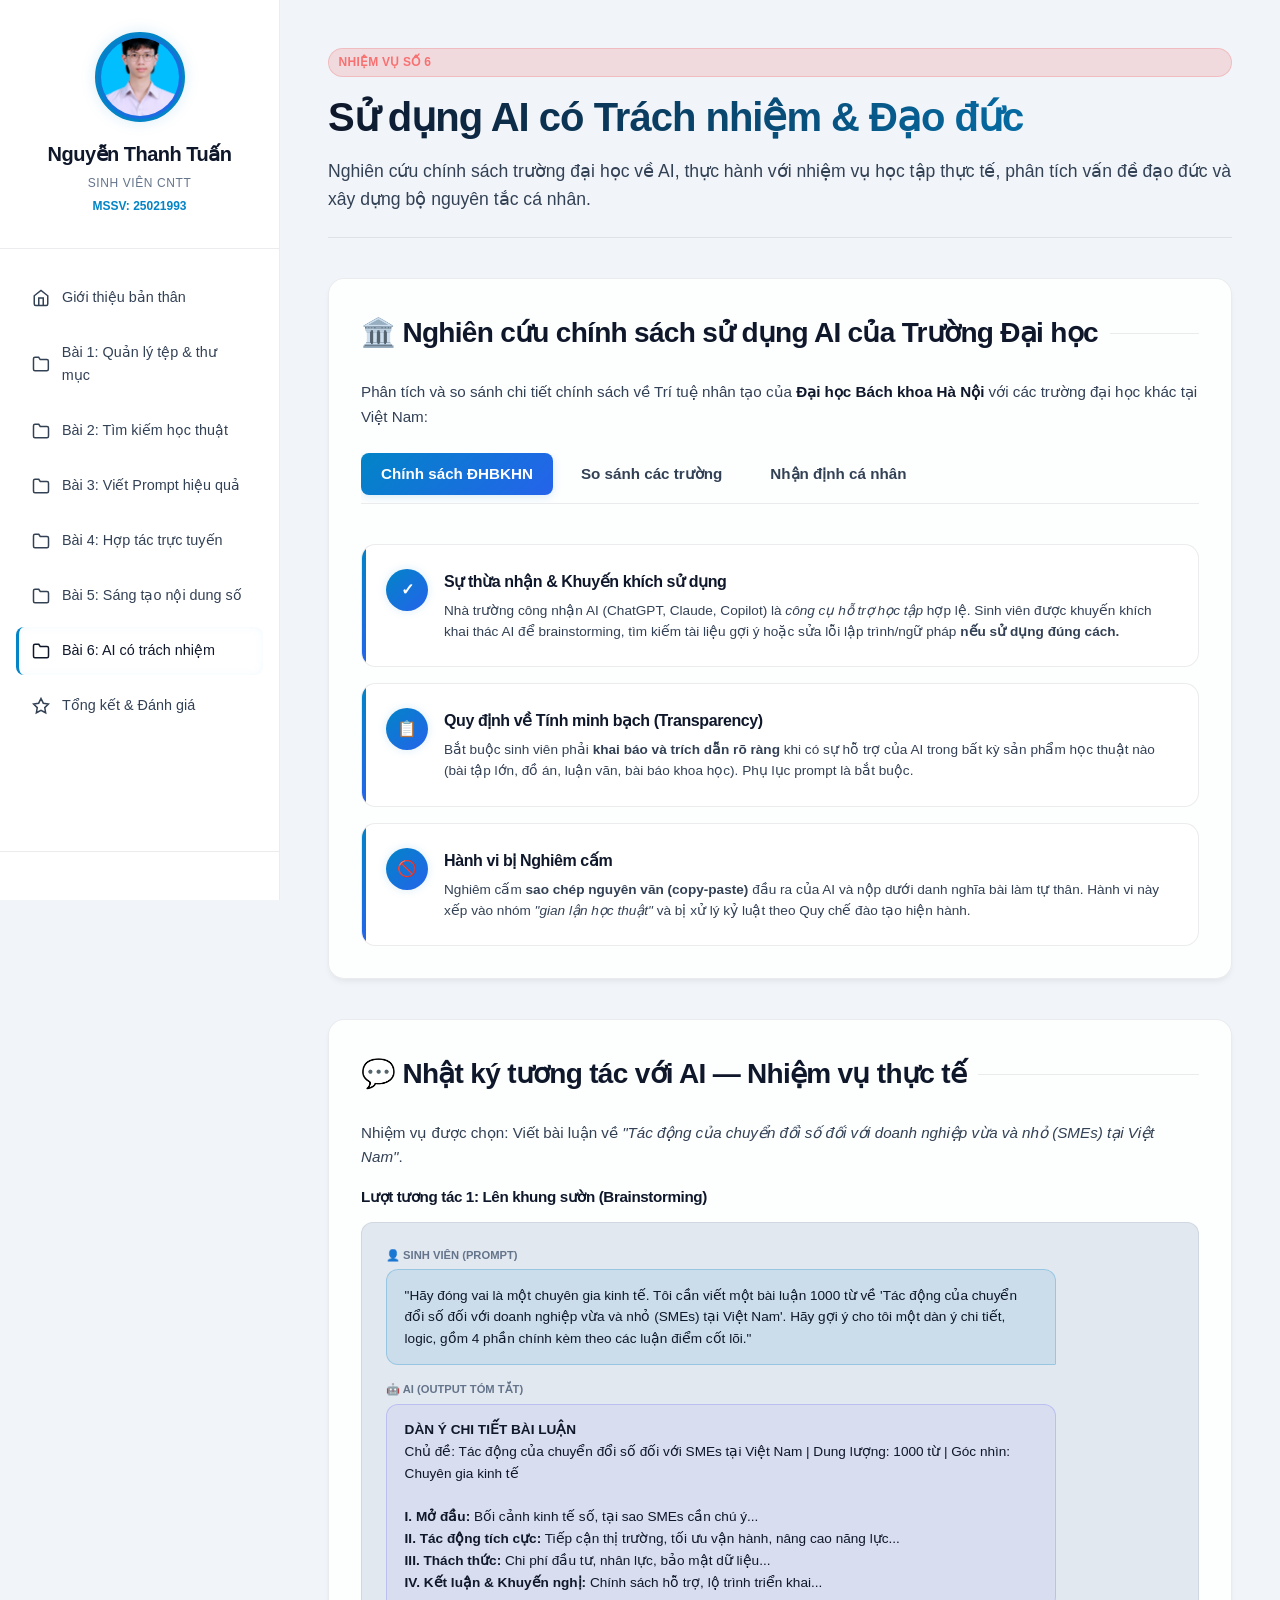
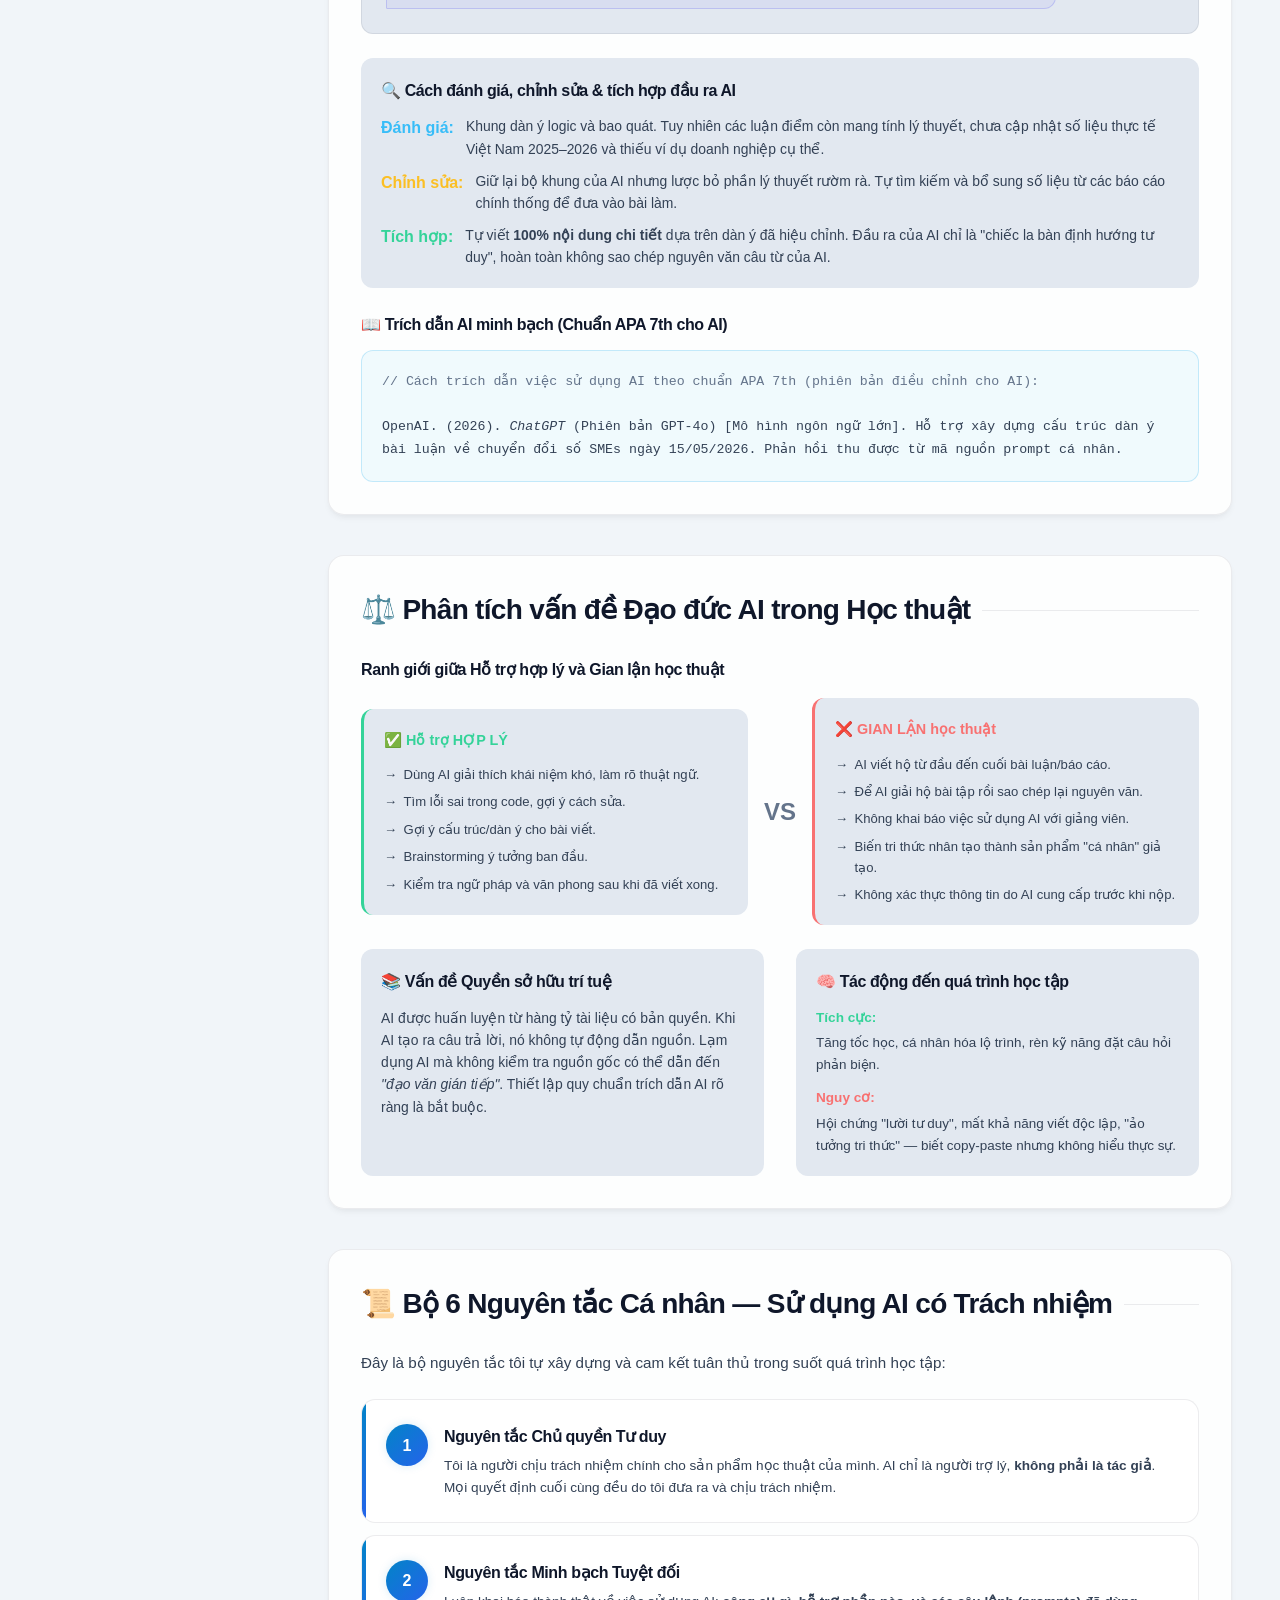
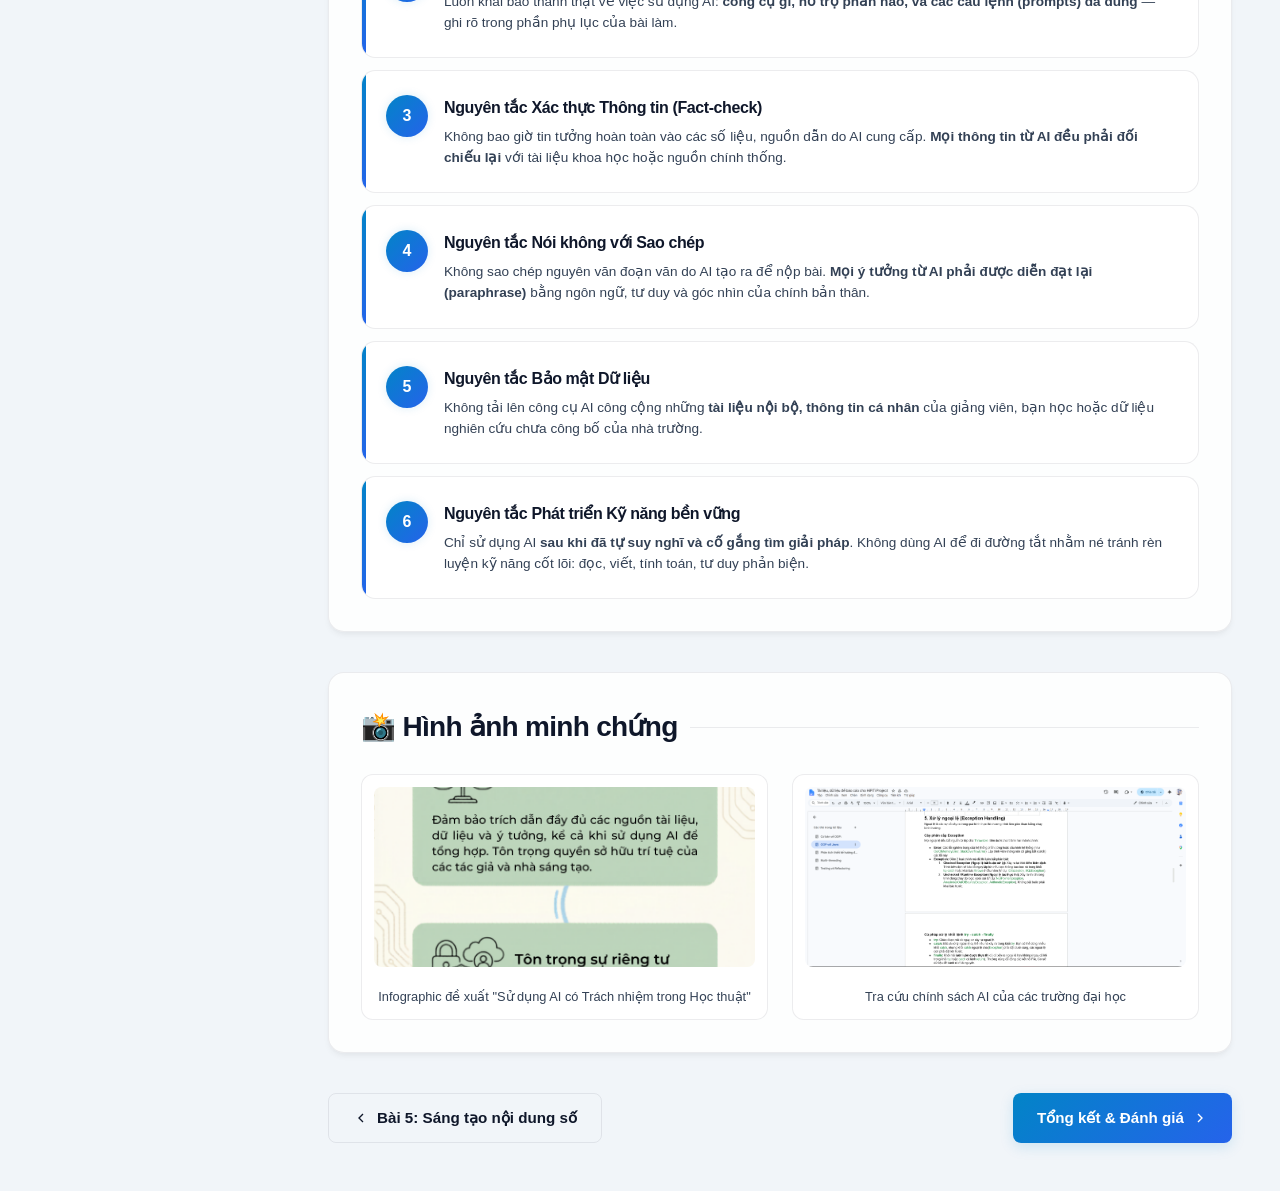
<file: project6.html>
<!DOCTYPE html>
<html lang="vi" data-theme="light">
<head>
    <meta charset="UTF-8">
    <meta name="viewport" content="width=device-width, initial-scale=1.0">
    <title>Bài 6: Sử dụng AI có Trách nhiệm | Nguyễn Thanh Tuấn</title>
    <meta name="description" content="Báo cáo nghiên cứu và thực hành sử dụng Trí tuệ nhân tạo có trách nhiệm và đạo đức trong học thuật - Nguyễn Thanh Tuấn">
    <link rel="stylesheet" href="assets/css/style.css">
    <style>
        .principle-card {
            background: var(--card-bg);
            border: 1px solid var(--card-border);
            border-radius: 0.9rem;
            padding: 1.5rem;
            display: flex;
            gap: 1rem;
            align-items: flex-start;
            transition: all 0.3s ease;
            position: relative;
            overflow: hidden;
        }
        .principle-card::before {
            content: '';
            position: absolute;
            left: 0; top: 0;
            width: 4px;
            height: 100%;
            background: var(--accent-gradient);
            border-radius: 0 0 0 0;
        }
        .principle-card:hover {
            border-color: var(--card-hover-border);
            transform: translateX(6px);
            box-shadow: 0 8px 20px rgba(0,0,0,0.15);
        }
        .principle-num {
            width: 42px; height: 42px; flex-shrink: 0;
            border-radius: 50%;
            background: var(--accent-gradient);
            display: flex; align-items: center; justify-content: center;
            font-weight: 800;
            font-size: 1rem;
            color: white;
            box-shadow: 0 0 10px var(--accent-glow);
        }
        .principle-content h4 { color: var(--text-primary); font-size: 1rem; margin-bottom: 0.35rem; }
        .principle-content p { font-size: 0.85rem; color: var(--text-secondary); line-height: 1.55; }
        .policy-compare-table { width: 100%; border-collapse: collapse; font-size: 0.85rem; }
        .policy-compare-table th, .policy-compare-table td { padding: 0.85rem 1rem; border: 1px solid var(--card-border); }
        .policy-compare-table th { background: var(--bg-secondary); color: var(--text-primary); font-weight: 600; text-align: left; }
        .policy-compare-table td { color: var(--text-secondary); vertical-align: top; }
        .policy-compare-table tr:hover td { background: rgba(255,255,255,0.02); color: var(--text-primary); }
        .highlight-cell { color: var(--accent-primary) !important; font-weight: 600; }
        .ethical-scale {
            display: grid;
            grid-template-columns: 1fr auto 1fr;
            gap: 1rem;
            align-items: center;
            margin-top: 1rem;
        }
        .scale-side {
            background: var(--bg-secondary);
            border-radius: 0.75rem;
            padding: 1.25rem;
        }
        .scale-side.left { border-left: 3px solid #34d399; }
        .scale-side.right { border-left: 3px solid #f87171; }
        .scale-vs {
            font-size: 1.5rem; font-weight: 900;
            font-family: var(--font-heading);
            color: var(--text-muted);
            text-align: center;
        }
        .scale-title { font-size: 0.9rem; font-weight: 700; margin-bottom: 0.75rem; }
        .scale-title.ok { color: #34d399; }
        .scale-title.bad { color: #f87171; }
        .scale-list { list-style: none; display: flex; flex-direction: column; gap: 0.4rem; }
        .scale-list li { font-size: 0.82rem; color: var(--text-secondary); display: flex; gap: 0.4rem; }
        .apa-citation {
            background: rgba(14,165,233,0.05);
            border: 1px solid rgba(14,165,233,0.2);
            border-radius: 0.75rem;
            padding: 1.25rem;
            font-family: Consolas, monospace;
            font-size: 0.83rem;
            color: var(--text-secondary);
            line-height: 1.7;
        }
        .interaction-log {
            background: var(--bg-secondary);
            border: 1px solid var(--card-border);
            border-radius: 0.75rem;
            padding: 1.5rem;
            display: flex;
            flex-direction: column;
            gap: 1rem;
        }
        .log-bubble {
            padding: 0.9rem 1.1rem;
            border-radius: 0.75rem;
            font-size: 0.85rem;
            line-height: 1.6;
            max-width: 85%;
        }
        .log-bubble.user {
            background: rgba(2, 132, 199, 0.1);
            border: 1px solid rgba(2, 132, 199, 0.25);
            color: var(--text-primary);
            align-self: flex-end;
            border-radius: 0.75rem 0.75rem 0.1rem 0.75rem;
        }
        .log-bubble.ai {
            background: rgba(99, 102, 241, 0.08);
            border: 1px solid rgba(99, 102, 241, 0.25);
            color: var(--text-primary);
            align-self: flex-start;
            border-radius: 0.75rem 0.75rem 0.75rem 0.1rem;
        }
        .log-label { font-size: 0.7rem; color: var(--text-muted); margin-bottom: 0.3rem; font-weight: 600; text-transform: uppercase; }
        @media (max-width: 768px) {
            .ethical-scale { grid-template-columns: 1fr; }
            .scale-vs { display: none; }
        }
    </style>
</head>
<body>
<div class="app-container">

    <!-- Mobile Header -->
    <header class="mobile-header">
        <h3 class="mobile-title">Tuấn's Portfolio</h3>
        <button class="menu-hamburger" id="hamburger-btn" aria-label="Mở menu">
            <svg viewBox="0 0 24 24" width="24" height="24" stroke="currentColor" stroke-width="2" fill="none">
                <line x1="3" y1="12" x2="21" y2="12"></line>
                <line x1="3" y1="6" x2="21" y2="6"></line>
                <line x1="3" y1="18" x2="21" y2="18"></line>
            </svg>
        </button>
    </header>

    <!-- Sidebar -->
    <aside class="sidebar" id="sidebar">
        <div class="sidebar-header">
            <img src="assets/images/avatar.png" alt="Nguyễn Thanh Tuấn" class="sidebar-avatar">
            <h3 class="sidebar-title">Nguyễn Thanh Tuấn</h3>
            <span class="sidebar-subtitle">Sinh viên CNTT</span>
            <span style="font-size:0.75rem;color:var(--accent-primary);margin-top:0.25rem;font-weight:bold;font-family:var(--font-heading);">MSSV: 25021993</span>
        </div>
        <nav class="sidebar-menu">
            <a href="index.html" class="menu-item">
                <svg viewBox="0 0 24 24"><path d="M3 9l9-7 9 7v11a2 2 0 0 1-2 2H5a2 2 0 0 1-2-2z"></path><polyline points="9 22 9 12 15 12 15 22"></polyline></svg>
                Giới thiệu bản thân
            </a>
            <a href="project1.html" class="menu-item">
                <svg viewBox="0 0 24 24"><path d="M22 19a2 2 0 0 1-2 2H4a2 2 0 0 1-2-2V5a2 2 0 0 1 2-2h5l2 3h9a2 2 0 0 1 2 2z"></path></svg>
                Bài 1: Quản lý tệp &amp; thư mục
            </a>
            <a href="project2.html" class="menu-item">
                <svg viewBox="0 0 24 24"><path d="M22 19a2 2 0 0 1-2 2H4a2 2 0 0 1-2-2V5a2 2 0 0 1 2-2h5l2 3h9a2 2 0 0 1 2 2z"></path></svg>
                Bài 2: Tìm kiếm học thuật
            </a>
            <a href="project3.html" class="menu-item">
                <svg viewBox="0 0 24 24"><path d="M22 19a2 2 0 0 1-2 2H4a2 2 0 0 1-2-2V5a2 2 0 0 1 2-2h5l2 3h9a2 2 0 0 1 2 2z"></path></svg>
                Bài 3: Viết Prompt hiệu quả
            </a>
            <a href="project4.html" class="menu-item">
                <svg viewBox="0 0 24 24"><path d="M22 19a2 2 0 0 1-2 2H4a2 2 0 0 1-2-2V5a2 2 0 0 1 2-2h5l2 3h9a2 2 0 0 1 2 2z"></path></svg>
                Bài 4: Hợp tác trực tuyến
            </a>
            <a href="project5.html" class="menu-item">
                <svg viewBox="0 0 24 24"><path d="M22 19a2 2 0 0 1-2 2H4a2 2 0 0 1-2-2V5a2 2 0 0 1 2-2h5l2 3h9a2 2 0 0 1 2 2z"></path></svg>
                Bài 5: Sáng tạo nội dung số
            </a>
            <a href="project6.html" class="menu-item active">
                <svg viewBox="0 0 24 24"><path d="M22 19a2 2 0 0 1-2 2H4a2 2 0 0 1-2-2V5a2 2 0 0 1 2-2h5l2 3h9a2 2 0 0 1 2 2z"></path></svg>
                Bài 6: AI có trách nhiệm
            </a>
            <a href="summary.html" class="menu-item">
                <svg viewBox="0 0 24 24"><polygon points="12 2 15.09 8.26 22 9.27 17 14.14 18.18 21.02 12 17.77 5.82 21.02 7 14.14 2 9.27 8.91 8.26 12 2"></polygon></svg>
                Tổng kết &amp; Đánh giá
            </a>
        </nav>
        <div class="sidebar-footer">
            
        </div>
    </aside>

    <!-- Main Content -->
    <main class="main-content">

        <header class="page-header">
            <span class="badge badge-danger">Nhiệm vụ số 6</span>
            <h1 class="page-title">Sử dụng AI có Trách nhiệm &amp; Đạo đức</h1>
            <p class="page-subtitle">Nghiên cứu chính sách trường đại học về AI, thực hành với nhiệm vụ học tập thực tế, phân tích vấn đề đạo đức và xây dựng bộ nguyên tắc cá nhân.</p>
        </header>

        <!-- Policy Research Section -->
        <section class="glass-card">
            <h3 class="section-title">🏛️ Nghiên cứu chính sách sử dụng AI của Trường Đại học</h3>
            <p style="margin-bottom:1.5rem;color:var(--text-secondary);">Phân tích và so sánh chi tiết chính sách về Trí tuệ nhân tạo của <strong style="color:var(--text-primary);">Đại học Bách khoa Hà Nội</strong> với các trường đại học khác tại Việt Nam:</p>

            <div class="tab-container">
                <div class="tab-nav">
                    <button class="tab-btn active" data-tab="policy-hust">Chính sách ĐHBKHN</button>
                    <button class="tab-btn" data-tab="policy-compare">So sánh các trường</button>
                    <button class="tab-btn" data-tab="policy-opinion">Nhận định cá nhân</button>
                </div>

                <div class="tab-content active" id="policy-hust">
                    <div style="display:flex;flex-direction:column;gap:1rem;margin-top:1rem;">
                        <div class="principle-card">
                            <div class="principle-num">✓</div>
                            <div class="principle-content">
                                <h4>Sự thừa nhận &amp; Khuyến khích sử dụng</h4>
                                <p>Nhà trường công nhận AI (ChatGPT, Claude, Copilot) là <em>công cụ hỗ trợ học tập</em> hợp lệ. Sinh viên được khuyến khích khai thác AI để brainstorming, tìm kiếm tài liệu gợi ý hoặc sửa lỗi lập trình/ngữ pháp <strong>nếu sử dụng đúng cách.</strong></p>
                            </div>
                        </div>
                        <div class="principle-card">
                            <div class="principle-num">📋</div>
                            <div class="principle-content">
                                <h4>Quy định về Tính minh bạch (Transparency)</h4>
                                <p>Bắt buộc sinh viên phải <strong>khai báo và trích dẫn rõ ràng</strong> khi có sự hỗ trợ của AI trong bất kỳ sản phẩm học thuật nào (bài tập lớn, đồ án, luận văn, bài báo khoa học). Phụ lục prompt là bắt buộc.</p>
                            </div>
                        </div>
                        <div class="principle-card">
                            <div class="principle-num">🚫</div>
                            <div class="principle-content">
                                <h4>Hành vi bị Nghiêm cấm</h4>
                                <p>Nghiêm cấm <strong>sao chép nguyên văn (copy-paste)</strong> đầu ra của AI và nộp dưới danh nghĩa bài làm tự thân. Hành vi này xếp vào nhóm <em>"gian lận học thuật"</em> và bị xử lý kỷ luật theo Quy chế đào tạo hiện hành.</p>
                            </div>
                        </div>
                    </div>
                </div>

                <div class="tab-content" id="policy-compare">
                    <div class="table-container" style="margin-top:1rem;">
                        <table class="policy-compare-table">
                            <thead>
                                <tr>
                                    <th>Tiêu chí so sánh</th>
                                    <th>ĐH Bách khoa Hà Nội</th>
                                    <th>ĐH Quốc gia TP.HCM</th>
                                    <th>ĐH RMIT Việt Nam</th>
                                </tr>
                            </thead>
                            <tbody>
                                <tr>
                                    <td><strong>Mức độ cởi mở</strong></td>
                                    <td>Khuyến khích có kiểm soát &amp; minh bạch.</td>
                                    <td>Thận trọng, chủ yếu bài thực hành CN.</td>
                                    <td class="highlight-cell">Rất cởi mở, có AI Framework chi tiết cho từng cấp độ môn học.</td>
                                </tr>
                                <tr>
                                    <td><strong>Quy định trích dẫn</strong></td>
                                    <td class="highlight-cell">Yêu cầu ghi rõ công cụ, mục đích và phụ lục prompt.</td>
                                    <td>Khai báo chung trong danh mục tài liệu tham khảo.</td>
                                    <td>Chuẩn APA 7th / Harvard cập nhật riêng cho AI.</td>
                                </tr>
                                <tr>
                                    <td><strong>Biện pháp kiểm soát</strong></td>
                                    <td>Turnitin AI Detector + vấn đáp trực tiếp.</td>
                                    <td>Công cụ rà quét nội bộ + đánh giá của GV.</td>
                                    <td>Turnitin AI + thay đổi hình thức đánh giá định kỳ.</td>
                                </tr>
                                <tr>
                                    <td><strong>Phạm vi áp dụng</strong></td>
                                    <td>Toàn bộ sản phẩm học thuật.</td>
                                    <td>Chủ yếu bài tập thực hành.</td>
                                    <td class="highlight-cell">Phân cấp theo từng loại môn học và cấp độ.</td>
                                </tr>
                            </tbody>
                        </table>
                    </div>
                </div>

                <div class="tab-content" id="policy-opinion">
                    <div style="margin-top:1rem;display:flex;flex-direction:column;gap:1rem;">
                        <blockquote style="border-left:4px solid var(--accent-primary);padding:1rem 1.5rem;background:var(--bg-secondary);border-radius:0 0.75rem 0.75rem 0;font-style:italic;color:var(--text-secondary);">
                            "Chính sách của ĐHBKHN mang tính thực tiễn cao, không 'cấm đoán cực đoan' mà chọn cách 'quản lý và định hướng'. Điều này giúp sinh viên không bị tụt hậu về mặt công nghệ, đồng thời giữ vững được liêm chính học thuật."
                        </blockquote>
                        <div class="grid-2">
                            <div style="background:rgba(16,185,129,0.07);border:1px solid rgba(16,185,129,0.2);border-radius:0.75rem;padding:1.25rem;">
                                <h4 style="color:#34d399;margin-bottom:0.5rem;">✅ Điểm mạnh của chính sách</h4>
                                <ul style="list-style:none;display:flex;flex-direction:column;gap:0.35rem;">
                                    <li style="font-size:0.85rem;color:var(--text-secondary);">→ Không ngăn cản sinh viên tiếp cận công nghệ mới.</li>
                                    <li style="font-size:0.85rem;color:var(--text-secondary);">→ Dạy kỹ năng sử dụng AI đúng cách thay vì cấm cản.</li>
                                    <li style="font-size:0.85rem;color:var(--text-secondary);">→ Cơ chế kiểm tra đa lớp (phần mềm + vấn đáp) đảm bảo độ tin cậy.</li>
                                </ul>
                            </div>
                            <div style="background:rgba(245,158,11,0.07);border:1px solid rgba(245,158,11,0.2);border-radius:0.75rem;padding:1.25rem;">
                                <h4 style="color:#fbbf24;margin-bottom:0.5rem;">⚠️ Điểm cần hoàn thiện</h4>
                                <ul style="list-style:none;display:flex;flex-direction:column;gap:0.35rem;">
                                    <li style="font-size:0.85rem;color:var(--text-secondary);">→ Ranh giới "AI hỗ trợ" vs "AI viết hộ" cần tiêu chí định lượng rõ hơn.</li>
                                    <li style="font-size:0.85rem;color:var(--text-secondary);">→ Cần hướng dẫn cụ thể theo từng loại môn học và đồ án.</li>
                                    <li style="font-size:0.85rem;color:var(--text-secondary);">→ Cập nhật định kỳ khi các mô hình AI mới xuất hiện.</li>
                                </ul>
                            </div>
                        </div>
                    </div>
                </div>
            </div>
        </section>

        <!-- AI Task with Log -->
        <section class="glass-card">
            <h3 class="section-title">💬 Nhật ký tương tác với AI — Nhiệm vụ thực tế</h3>
            <p style="margin-bottom:1rem;color:var(--text-secondary);">Nhiệm vụ được chọn: Viết bài luận về <em>"Tác động của chuyển đổi số đối với doanh nghiệp vừa và nhỏ (SMEs) tại Việt Nam"</em>.</p>

            <h4 style="color:var(--text-primary);margin-bottom:0.75rem;font-size:0.95rem;">Lượt tương tác 1: Lên khung sườn (Brainstorming)</h4>
            <div class="interaction-log">
                <div>
                    <div class="log-label">👤 Sinh viên (Prompt)</div>
                    <div class="log-bubble user">
                        "Hãy đóng vai là một chuyên gia kinh tế. Tôi cần viết một bài luận 1000 từ về 'Tác động của chuyển đổi số đối với doanh nghiệp vừa và nhỏ (SMEs) tại Việt Nam'. Hãy gợi ý cho tôi một dàn ý chi tiết, logic, gồm 4 phần chính kèm theo các luận điểm cốt lõi."
                    </div>
                </div>
                <div>
                    <div class="log-label">🤖 AI (Output tóm tắt)</div>
                    <div class="log-bubble ai">
                        <strong>DÀN Ý CHI TIẾT BÀI LUẬN</strong><br>
                        Chủ đề: Tác động của chuyển đổi số đối với SMEs tại Việt Nam | Dung lượng: 1000 từ | Góc nhìn: Chuyên gia kinh tế<br><br>
                        <strong>I. Mở đầu:</strong> Bối cảnh kinh tế số, tại sao SMEs cần chú ý...<br>
                        <strong>II. Tác động tích cực:</strong> Tiếp cận thị trường, tối ưu vận hành, nâng cao năng lực...<br>
                        <strong>III. Thách thức:</strong> Chi phí đầu tư, nhân lực, bảo mật dữ liệu...<br>
                        <strong>IV. Kết luận &amp; Khuyến nghị:</strong> Chính sách hỗ trợ, lộ trình triển khai...
                    </div>
                </div>
            </div>

            <div style="margin-top:1.5rem;background:var(--bg-secondary);border-radius:0.75rem;padding:1.25rem;">
                <h4 style="color:var(--text-primary);margin-bottom:0.75rem;">🔍 Cách đánh giá, chỉnh sửa &amp; tích hợp đầu ra AI</h4>
                <div style="display:flex;flex-direction:column;gap:0.6rem;">
                    <div style="display:flex;gap:0.75rem;align-items:flex-start;">
                        <span style="color:#38bdf8;font-weight:700;flex-shrink:0;">Đánh giá:</span>
                        <p style="font-size:0.87rem;color:var(--text-secondary);">Khung dàn ý logic và bao quát. Tuy nhiên các luận điểm còn mang tính lý thuyết, chưa cập nhật số liệu thực tế Việt Nam 2025–2026 và thiếu ví dụ doanh nghiệp cụ thể.</p>
                    </div>
                    <div style="display:flex;gap:0.75rem;align-items:flex-start;">
                        <span style="color:#fbbf24;font-weight:700;flex-shrink:0;">Chỉnh sửa:</span>
                        <p style="font-size:0.87rem;color:var(--text-secondary);">Giữ lại bộ khung của AI nhưng lược bỏ phần lý thuyết rườm rà. Tự tìm kiếm và bổ sung số liệu từ các báo cáo chính thống để đưa vào bài làm.</p>
                    </div>
                    <div style="display:flex;gap:0.75rem;align-items:flex-start;">
                        <span style="color:#34d399;font-weight:700;flex-shrink:0;">Tích hợp:</span>
                        <p style="font-size:0.87rem;color:var(--text-secondary);">Tự viết <strong>100% nội dung chi tiết</strong> dựa trên dàn ý đã hiệu chỉnh. Đầu ra của AI chỉ là "chiếc la bàn định hướng tư duy", hoàn toàn không sao chép nguyên văn câu từ của AI.</p>
                    </div>
                </div>
            </div>

            <div style="margin-top:1.5rem;">
                <h4 style="color:var(--text-primary);margin-bottom:0.75rem;">📖 Trích dẫn AI minh bạch (Chuẩn APA 7th cho AI)</h4>
                <div class="apa-citation">
                    <span style="color:#64748b;">// Cách trích dẫn việc sử dụng AI theo chuẩn APA 7th (phiên bản điều chỉnh cho AI):</span><br><br>
                    OpenAI. (2026). <em>ChatGPT</em> (Phiên bản GPT-4o) [Mô hình ngôn ngữ lớn]. Hỗ trợ xây dựng cấu trúc dàn ý bài luận về chuyển đổi số SMEs ngày 15/05/2026. Phản hồi thu được từ mã nguồn prompt cá nhân.
                </div>
            </div>
        </section>

        <!-- Ethical Analysis -->
        <section class="glass-card">
            <h3 class="section-title">⚖️ Phân tích vấn đề Đạo đức AI trong Học thuật</h3>
            <div style="display:flex;flex-direction:column;gap:1.5rem;">
                <div>
                    <h4 style="color:var(--text-primary);margin-bottom:1rem;">Ranh giới giữa Hỗ trợ hợp lý và Gian lận học thuật</h4>
                    <div class="ethical-scale">
                        <div class="scale-side left">
                            <div class="scale-title ok">✅ Hỗ trợ HỢP LÝ</div>
                            <ul class="scale-list">
                                <li><span>→</span> Dùng AI giải thích khái niệm khó, làm rõ thuật ngữ.</li>
                                <li><span>→</span> Tìm lỗi sai trong code, gợi ý cách sửa.</li>
                                <li><span>→</span> Gợi ý cấu trúc/dàn ý cho bài viết.</li>
                                <li><span>→</span> Brainstorming ý tưởng ban đầu.</li>
                                <li><span>→</span> Kiểm tra ngữ pháp và văn phong sau khi đã viết xong.</li>
                            </ul>
                        </div>
                        <div class="scale-vs">VS</div>
                        <div class="scale-side right">
                            <div class="scale-title bad">❌ GIAN LẬN học thuật</div>
                            <ul class="scale-list">
                                <li><span>→</span> AI viết hộ từ đầu đến cuối bài luận/báo cáo.</li>
                                <li><span>→</span> Để AI giải hộ bài tập rồi sao chép lại nguyên văn.</li>
                                <li><span>→</span> Không khai báo việc sử dụng AI với giảng viên.</li>
                                <li><span>→</span> Biến tri thức nhân tạo thành sản phẩm "cá nhân" giả tạo.</li>
                                <li><span>→</span> Không xác thực thông tin do AI cung cấp trước khi nộp.</li>
                            </ul>
                        </div>
                    </div>
                </div>
                <div class="grid-2">
                    <div style="background:var(--bg-secondary);border-radius:0.75rem;padding:1.25rem;">
                        <h4 style="color:var(--text-primary);margin-bottom:0.75rem;">📚 Vấn đề Quyền sở hữu trí tuệ</h4>
                        <p style="font-size:0.87rem;color:var(--text-secondary);">AI được huấn luyện từ hàng tỷ tài liệu có bản quyền. Khi AI tạo ra câu trả lời, nó không tự động dẫn nguồn. Lạm dụng AI mà không kiểm tra nguồn gốc có thể dẫn đến <em>"đạo văn gián tiếp"</em>. Thiết lập quy chuẩn trích dẫn AI rõ ràng là bắt buộc.</p>
                    </div>
                    <div style="background:var(--bg-secondary);border-radius:0.75rem;padding:1.25rem;">
                        <h4 style="color:var(--text-primary);margin-bottom:0.75rem;">🧠 Tác động đến quá trình học tập</h4>
                        <div style="display:flex;flex-direction:column;gap:0.5rem;">
                            <p style="font-size:0.85rem;color:#34d399;font-weight:600;">Tích cực:</p>
                            <p style="font-size:0.84rem;color:var(--text-secondary);margin-top:-0.25rem;">Tăng tốc học, cá nhân hóa lộ trình, rèn kỹ năng đặt câu hỏi phản biện.</p>
                            <p style="font-size:0.85rem;color:#f87171;font-weight:600;margin-top:0.25rem;">Nguy cơ:</p>
                            <p style="font-size:0.84rem;color:var(--text-secondary);margin-top:-0.25rem;">Hội chứng "lười tư duy", mất khả năng viết độc lập, "ảo tưởng tri thức" — biết copy-paste nhưng không hiểu thực sự.</p>
                        </div>
                    </div>
                </div>
            </div>
        </section>

        <!-- Personal Principles -->
        <section class="glass-card">
            <h3 class="section-title">📜 Bộ 6 Nguyên tắc Cá nhân — Sử dụng AI có Trách nhiệm</h3>
            <p style="margin-bottom:1.5rem;color:var(--text-secondary);">Đây là bộ nguyên tắc tôi tự xây dựng và cam kết tuân thủ trong suốt quá trình học tập:</p>
            <div style="display:flex;flex-direction:column;gap:0.75rem;">
                <div class="principle-card">
                    <div class="principle-num">1</div>
                    <div class="principle-content">
                        <h4>Nguyên tắc Chủ quyền Tư duy</h4>
                        <p>Tôi là người chịu trách nhiệm chính cho sản phẩm học thuật của mình. AI chỉ là người trợ lý, <strong>không phải là tác giả</strong>. Mọi quyết định cuối cùng đều do tôi đưa ra và chịu trách nhiệm.</p>
                    </div>
                </div>
                <div class="principle-card">
                    <div class="principle-num">2</div>
                    <div class="principle-content">
                        <h4>Nguyên tắc Minh bạch Tuyệt đối</h4>
                        <p>Luôn khai báo thành thật về việc sử dụng AI: <strong>công cụ gì, hỗ trợ phần nào, và các câu lệnh (prompts) đã dùng</strong> — ghi rõ trong phần phụ lục của bài làm.</p>
                    </div>
                </div>
                <div class="principle-card">
                    <div class="principle-num">3</div>
                    <div class="principle-content">
                        <h4>Nguyên tắc Xác thực Thông tin (Fact-check)</h4>
                        <p>Không bao giờ tin tưởng hoàn toàn vào các số liệu, nguồn dẫn do AI cung cấp. <strong>Mọi thông tin từ AI đều phải đối chiếu lại</strong> với tài liệu khoa học hoặc nguồn chính thống.</p>
                    </div>
                </div>
                <div class="principle-card">
                    <div class="principle-num">4</div>
                    <div class="principle-content">
                        <h4>Nguyên tắc Nói không với Sao chép</h4>
                        <p>Không sao chép nguyên văn đoạn văn do AI tạo ra để nộp bài. <strong>Mọi ý tưởng từ AI phải được diễn đạt lại (paraphrase)</strong> bằng ngôn ngữ, tư duy và góc nhìn của chính bản thân.</p>
                    </div>
                </div>
                <div class="principle-card">
                    <div class="principle-num">5</div>
                    <div class="principle-content">
                        <h4>Nguyên tắc Bảo mật Dữ liệu</h4>
                        <p>Không tải lên công cụ AI công cộng những <strong>tài liệu nội bộ, thông tin cá nhân</strong> của giảng viên, bạn học hoặc dữ liệu nghiên cứu chưa công bố của nhà trường.</p>
                    </div>
                </div>
                <div class="principle-card">
                    <div class="principle-num">6</div>
                    <div class="principle-content">
                        <h4>Nguyên tắc Phát triển Kỹ năng bền vững</h4>
                        <p>Chỉ sử dụng AI <strong>sau khi đã tự suy nghĩ và cố gắng tìm giải pháp</strong>. Không dùng AI để đi đường tắt nhằm né tránh rèn luyện kỹ năng cốt lõi: đọc, viết, tính toán, tư duy phản biện.</p>
                    </div>
                </div>
            </div>
        </section>

        <!-- Evidence -->
        <section class="glass-card">
            <h3 class="section-title">📸 Hình ảnh minh chứng</h3>
            <div class="gallery-grid">
                <div class="gallery-item">
                    <img src="assets/images/Bai_tap_tuan_6_image1.png" alt="Báo cáo AI có trách nhiệm">
                    <div class="gallery-caption">Infographic đề xuất "Sử dụng AI có Trách nhiệm trong Học thuật"</div>
                </div>
                <div class="gallery-item">
                    <img src="assets/images/img_4.png" alt="Chính sách AI đại học">
                    <div class="gallery-caption">Tra cứu chính sách AI của các trường đại học</div>
                </div>
            </div>
        </section>

        <!-- Navigation -->
        <div style="display:flex;justify-content:space-between;flex-wrap:wrap;gap:1rem;">
            <a href="project5.html" class="btn btn-secondary">
                <svg width="16" height="16" viewBox="0 0 24 24" fill="none" stroke="currentColor" stroke-width="2"><polyline points="15 18 9 12 15 6"></polyline></svg>
                Bài 5: Sáng tạo nội dung số
            </a>
            <a href="summary.html" class="btn btn-primary">
                Tổng kết &amp; Đánh giá
                <svg width="16" height="16" viewBox="0 0 24 24" fill="none" stroke="currentColor" stroke-width="2"><polyline points="9 18 15 12 9 6"></polyline></svg>
            </a>
        </div>

    </main>
</div>
<script src="assets/js/main.js"></script>
</body>
</html>
</file>
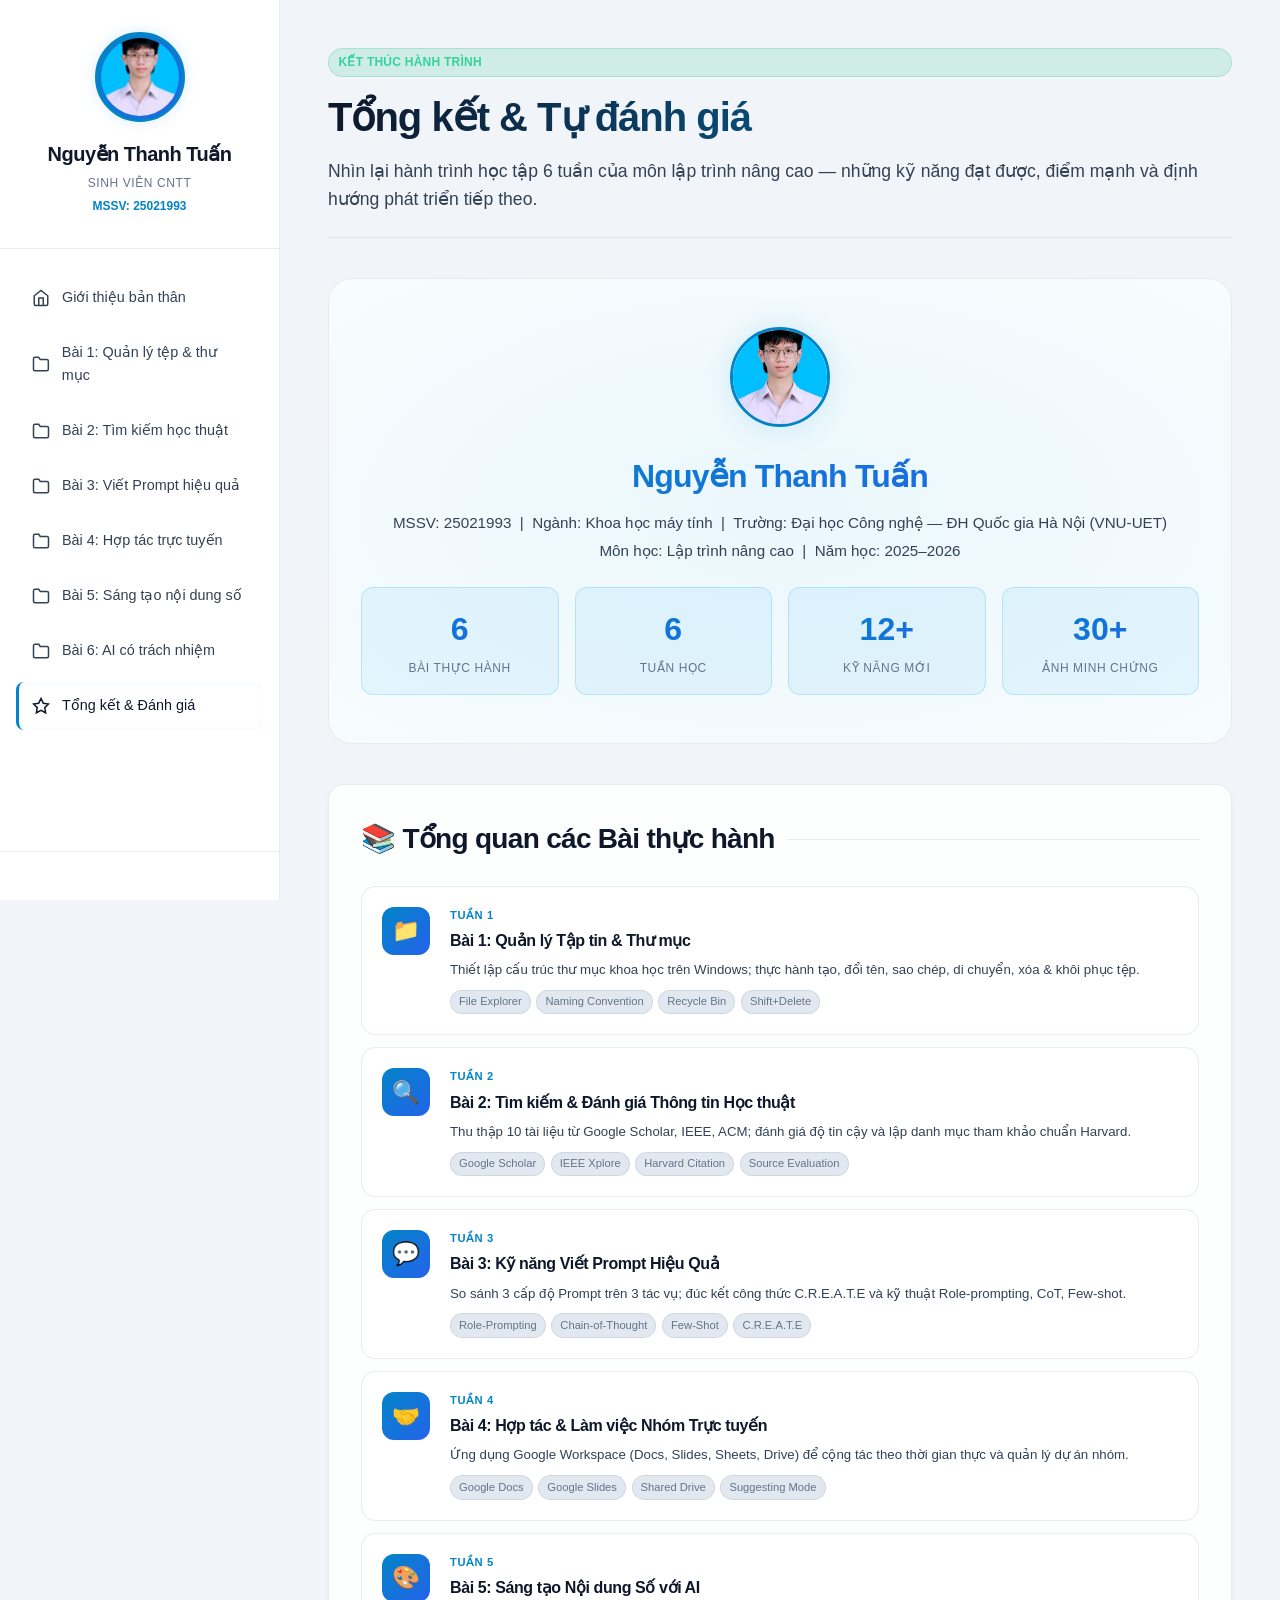
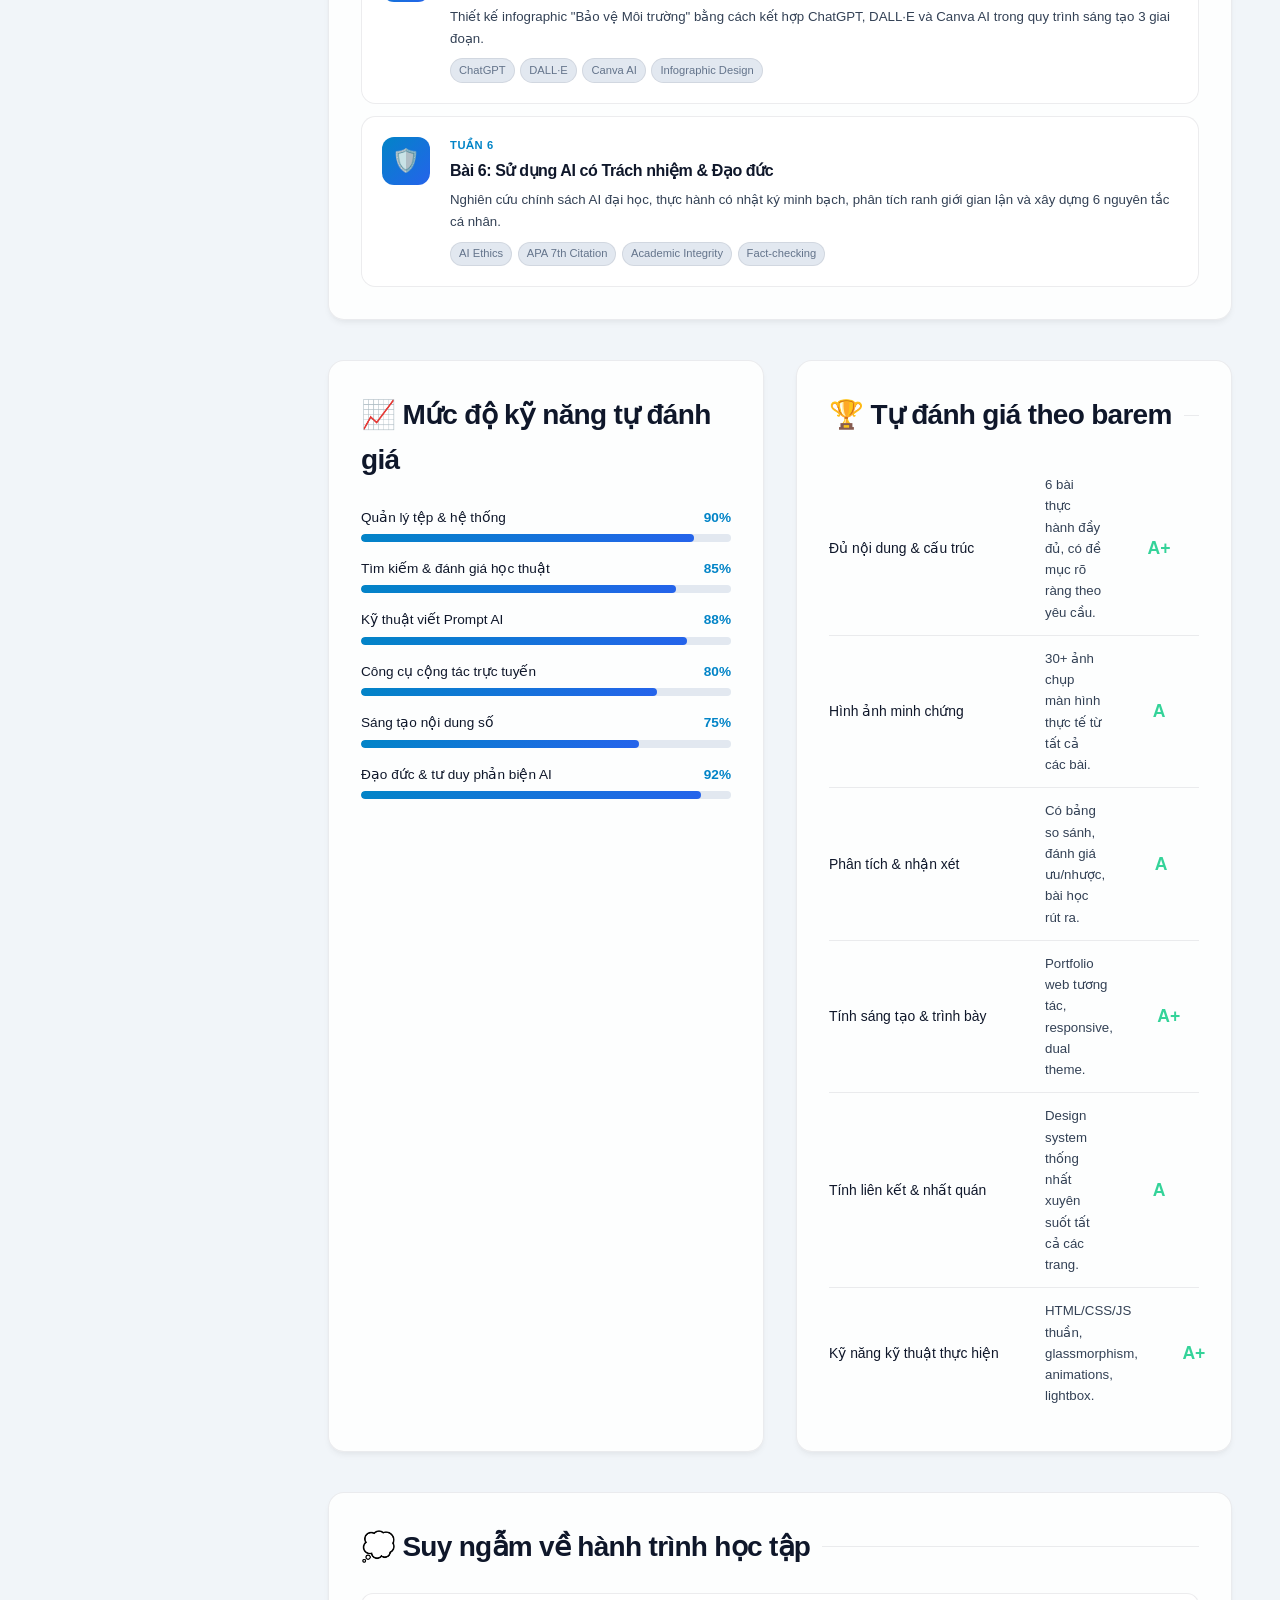
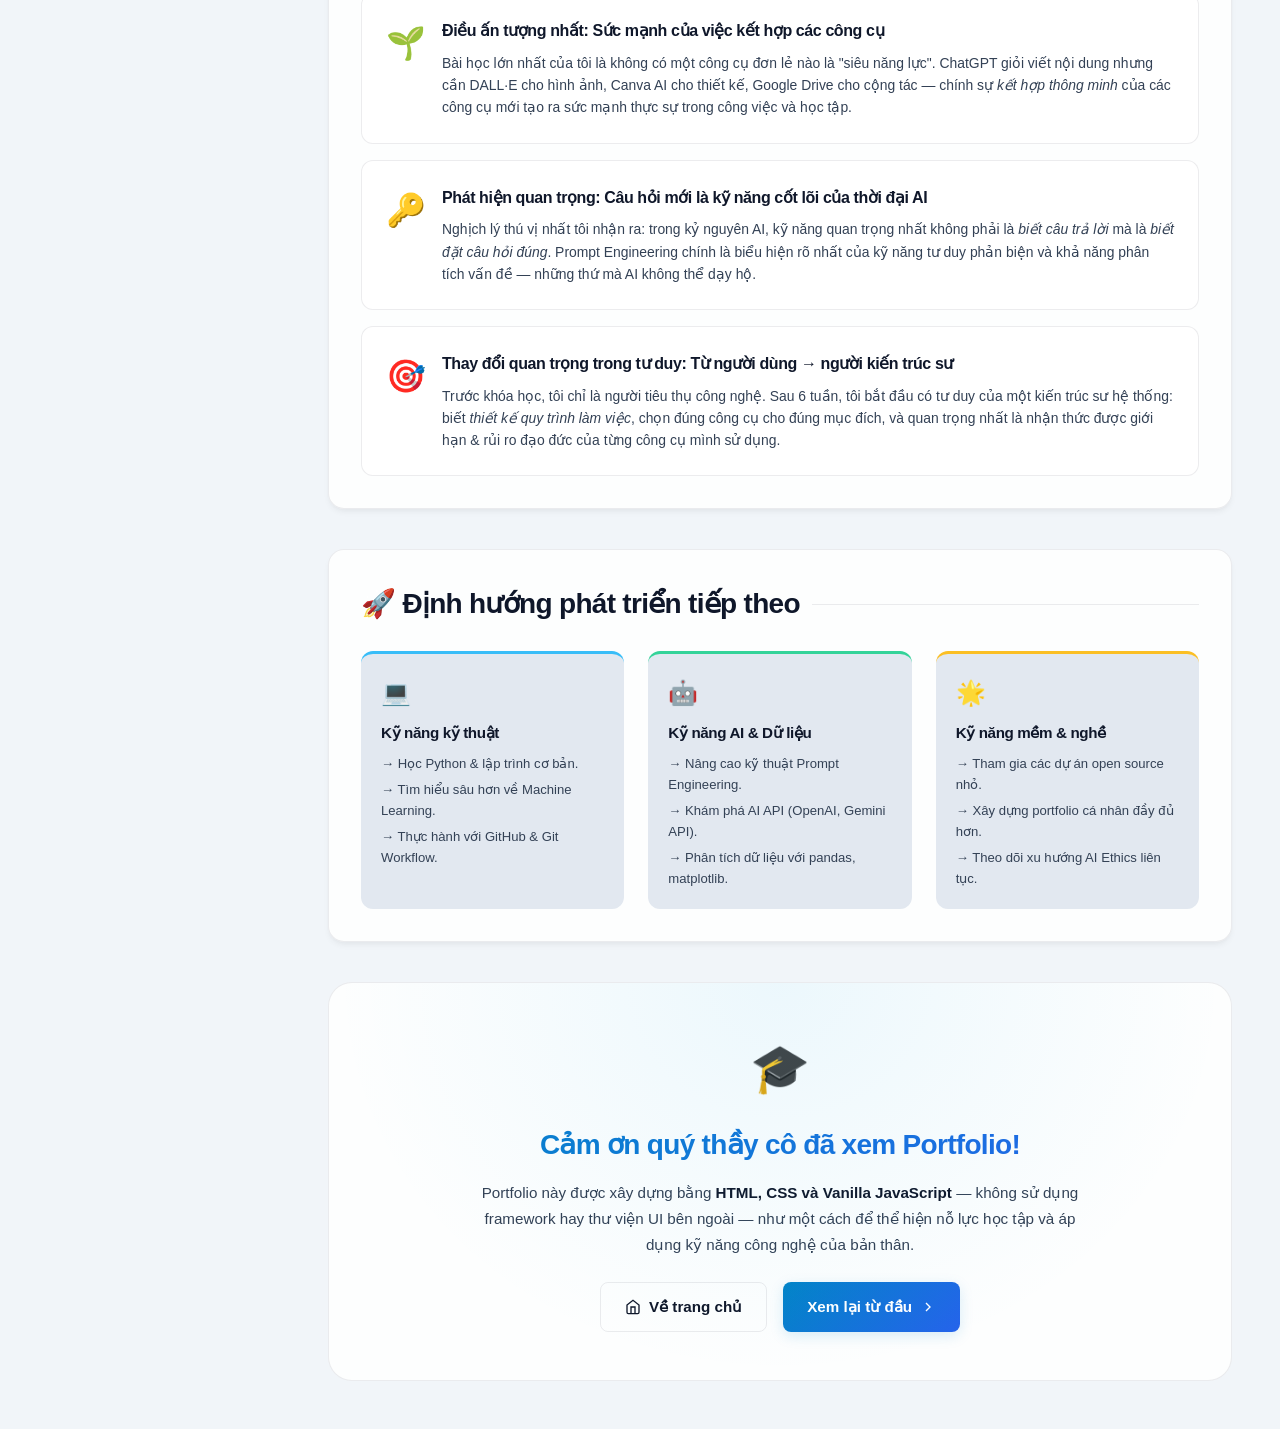
<file: summary.html>
﻿<!DOCTYPE html>
<html lang="vi" data-theme="light">
<head>
    <meta charset="UTF-8">
    <meta name="viewport" content="width=device-width, initial-scale=1.0">
    <title>Tổng kết & Đánh giá | Nguyễn Thanh Tuấn</title>
    <meta name="description" content="Tổng kết hành trình học tập môn Lập trình nâng cao và tự đánh giá kết quả đạt được - Nguyễn Thanh Tuấn, MSSV 25021993, VNU-UET">
    <link rel="stylesheet" href="assets/css/style.css">
    <style>
        .summary-hero {
            text-align: center;
            padding: 3rem 2rem;
            background: var(--card-bg);
            border: 1px solid var(--card-border);
            border-radius: 1.5rem;
            position: relative;
            overflow: hidden;
        }
        .summary-hero::before {
            content: '';
            position: absolute;
            top: -50%; left: -50%;
            width: 200%; height: 200%;
            background: radial-gradient(ellipse at center, rgba(14,165,233,0.08) 0%, transparent 70%);
            animation: pulse 4s ease-in-out infinite;
        }
        @keyframes pulse {
            0%, 100% { transform: scale(1); opacity: 1; }
            50% { transform: scale(1.05); opacity: 0.7; }
        }
        .hero-avatar-wrap {
            width: 100px; height: 100px;
            border-radius: 50%;
            margin: 0 auto 1.5rem;
            border: 3px solid var(--accent-primary);
            box-shadow: 0 0 30px var(--accent-glow);
            overflow: hidden;
            position: relative;
            z-index: 1;
        }
        .hero-avatar-wrap img { width: 100%; height: 100%; object-fit: cover; }
        .hero-name {
            font-size: 2rem; font-weight: 800;
            background: var(--accent-gradient);
            -webkit-background-clip: text;
            -webkit-text-fill-color: transparent;
            position: relative; z-index: 1;
        }
        .hero-info { color: var(--text-secondary); font-size: 0.95rem; margin-top: 0.5rem; position: relative; z-index: 1; }
        .stat-grid {
            display: grid;
            grid-template-columns: repeat(4, 1fr);
            gap: 1rem;
            margin-top: 1.5rem;
            position: relative; z-index: 1;
        }
        .stat-box {
            background: rgba(14,165,233,0.08);
            border: 1px solid rgba(14,165,233,0.2);
            border-radius: 0.75rem;
            padding: 1rem;
            text-align: center;
        }
        .stat-num {
            font-size: 2rem; font-weight: 900;
            font-family: var(--font-body);
            background: var(--accent-gradient);
            -webkit-background-clip: text;
            -webkit-text-fill-color: transparent;
            display: block;
        }
        .stat-label { font-size: 0.75rem; color: var(--text-muted); margin-top: 0.2rem; text-transform: uppercase; letter-spacing: 0.05em; }
        .project-card-summary {
            display: flex;
            gap: 1.25rem;
            align-items: flex-start;
            padding: 1.25rem;
            background: var(--card-bg);
            border: 1px solid var(--card-border);
            border-radius: 0.9rem;
            transition: all 0.25s ease;
            text-decoration: none;
            color: inherit;
        }
        .project-card-summary:hover {
            border-color: var(--accent-primary);
            transform: translateX(6px);
            box-shadow: 0 8px 20px rgba(0,0,0,0.15);
        }
        .project-card-summary:hover .pcs-title { color: var(--accent-primary); }
        .pcs-num {
            width: 48px; height: 48px; flex-shrink: 0;
            border-radius: 12px;
            background: var(--accent-gradient);
            display: flex; align-items: center; justify-content: center;
            font-size: 1.4rem;
        }
        .pcs-body { flex: 1; }
        .pcs-badge { font-size: 0.7rem; font-weight: 600; color: var(--accent-primary); text-transform: uppercase; letter-spacing: 0.05em; }
        .pcs-title { color: var(--text-primary); font-size: 1rem; font-weight: 700; margin: 0.2rem 0 0.35rem; transition: color 0.2s; }
        .pcs-desc { font-size: 0.83rem; color: var(--text-secondary); }
        .pcs-skills { display: flex; gap: 0.35rem; flex-wrap: wrap; margin-top: 0.6rem; }
        .pcs-skill { background: var(--bg-secondary); border: 1px solid var(--card-border); color: var(--text-muted); font-size: 0.7rem; padding: 0.15rem 0.5rem; border-radius: 9999px; }
        .skill-radar-wrap {
            display: flex;
            justify-content: center;
            padding: 1rem;
        }
        .skill-bar-item {
            margin-bottom: 1rem;
        }
        .skill-bar-header {
            display: flex;
            justify-content: space-between;
            margin-bottom: 0.35rem;
        }
        .skill-bar-label { font-size: 0.85rem; color: var(--text-primary); font-weight: 500; }
        .skill-bar-score { font-size: 0.85rem; color: var(--accent-primary); font-weight: 700; }
        .skill-bar-track {
            background: var(--bg-secondary);
            border-radius: 9999px;
            height: 8px;
            overflow: hidden;
        }
        .skill-bar-fill {
            height: 100%;
            border-radius: 9999px;
            background: var(--accent-gradient);
            animation: growBar 1.5s ease-out forwards;
            transform-origin: left;
        }
        @keyframes growBar {
            from { width: 0; }
        }
        .reflection-card {
            background: var(--card-bg);
            border: 1px solid var(--card-border);
            border-radius: 0.75rem;
            padding: 1.5rem;
            display: flex;
            gap: 1rem;
        }
        .reflection-icon { font-size: 2rem; flex-shrink: 0; }
        .reflection-body h4 { color: var(--text-primary); margin-bottom: 0.5rem; }
        .reflection-body p { font-size: 0.87rem; color: var(--text-secondary); line-height: 1.6; }
        .self-eval-row {
            display: grid;
            grid-template-columns: 200px 1fr 80px;
            align-items: center;
            gap: 1rem;
            padding: 0.75rem 0;
            border-bottom: 1px solid var(--card-border);
        }
        .self-eval-row:last-child { border-bottom: none; }
        .eval-criterion { font-size: 0.87rem; color: var(--text-primary); font-weight: 500; }
        .eval-note { font-size: 0.83rem; color: var(--text-secondary); }
        .eval-grade {
            font-size: 1.1rem; font-weight: 800;
            text-align: center;
            font-family: var(--font-body);
        }
        .grade-a { color: #34d399; }
        .grade-b { color: #38bdf8; }
        .grade-c { color: #fbbf24; }
        @media (max-width: 900px) {
            .stat-grid { grid-template-columns: repeat(2, 1fr); }
            .self-eval-row { grid-template-columns: 1fr; gap: 0.25rem; }
        }
    </style>
</head>
<body>
<div class="app-container">

    <!-- Mobile Header -->
    <header class="mobile-header">
        <h3 class="mobile-title">Tuấn's Portfolio</h3>
        <button class="menu-hamburger" id="hamburger-btn" aria-label="Mở menu">
            <svg viewBox="0 0 24 24" width="24" height="24" stroke="currentColor" stroke-width="2" fill="none">
                <line x1="3" y1="12" x2="21" y2="12"></line>
                <line x1="3" y1="6" x2="21" y2="6"></line>
                <line x1="3" y1="18" x2="21" y2="18"></line>
            </svg>
        </button>
    </header>

    <!-- Sidebar -->
    <aside class="sidebar" id="sidebar">
        <div class="sidebar-header">
            <img src="assets/images/avatar.png" alt="Nguyễn Thanh Tuấn" class="sidebar-avatar">
            <h3 class="sidebar-title">Nguyễn Thanh Tuấn</h3>
            <span class="sidebar-subtitle">Sinh viên CNTT</span>
            <span style="font-size:0.75rem;color:var(--accent-primary);margin-top:0.25rem;font-weight:bold;font-family:var(--font-heading);">MSSV: 25021993</span>
        </div>
        <nav class="sidebar-menu">
            <a href="index.html" class="menu-item">
                <svg viewBox="0 0 24 24"><path d="M3 9l9-7 9 7v11a2 2 0 0 1-2 2H5a2 2 0 0 1-2-2z"></path><polyline points="9 22 9 12 15 12 15 22"></polyline></svg>
                Giới thiệu bản thân
            </a>
            <a href="project1.html" class="menu-item">
                <svg viewBox="0 0 24 24"><path d="M22 19a2 2 0 0 1-2 2H4a2 2 0 0 1-2-2V5a2 2 0 0 1 2-2h5l2 3h9a2 2 0 0 1 2 2z"></path></svg>
                Bài 1: Quản lý tệp &amp; thư mục
            </a>
            <a href="project2.html" class="menu-item">
                <svg viewBox="0 0 24 24"><path d="M22 19a2 2 0 0 1-2 2H4a2 2 0 0 1-2-2V5a2 2 0 0 1 2-2h5l2 3h9a2 2 0 0 1 2 2z"></path></svg>
                Bài 2: Tìm kiếm học thuật
            </a>
            <a href="project3.html" class="menu-item">
                <svg viewBox="0 0 24 24"><path d="M22 19a2 2 0 0 1-2 2H4a2 2 0 0 1-2-2V5a2 2 0 0 1 2-2h5l2 3h9a2 2 0 0 1 2 2z"></path></svg>
                Bài 3: Viết Prompt hiệu quả
            </a>
            <a href="project4.html" class="menu-item">
                <svg viewBox="0 0 24 24"><path d="M22 19a2 2 0 0 1-2 2H4a2 2 0 0 1-2-2V5a2 2 0 0 1 2-2h5l2 3h9a2 2 0 0 1 2 2z"></path></svg>
                Bài 4: Hợp tác trực tuyến
            </a>
            <a href="project5.html" class="menu-item">
                <svg viewBox="0 0 24 24"><path d="M22 19a2 2 0 0 1-2 2H4a2 2 0 0 1-2-2V5a2 2 0 0 1 2-2h5l2 3h9a2 2 0 0 1 2 2z"></path></svg>
                Bài 5: Sáng tạo nội dung số
            </a>
            <a href="project6.html" class="menu-item">
                <svg viewBox="0 0 24 24"><path d="M22 19a2 2 0 0 1-2 2H4a2 2 0 0 1-2-2V5a2 2 0 0 1 2-2h5l2 3h9a2 2 0 0 1 2 2z"></path></svg>
                Bài 6: AI có trách nhiệm
            </a>
            <a href="summary.html" class="menu-item active">
                <svg viewBox="0 0 24 24"><polygon points="12 2 15.09 8.26 22 9.27 17 14.14 18.18 21.02 12 17.77 5.82 21.02 7 14.14 2 9.27 8.91 8.26 12 2"></polygon></svg>
                Tổng kết &amp; Đánh giá
            </a>
        </nav>
        <div class="sidebar-footer">
            
        </div>
    </aside>

    <!-- Main Content -->
    <main class="main-content">

        <header class="page-header">
            <span class="badge badge-success">Kết thúc hành trình</span>
            <h1 class="page-title">Tổng kết &amp; Tự đánh giá</h1>
            <p class="page-subtitle">Nhìn lại hành trình học tập 6 tuần của môn lập trình nâng cao — những kỹ năng đạt được, điểm mạnh và định hướng phát triển tiếp theo.</p>
        </header>

        <!-- Hero Card -->
        <section>
            <div class="summary-hero">
                <div class="hero-avatar-wrap">
                    <img src="assets/images/avatar.png" alt="Nguyễn Thanh Tuấn">
                </div>
                <h2 class="hero-name">Nguyễn Thanh Tuấn</h2>
                <p class="hero-info">MSSV: 25021993 &nbsp;|&nbsp; Ngành: Khoa học máy tính &nbsp;|&nbsp; Trường: Đại học Công nghệ — ĐH Quốc gia Hà Nội (VNU-UET)</p>
                <p class="hero-info" style="margin-top:0.25rem;">Môn học: Lập trình nâng cao &nbsp;|&nbsp; Năm học: 2025–2026</p>
                <div class="stat-grid">
                    <div class="stat-box">
                        <span class="stat-num">6</span>
                        <div class="stat-label">Bài thực hành</div>
                    </div>
                    <div class="stat-box">
                        <span class="stat-num">6</span>
                        <div class="stat-label">Tuần học</div>
                    </div>
                    <div class="stat-box">
                        <span class="stat-num">12+</span>
                        <div class="stat-label">Kỹ năng mới</div>
                    </div>
                    <div class="stat-box">
                        <span class="stat-num">30+</span>
                        <div class="stat-label">Ảnh minh chứng</div>
                    </div>
                </div>
            </div>
        </section>

        <!-- Project Overview -->
        <section class="glass-card">
            <h3 class="section-title">📚 Tổng quan các Bài thực hành</h3>
            <div style="display:flex;flex-direction:column;gap:0.75rem;">
                <a href="project1.html" class="project-card-summary">
                    <div class="pcs-num">📁</div>
                    <div class="pcs-body">
                        <div class="pcs-badge">Tuần 1</div>
                        <h3 class="pcs-title">Bài 1: Quản lý Tập tin &amp; Thư mục</h3>
                        <p class="pcs-desc">Thiết lập cấu trúc thư mục khoa học trên Windows; thực hành tạo, đổi tên, sao chép, di chuyển, xóa &amp; khôi phục tệp.</p>
                        <div class="pcs-skills">
                            <span class="pcs-skill">File Explorer</span>
                            <span class="pcs-skill">Naming Convention</span>
                            <span class="pcs-skill">Recycle Bin</span>
                            <span class="pcs-skill">Shift+Delete</span>
                        </div>
                    </div>
                </a>
                <a href="project2.html" class="project-card-summary">
                    <div class="pcs-num">🔍</div>
                    <div class="pcs-body">
                        <div class="pcs-badge">Tuần 2</div>
                        <h3 class="pcs-title">Bài 2: Tìm kiếm &amp; Đánh giá Thông tin Học thuật</h3>
                        <p class="pcs-desc">Thu thập 10 tài liệu từ Google Scholar, IEEE, ACM; đánh giá độ tin cậy và lập danh mục tham khảo chuẩn Harvard.</p>
                        <div class="pcs-skills">
                            <span class="pcs-skill">Google Scholar</span>
                            <span class="pcs-skill">IEEE Xplore</span>
                            <span class="pcs-skill">Harvard Citation</span>
                            <span class="pcs-skill">Source Evaluation</span>
                        </div>
                    </div>
                </a>
                <a href="project3.html" class="project-card-summary">
                    <div class="pcs-num">💬</div>
                    <div class="pcs-body">
                        <div class="pcs-badge">Tuần 3</div>
                        <h3 class="pcs-title">Bài 3: Kỹ năng Viết Prompt Hiệu Quả</h3>
                        <p class="pcs-desc">So sánh 3 cấp độ Prompt trên 3 tác vụ; đúc kết công thức C.R.E.A.T.E và kỹ thuật Role-prompting, CoT, Few-shot.</p>
                        <div class="pcs-skills">
                            <span class="pcs-skill">Role-Prompting</span>
                            <span class="pcs-skill">Chain-of-Thought</span>
                            <span class="pcs-skill">Few-Shot</span>
                            <span class="pcs-skill">C.R.E.A.T.E</span>
                        </div>
                    </div>
                </a>
                <a href="project4.html" class="project-card-summary">
                    <div class="pcs-num">🤝</div>
                    <div class="pcs-body">
                        <div class="pcs-badge">Tuần 4</div>
                        <h3 class="pcs-title">Bài 4: Hợp tác &amp; Làm việc Nhóm Trực tuyến</h3>
                        <p class="pcs-desc">Ứng dụng Google Workspace (Docs, Slides, Sheets, Drive) để cộng tác theo thời gian thực và quản lý dự án nhóm.</p>
                        <div class="pcs-skills">
                            <span class="pcs-skill">Google Docs</span>
                            <span class="pcs-skill">Google Slides</span>
                            <span class="pcs-skill">Shared Drive</span>
                            <span class="pcs-skill">Suggesting Mode</span>
                        </div>
                    </div>
                </a>
                <a href="project5.html" class="project-card-summary">
                    <div class="pcs-num">🎨</div>
                    <div class="pcs-body">
                        <div class="pcs-badge">Tuần 5</div>
                        <h3 class="pcs-title">Bài 5: Sáng tạo Nội dung Số với AI</h3>
                        <p class="pcs-desc">Thiết kế infographic "Bảo vệ Môi trường" bằng cách kết hợp ChatGPT, DALL·E và Canva AI trong quy trình sáng tạo 3 giai đoạn.</p>
                        <div class="pcs-skills">
                            <span class="pcs-skill">ChatGPT</span>
                            <span class="pcs-skill">DALL·E</span>
                            <span class="pcs-skill">Canva AI</span>
                            <span class="pcs-skill">Infographic Design</span>
                        </div>
                    </div>
                </a>
                <a href="project6.html" class="project-card-summary">
                    <div class="pcs-num">🛡️</div>
                    <div class="pcs-body">
                        <div class="pcs-badge">Tuần 6</div>
                        <h3 class="pcs-title">Bài 6: Sử dụng AI có Trách nhiệm &amp; Đạo đức</h3>
                        <p class="pcs-desc">Nghiên cứu chính sách AI đại học, thực hành có nhật ký minh bạch, phân tích ranh giới gian lận và xây dựng 6 nguyên tắc cá nhân.</p>
                        <div class="pcs-skills">
                            <span class="pcs-skill">AI Ethics</span>
                            <span class="pcs-skill">APA 7th Citation</span>
                            <span class="pcs-skill">Academic Integrity</span>
                            <span class="pcs-skill">Fact-checking</span>
                        </div>
                    </div>
                </a>
            </div>
        </section>

        <!-- Skill Progress -->
        <section class="grid-2">
            <div class="glass-card">
                <h3 class="section-title">📈 Mức độ kỹ năng tự đánh giá</h3>
                <div style="margin-top:0.5rem;">
                    <div class="skill-bar-item">
                        <div class="skill-bar-header"><span class="skill-bar-label">Quản lý tệp &amp; hệ thống</span><span class="skill-bar-score">90%</span></div>
                        <div class="skill-bar-track"><div class="skill-bar-fill" style="width:90%;"></div></div>
                    </div>
                    <div class="skill-bar-item">
                        <div class="skill-bar-header"><span class="skill-bar-label">Tìm kiếm &amp; đánh giá học thuật</span><span class="skill-bar-score">85%</span></div>
                        <div class="skill-bar-track"><div class="skill-bar-fill" style="width:85%;"></div></div>
                    </div>
                    <div class="skill-bar-item">
                        <div class="skill-bar-header"><span class="skill-bar-label">Kỹ thuật viết Prompt AI</span><span class="skill-bar-score">88%</span></div>
                        <div class="skill-bar-track"><div class="skill-bar-fill" style="width:88%;"></div></div>
                    </div>
                    <div class="skill-bar-item">
                        <div class="skill-bar-header"><span class="skill-bar-label">Công cụ cộng tác trực tuyến</span><span class="skill-bar-score">80%</span></div>
                        <div class="skill-bar-track"><div class="skill-bar-fill" style="width:80%;"></div></div>
                    </div>
                    <div class="skill-bar-item">
                        <div class="skill-bar-header"><span class="skill-bar-label">Sáng tạo nội dung số</span><span class="skill-bar-score">75%</span></div>
                        <div class="skill-bar-track"><div class="skill-bar-fill" style="width:75%;"></div></div>
                    </div>
                    <div class="skill-bar-item">
                        <div class="skill-bar-header"><span class="skill-bar-label">Đạo đức &amp; tư duy phản biện AI</span><span class="skill-bar-score">92%</span></div>
                        <div class="skill-bar-track"><div class="skill-bar-fill" style="width:92%;"></div></div>
                    </div>
                </div>
            </div>
            <div class="glass-card">
                <h3 class="section-title">🏆 Tự đánh giá theo barem</h3>
                <div style="margin-top:0.5rem;">
                    <div class="self-eval-row">
                        <div class="eval-criterion">Đủ nội dung &amp; cấu trúc</div>
                        <div class="eval-note">6 bài thực hành đầy đủ, có đề mục rõ ràng theo yêu cầu.</div>
                        <div class="eval-grade grade-a">A+</div>
                    </div>
                    <div class="self-eval-row">
                        <div class="eval-criterion">Hình ảnh minh chứng</div>
                        <div class="eval-note">30+ ảnh chụp màn hình thực tế từ tất cả các bài.</div>
                        <div class="eval-grade grade-a">A</div>
                    </div>
                    <div class="self-eval-row">
                        <div class="eval-criterion">Phân tích &amp; nhận xét</div>
                        <div class="eval-note">Có bảng so sánh, đánh giá ưu/nhược, bài học rút ra.</div>
                        <div class="eval-grade grade-a">A</div>
                    </div>
                    <div class="self-eval-row">
                        <div class="eval-criterion">Tính sáng tạo &amp; trình bày</div>
                        <div class="eval-note">Portfolio web tương tác, responsive, dual theme.</div>
                        <div class="eval-grade grade-a">A+</div>
                    </div>
                    <div class="self-eval-row">
                        <div class="eval-criterion">Tính liên kết &amp; nhất quán</div>
                        <div class="eval-note">Design system thống nhất xuyên suốt tất cả các trang.</div>
                        <div class="eval-grade grade-a">A</div>
                    </div>
                    <div class="self-eval-row">
                        <div class="eval-criterion">Kỹ năng kỹ thuật thực hiện</div>
                        <div class="eval-note">HTML/CSS/JS thuần, glassmorphism, animations, lightbox.</div>
                        <div class="eval-grade grade-a">A+</div>
                    </div>
                </div>
            </div>
        </section>

        <!-- Reflections -->
        <section class="glass-card">
            <h3 class="section-title">💭 Suy ngẫm về hành trình học tập</h3>
            <div style="display:flex;flex-direction:column;gap:1rem;">
                <div class="reflection-card">
                    <div class="reflection-icon">🌱</div>
                    <div class="reflection-body">
                        <h4>Điều ấn tượng nhất: Sức mạnh của việc kết hợp các công cụ</h4>
                        <p>Bài học lớn nhất của tôi là không có một công cụ đơn lẻ nào là "siêu năng lực". ChatGPT giỏi viết nội dung nhưng cần DALL·E cho hình ảnh, Canva AI cho thiết kế, Google Drive cho cộng tác — chính sự <em>kết hợp thông minh</em> của các công cụ mới tạo ra sức mạnh thực sự trong công việc và học tập.</p>
                    </div>
                </div>
                <div class="reflection-card">
                    <div class="reflection-icon">🔑</div>
                    <div class="reflection-body">
                        <h4>Phát hiện quan trọng: Câu hỏi mới là kỹ năng cốt lõi của thời đại AI</h4>
                        <p>Nghịch lý thú vị nhất tôi nhận ra: trong kỷ nguyên AI, kỹ năng quan trọng nhất không phải là <em>biết câu trả lời</em> mà là <em>biết đặt câu hỏi đúng</em>. Prompt Engineering chính là biểu hiện rõ nhất của kỹ năng tư duy phản biện và khả năng phân tích vấn đề — những thứ mà AI không thể dạy hộ.</p>
                    </div>
                </div>
                <div class="reflection-card">
                    <div class="reflection-icon">🎯</div>
                    <div class="reflection-body">
                        <h4>Thay đổi quan trọng trong tư duy: Từ người dùng → người kiến trúc sư</h4>
                        <p>Trước khóa học, tôi chỉ là người tiêu thụ công nghệ. Sau 6 tuần, tôi bắt đầu có tư duy của một kiến trúc sư hệ thống: biết <em>thiết kế quy trình làm việc</em>, chọn đúng công cụ cho đúng mục đích, và quan trọng nhất là nhận thức được giới hạn &amp; rủi ro đạo đức của từng công cụ mình sử dụng.</p>
                    </div>
                </div>
            </div>
        </section>

        <!-- Next Steps -->
        <section class="glass-card">
            <h3 class="section-title">🚀 Định hướng phát triển tiếp theo</h3>
            <div class="grid-3">
                <div style="background:var(--bg-secondary);border-radius:0.75rem;padding:1.25rem;border-top:3px solid #38bdf8;">
                    <div style="font-size:1.5rem;margin-bottom:0.5rem;">💻</div>
                    <h4 style="color:var(--text-primary);font-size:0.95rem;margin-bottom:0.5rem;">Kỹ năng kỹ thuật</h4>
                    <ul style="list-style:none;display:flex;flex-direction:column;gap:0.3rem;">
                        <li style="font-size:0.82rem;color:var(--text-secondary);">→ Học Python &amp; lập trình cơ bản.</li>
                        <li style="font-size:0.82rem;color:var(--text-secondary);">→ Tìm hiểu sâu hơn về Machine Learning.</li>
                        <li style="font-size:0.82rem;color:var(--text-secondary);">→ Thực hành với GitHub &amp; Git Workflow.</li>
                    </ul>
                </div>
                <div style="background:var(--bg-secondary);border-radius:0.75rem;padding:1.25rem;border-top:3px solid #34d399;">
                    <div style="font-size:1.5rem;margin-bottom:0.5rem;">🤖</div>
                    <h4 style="color:var(--text-primary);font-size:0.95rem;margin-bottom:0.5rem;">Kỹ năng AI &amp; Dữ liệu</h4>
                    <ul style="list-style:none;display:flex;flex-direction:column;gap:0.3rem;">
                        <li style="font-size:0.82rem;color:var(--text-secondary);">→ Nâng cao kỹ thuật Prompt Engineering.</li>
                        <li style="font-size:0.82rem;color:var(--text-secondary);">→ Khám phá AI API (OpenAI, Gemini API).</li>
                        <li style="font-size:0.82rem;color:var(--text-secondary);">→ Phân tích dữ liệu với pandas, matplotlib.</li>
                    </ul>
                </div>
                <div style="background:var(--bg-secondary);border-radius:0.75rem;padding:1.25rem;border-top:3px solid #fbbf24;">
                    <div style="font-size:1.5rem;margin-bottom:0.5rem;">🌟</div>
                    <h4 style="color:var(--text-primary);font-size:0.95rem;margin-bottom:0.5rem;">Kỹ năng mềm &amp; nghề</h4>
                    <ul style="list-style:none;display:flex;flex-direction:column;gap:0.3rem;">
                        <li style="font-size:0.82rem;color:var(--text-secondary);">→ Tham gia các dự án open source nhỏ.</li>
                        <li style="font-size:0.82rem;color:var(--text-secondary);">→ Xây dựng portfolio cá nhân đầy đủ hơn.</li>
                        <li style="font-size:0.82rem;color:var(--text-secondary);">→ Theo dõi xu hướng AI Ethics liên tục.</li>
                    </ul>
                </div>
            </div>
        </section>

        <!-- Final Thank You -->
        <section>
            <div style="text-align:center;padding:3rem 2rem;background:var(--card-bg);border:1px solid var(--card-border);border-radius:1.5rem;position:relative;overflow:hidden;">
                <div style="position:absolute;top:0;left:0;width:100%;height:100%;background:radial-gradient(ellipse at 50% 0%,rgba(14,165,233,0.07) 0%,transparent 70%);pointer-events:none;"></div>
                <div style="font-size:3rem;margin-bottom:1rem;">🎓</div>
                <h2 style="font-size:1.75rem;background:var(--accent-gradient);-webkit-background-clip:text;-webkit-text-fill-color:transparent;margin-bottom:0.75rem;">Cảm ơn quý thầy cô đã xem Portfolio!</h2>
                <p style="color:var(--text-secondary);max-width:600px;margin:0 auto 1.5rem;line-height:1.7;">
                    Portfolio này được xây dựng bằng <strong style="color:var(--text-primary);">HTML, CSS và Vanilla JavaScript</strong> — không sử dụng framework hay thư viện UI bên ngoài — như một cách để thể hiện nỗ lực học tập và áp dụng kỹ năng công nghệ của bản thân.
                </p>
                <div style="display:flex;justify-content:center;gap:1rem;flex-wrap:wrap;">
                    <a href="index.html" class="btn btn-secondary">
                        <svg width="16" height="16" viewBox="0 0 24 24" fill="none" stroke="currentColor" stroke-width="2"><path d="M3 9l9-7 9 7v11a2 2 0 0 1-2 2H5a2 2 0 0 1-2-2z"></path><polyline points="9 22 9 12 15 12 15 22"></polyline></svg>
                        Về trang chủ
                    </a>
                    <a href="project1.html" class="btn btn-primary">
                        Xem lại từ đầu
                        <svg width="16" height="16" viewBox="0 0 24 24" fill="none" stroke="currentColor" stroke-width="2"><polyline points="9 18 15 12 9 6"></polyline></svg>
                    </a>
                </div>
            </div>
        </section>

    </main>
</div>
<script src="assets/js/main.js"></script>
</body>
</html>
</file>
<file: assets/css/style.css>
/* ==========================================================================
   DIGITAL PORTFOLIO - DESIGN SYSTEM
   Student: Nguyễn Thanh Tuấn (VNU-UET)
   ========================================================================== */

@import url('https://fonts.googleapis.com/css2?family=Be+Vietnam+Pro:wght@300;400;500;600;700;800&family=Outfit:wght@400;500;600;700;800&display=swap');

:root {
    /* Font Families */
    --font-heading: 'Playfair Display', sans-serif;
    --font-body: 'Open Sans', sans-serif;

    /* Theme: Soft Black Slate Light (Default and Only Theme) */
    --bg-primary: #f1f5f9;
    --bg-secondary: #e2e8f0;
    --bg-sidebar: rgba(255, 255, 255, 0.95);
    --card-bg: rgba(255, 255, 255, 0.85);
    --card-border: rgba(15, 23, 42, 0.08);
    --card-hover-border: rgba(2, 132, 199, 0.35);
    
    --text-primary: #0f172a;      /* Charcoal Dark Text */
    --text-secondary: #334155;    /* Slate 700 - Highly readable */
    --text-muted: #64748b;        /* Slate 500 */
    
    --accent-primary: #0284c7;    /* Slate Dark Ocean */
    --accent-secondary: #2563eb;
    --accent-gradient: linear-gradient(135deg, #0284c7 0%, #2563eb 100%);
    --accent-glow: rgba(2, 132, 199, 0.15);
    
    --success: #10b981;
    --warning: #f59e0b;
    --danger: #ef4444;
    
    --sidebar-width: 280px;
    --transition-speed: 0.3s;
    --shadow-sm: 0 1px 2px 0 rgba(0, 0, 0, 0.05);
    --shadow-md: 0 4px 6px -1px rgba(0, 0, 0, 0.05), 0 2px 4px -1px rgba(0, 0, 0, 0.02);
    --shadow-lg: 0 10px 15px -3px rgba(0, 0, 0, 0.08), 0 4px 6px -2px rgba(0, 0, 0, 0.04);
    --glass-blur: blur(20px);
}

/* Base Styles */
* {
    box-sizing: border-box;
    margin: 0;
    padding: 0;
}

html {
    scroll-behavior: smooth;
    font-size: 16px;
}

body {
    background-color: var(--bg-primary);
    color: var(--text-primary);
    font-family: var(--font-body);
    line-height: 1.6;
    overflow-x: hidden;
    transition: background-color var(--transition-speed), color var(--transition-speed);
}

h1, h2, h3, h4, h5, h6 {
    font-family: var(--font-heading);
    font-weight: 700;
    letter-spacing: -0.025em;
    color: var(--text-primary);
}

p, li {
    font-size: 0.95rem;
    color: var(--text-secondary);
}

a {
    color: var(--accent-primary);
    text-decoration: none;
    transition: color var(--transition-speed);
}

a:hover {
    color: var(--accent-secondary);
}

ul {
    list-style-position: inside;
}

/* Scrollbar Styles */
::-webkit-scrollbar {
    width: 8px;
    height: 8px;
}
::-webkit-scrollbar-track {
    background: var(--bg-primary);
}
::-webkit-scrollbar-thumb {
    background: var(--card-border);
    border-radius: 4px;
}
::-webkit-scrollbar-thumb:hover {
    background: var(--accent-primary);
}

/* Shared Layout Structure */
.app-container {
    display: flex;
    min-height: 100vh;
    position: relative;
}

/* Sidebar Navigation */
.sidebar {
    width: var(--sidebar-width);
    height: 100vh;
    background-color: var(--bg-sidebar);
    backdrop-filter: var(--glass-blur);
    -webkit-backdrop-filter: var(--glass-blur);
    border-right: 1px solid var(--card-border);
    display: flex;
    flex-direction: column;
    position: fixed;
    top: 0;
    left: 0;
    z-index: 100;
    transition: transform var(--transition-speed) ease, background-color var(--transition-speed), border-color var(--transition-speed);
}

.sidebar-header {
    padding: 2rem 1.5rem;
    border-bottom: 1px solid var(--card-border);
    display: flex;
    flex-direction: column;
    align-items: center;
    text-align: center;
}

.sidebar-avatar {
    width: 90px;
    height: 90px;
    border-radius: 50%;
    border: 3px solid var(--accent-primary);
    padding: 3px;
    margin-bottom: 1rem;
    background: var(--accent-gradient);
    box-shadow: 0 0 15px var(--accent-glow);
    object-fit: cover;
    transition: transform 0.5s ease;
}

.sidebar-avatar:hover {
    transform: rotate(360deg);
}

.sidebar-title {
    font-size: 1.25rem;
    margin-bottom: 0.25rem;
}

.sidebar-subtitle {
    font-size: 0.75rem;
    color: var(--text-muted);
    font-weight: 500;
    text-transform: uppercase;
    letter-spacing: 0.05em;
}

.sidebar-menu {
    flex: 1;
    overflow-y: auto;
    padding: 1.5rem 1rem;
    display: flex;
    flex-direction: column;
    gap: 0.4rem;
}

.menu-item {
    display: flex;
    align-items: center;
    gap: 0.75rem;
    padding: 0.8rem 1rem;
    color: var(--text-secondary);
    border-radius: 0.5rem;
    font-weight: 500;
    font-size: 0.9rem;
    transition: all 0.2s ease;
}

.menu-item svg {
    width: 18px;
    height: 18px;
    stroke: currentColor;
    stroke-width: 2;
    fill: none;
}

.menu-item:hover, .menu-item.active {
    color: var(--text-primary);
    background-color: var(--card-bg);
    border-left: 3px solid var(--accent-primary);
    padding-left: calc(1rem - 3px);
}

.menu-item.active {
    box-shadow: inset 0 0 10px rgba(14, 165, 233, 0.05);
}

.sidebar-footer {
    padding: 1.5rem;
    border-top: 1px solid var(--card-border);
    display: flex;
    justify-content: space-between;
    align-items: center;
}

/* Theme Switcher Button */
.theme-toggle {
    background: var(--card-bg);
    border: 1px solid var(--card-border);
    color: var(--text-primary);
    padding: 0.5rem 0.75rem;
    border-radius: 0.5rem;
    cursor: pointer;
    display: flex;
    align-items: center;
    gap: 0.5rem;
    font-size: 0.85rem;
    font-weight: 500;
    transition: all 0.2s ease;
}

.theme-toggle:hover {
    border-color: var(--accent-primary);
    box-shadow: 0 0 8px var(--accent-glow);
}

/* Main Content Wrapper */
.main-content {
    flex: 1;
    margin-left: var(--sidebar-width);
    padding: 3rem;
    min-height: 100vh;
    display: flex;
    flex-direction: column;
    gap: 2.5rem;
    transition: margin var(--transition-speed) ease;
}

/* Header bar on mobile */
.mobile-header {
    display: none;
    justify-content: space-between;
    align-items: center;
    padding: 1rem 1.5rem;
    background-color: var(--bg-sidebar);
    backdrop-filter: var(--glass-blur);
    -webkit-backdrop-filter: var(--glass-blur);
    border-bottom: 1px solid var(--card-border);
    position: sticky;
    top: 0;
    z-index: 99;
}

.menu-hamburger {
    background: none;
    border: none;
    color: var(--text-primary);
    cursor: pointer;
}

.menu-hamburger svg {
    width: 24px;
    height: 24px;
}

/* Cards & Layout Modules */
.grid-2 {
    display: grid;
    grid-template-columns: repeat(2, 1fr);
    gap: 2rem;
}

.grid-3 {
    display: grid;
    grid-template-columns: repeat(3, 1fr);
    gap: 1.5rem;
}

.glass-card {
    background: var(--card-bg);
    border: 1px solid var(--card-border);
    border-radius: 1rem;
    padding: 2rem;
    box-shadow: var(--shadow-md);
    transition: all 0.3s cubic-bezier(0.4, 0, 0.2, 1);
    position: relative;
    overflow: hidden;
}

.glass-card::before {
    content: '';
    position: absolute;
    top: 0;
    left: 0;
    width: 100%;
    height: 4px;
    background: var(--accent-gradient);
    opacity: 0;
    transition: opacity var(--transition-speed);
}

.glass-card:hover {
    transform: translateY(-5px);
    border-color: var(--card-hover-border);
    box-shadow: 0 10px 20px -5px rgba(0, 0, 0, 0.15), 0 0 15px var(--accent-glow);
}

.glass-card:hover::before {
    opacity: 1;
}

/* Page Titles and Typography */
.page-header {
    display: flex;
    flex-direction: column;
    gap: 0.5rem;
    border-bottom: 1px solid var(--card-border);
    padding-bottom: 1.5rem;
}

.page-title {
    font-size: 2.5rem;
    background: linear-gradient(to right, var(--text-primary), var(--accent-primary));
    -webkit-background-clip: text;
    -webkit-text-fill-color: transparent;
}

.page-subtitle {
    color: var(--text-secondary);
    font-size: 1.1rem;
}

.section-title {
    font-size: 1.75rem;
    margin-bottom: 1.5rem;
    display: flex;
    align-items: center;
    gap: 0.75rem;
}

.section-title::after {
    content: '';
    flex: 1;
    height: 1px;
    background: var(--card-border);
}

/* Buttons and Links */
.btn {
    display: inline-flex;
    align-items: center;
    gap: 0.5rem;
    padding: 0.75rem 1.5rem;
    border-radius: 0.5rem;
    font-weight: 600;
    font-size: 0.95rem;
    cursor: pointer;
    transition: all 0.2s ease;
}

.btn-primary {
    background: var(--accent-gradient);
    color: #ffffff;
    border: none;
    box-shadow: 0 4px 14px var(--accent-glow);
}

.btn-primary:hover {
    transform: translateY(-2px);
    box-shadow: 0 6px 20px var(--accent-glow);
    color: #ffffff;
}

.btn-secondary {
    background: transparent;
    border: 1px solid var(--card-border);
    color: var(--text-primary);
}

.btn-secondary:hover {
    background: var(--card-bg);
    border-color: var(--accent-primary);
}

/* Badges */
.badge {
    display: inline-flex;
    align-items: center;
    padding: 0.25rem 0.6rem;
    border-radius: 9999px;
    font-size: 0.75rem;
    font-weight: 600;
    text-transform: uppercase;
    letter-spacing: 0.02em;
}

.badge-success { background-color: rgba(16, 185, 129, 0.15); color: #34d399; border: 1px solid rgba(16, 185, 129, 0.2); }
.badge-warning { background-color: rgba(245, 158, 11, 0.15); color: #fbbf24; border: 1px solid rgba(245, 158, 11, 0.2); }
.badge-danger { background-color: rgba(239, 68, 68, 0.15); color: #f87171; border: 1px solid rgba(239, 68, 68, 0.2); }
.badge-info { background-color: rgba(14, 165, 233, 0.15); color: #38bdf8; border: 1px solid rgba(14, 165, 233, 0.2); }

/* File Explorer Simulation (Project 1) */
.file-explorer {
    background: var(--bg-secondary);
    border: 1px solid var(--card-border);
    border-radius: 0.75rem;
    font-family: Consolas, Monaco, monospace;
    padding: 1.5rem;
    font-size: 0.9rem;
}

.folder-tree {
    list-style: none;
}

.folder-tree li {
    padding: 0.25rem 0;
    display: flex;
    flex-direction: column;
}

.tree-node {
    display: flex;
    align-items: center;
    gap: 0.5rem;
    cursor: pointer;
    user-select: none;
    padding: 0.2rem 0.5rem;
    border-radius: 0.25rem;
    transition: background-color 0.2s ease;
}

.tree-node:hover {
    background-color: var(--card-bg);
}

.tree-node svg {
    width: 16px;
    height: 16px;
}

.tree-node.folder svg {
    color: #eab308;
    fill: rgba(234, 179, 8, 0.2);
}

.tree-node.file svg {
    color: var(--accent-primary);
}

.tree-children {
    list-style: none;
    margin-left: 1.5rem;
    border-left: 1px dashed var(--card-border);
    padding-left: 0.75rem;
}

/* Interactive Tables (Project 2 & Project 6) */
.table-container {
    overflow-x: auto;
    border: 1px solid var(--card-border);
    border-radius: 0.75rem;
    margin-top: 1rem;
}

table {
    width: 100%;
    border-collapse: collapse;
    text-align: left;
    font-size: 0.9rem;
}

th {
    background-color: var(--bg-secondary);
    color: var(--text-primary);
    font-family: var(--font-heading);
    font-weight: 600;
    padding: 1rem;
    border-bottom: 2px solid var(--card-border);
}

td {
    padding: 1rem;
    border-bottom: 1px solid var(--card-border);
    color: var(--text-secondary);
}

tr:hover td {
    background-color: rgba(255, 255, 255, 0.02);
    color: var(--text-primary);
}

/* Filter controls */
.table-filter-bar {
    display: flex;
    gap: 1rem;
    margin-bottom: 1rem;
    flex-wrap: wrap;
}

.search-input, .select-filter {
    background: var(--card-bg);
    border: 1px solid var(--card-border);
    color: var(--text-primary);
    padding: 0.6rem 1rem;
    border-radius: 0.5rem;
    font-family: var(--font-body);
    font-size: 0.85rem;
    outline: none;
}

.search-input {
    flex: 1;
    min-width: 200px;
}

.search-input:focus, .select-filter:focus {
    border-color: var(--accent-primary);
    box-shadow: 0 0 8px var(--accent-glow);
}

/* Side-by-Side tabs (Project 3) */
.tab-container {
    display: flex;
    flex-direction: column;
    gap: 1.5rem;
}

.tab-nav {
    display: flex;
    gap: 0.5rem;
    border-bottom: 1px solid var(--card-border);
    padding-bottom: 0.5rem;
    overflow-x: auto;
}

.tab-btn {
    background: none;
    border: none;
    color: var(--text-secondary);
    padding: 0.75rem 1.25rem;
    font-family: var(--font-heading);
    font-size: 0.95rem;
    font-weight: 600;
    cursor: pointer;
    border-radius: 0.5rem;
    transition: all 0.2s ease;
    white-space: nowrap;
}

.tab-btn:hover {
    color: var(--text-primary);
    background-color: var(--card-bg);
}

.tab-btn.active {
    color: #ffffff;
    background: var(--accent-gradient);
    box-shadow: 0 2px 8px var(--accent-glow);
}

.tab-content {
    display: none;
}

.tab-content.active {
    display: block;
    animation: fadeIn 0.4s ease;
}

/* Code Highlights (Project 4) */
pre {
    background: #040817;
    border: 1px solid var(--card-border);
    border-radius: 0.75rem;
    padding: 1.25rem;
    overflow-x: auto;
    margin: 1rem 0;
}

code {
    font-family: Consolas, Monaco, 'Andale Mono', monospace;
    font-size: 0.85rem;
    color: #e2e8f0;
}

.code-keyword { color: #f43f5e; font-weight: bold; }
.code-class { color: #38bdf8; }
.code-method { color: #34d399; }
.code-comment { color: #64748b; font-style: italic; }
.code-string { color: #fbbf24; }

/* Image Galleries & Carousels (Project 1, 4 & 5) */
.gallery-grid {
    display: grid;
    grid-template-columns: repeat(auto-fill, minmax(280px, 1fr));
    gap: 1.5rem;
}

.gallery-item {
    background: var(--card-bg);
    border: 1px solid var(--card-border);
    border-radius: 0.75rem;
    padding: 0.75rem;
    cursor: pointer;
    transition: all 0.2s ease;
}

.gallery-item img {
    width: 100%;
    height: 180px;
    object-fit: cover;
    border-radius: 0.5rem;
    transition: transform var(--transition-speed) ease;
}

.gallery-item:hover {
    border-color: var(--accent-primary);
    transform: scale(1.02);
}

.gallery-caption {
    font-size: 0.8rem;
    color: var(--text-secondary);
    margin-top: 0.75rem;
    text-align: center;
    font-weight: 500;
}

/* Slideshow style */
.carousel-container {
    position: relative;
    width: 100%;
    max-width: 800px;
    margin: 0 auto;
    overflow: hidden;
    border-radius: 1rem;
    border: 1px solid var(--card-border);
    background: var(--bg-secondary);
    aspect-ratio: 16 / 9;
}

.carousel-slide {
    display: none;
    width: 100%;
    height: 100%;
    position: relative;
}

.carousel-slide img {
    width: 100%;
    height: 100%;
    object-fit: contain;
}

.carousel-caption {
    position: absolute;
    bottom: 0;
    left: 0;
    width: 100%;
    background: rgba(8, 17, 44, 0.85);
    backdrop-filter: var(--glass-blur);
    padding: 1rem 1.5rem;
    color: #ffffff;
    border-top: 1px solid var(--card-border);
}

.carousel-caption h4 {
    font-size: 1rem;
    margin-bottom: 0.25rem;
    color: var(--accent-primary);
}

.carousel-caption p {
    font-size: 0.85rem;
    color: #cbd5e1;
}

.carousel-btn {
    position: absolute;
    top: 50%;
    transform: translateY(-50%);
    background: rgba(8, 17, 44, 0.7);
    border: 1px solid var(--card-border);
    color: #ffffff;
    width: 44px;
    height: 44px;
    border-radius: 50%;
    cursor: pointer;
    display: flex;
    align-items: center;
    justify-content: center;
    z-index: 10;
    transition: all 0.2s ease;
}

.carousel-btn:hover {
    background: var(--accent-primary);
    border-color: var(--accent-primary);
}

.carousel-prev { left: 1rem; }
.carousel-next { right: 1rem; }

/* Timeline UI (Project 5) */
.timeline {
    position: relative;
    padding-left: 2rem;
    margin: 1.5rem 0;
}

.timeline::before {
    content: '';
    position: absolute;
    left: 7px;
    top: 0;
    height: 100%;
    width: 2px;
    background: var(--card-border);
}

.timeline-item {
    position: relative;
    margin-bottom: 2.5rem;
}

.timeline-item::before {
    content: '';
    position: absolute;
    left: -2rem;
    top: 0.35rem;
    width: 16px;
    height: 16px;
    border-radius: 50%;
    background: var(--bg-primary);
    border: 3px solid var(--accent-primary);
    box-shadow: 0 0 8px var(--accent-glow);
    z-index: 2;
}

.timeline-badge {
    margin-bottom: 0.5rem;
}

.timeline-title {
    font-size: 1.2rem;
    margin-bottom: 0.5rem;
}

.timeline-desc {
    font-size: 0.9rem;
    color: var(--text-secondary);
}

/* Prompt Engineering comparison grids */
.prompt-card-grid {
    display: grid;
    grid-template-columns: repeat(3, 1fr);
    gap: 1.25rem;
    margin-top: 1.5rem;
}

.prompt-level-card {
    background: var(--bg-secondary);
    border: 1px solid var(--card-border);
    border-radius: 0.75rem;
    padding: 1.25rem;
    display: flex;
    flex-direction: column;
    gap: 0.75rem;
}

.prompt-level-card.basic { border-left: 4px solid var(--text-muted); }
.prompt-level-card.improved { border-left: 4px solid var(--accent-secondary); }
.prompt-level-card.advanced { border-left: 4px solid var(--accent-primary); }

.prompt-level-header {
    display: flex;
    justify-content: space-between;
    align-items: center;
    font-family: var(--font-heading);
    font-weight: 600;
}

.prompt-text {
    font-family: monospace;
    font-size: 0.8rem;
    background: rgba(15, 23, 42, 0.04);
    padding: 0.75rem;
    border-radius: 0.5rem;
    border: 1px solid var(--card-border);
    color: var(--text-primary);
    white-space: pre-wrap;
    flex: 1;
}

.prompt-response-preview {
    font-size: 0.85rem;
    color: var(--text-secondary);
    border-top: 1px solid var(--card-border);
    padding-top: 0.75rem;
}

/* Modal lightbox for images */
.modal {
    display: none;
    position: fixed;
    top: 0;
    left: 0;
    width: 100%;
    height: 100%;
    background: rgba(5, 10, 25, 0.9);
    backdrop-filter: blur(8px);
    z-index: 200;
    align-items: center;
    justify-content: center;
    padding: 2rem;
}

.modal-content {
    max-width: 90%;
    max-height: 85%;
    object-fit: contain;
    border: 1px solid var(--card-border);
    border-radius: 0.75rem;
    box-shadow: 0 0 30px rgba(0,0,0,0.5);
}

.modal-close {
    position: absolute;
    top: 2rem;
    right: 2rem;
    color: #ffffff;
    font-size: 2.5rem;
    cursor: pointer;
    font-weight: bold;
    line-height: 1;
}

.modal-caption {
    position: absolute;
    bottom: 2rem;
    color: #ffffff;
    font-size: 1.1rem;
    font-weight: 500;
}

/* Animations */
@keyframes fadeIn {
    from { opacity: 0; transform: translateY(10px); }
    to { opacity: 1; transform: translateY(0); }
}

/* Responsive Styles */
@media (max-width: 1024px) {
    .sidebar {
        transform: translateX(-100%);
    }
    
    .sidebar.open {
        transform: translateX(0);
    }
    
    .main-content {
        margin-left: 0;
        padding: 2rem 1.5rem;
    }
    
    .mobile-header {
        display: flex;
    }
    
    .grid-3 {
        grid-template-columns: repeat(2, 1fr);
    }
}

@media (max-width: 768px) {
    .grid-2, .grid-3, .prompt-card-grid {
        grid-template-columns: 1fr;
    }
    
    .page-title {
        font-size: 2rem;
    }
    
    .section-title {
        font-size: 1.4rem;
    }
}

/* About Card Text Highlight (Giới thiệu bản thân) */
.about-card p {
    color: var(--text-primary) !important;
    font-size: 1.05rem;
    line-height: 1.7;
    font-weight: 400;
}
.about-card strong {
    color: var(--accent-primary);
    font-weight: 700;
}
.about-card .section-title {
    color: var(--text-primary);
}
</file>
